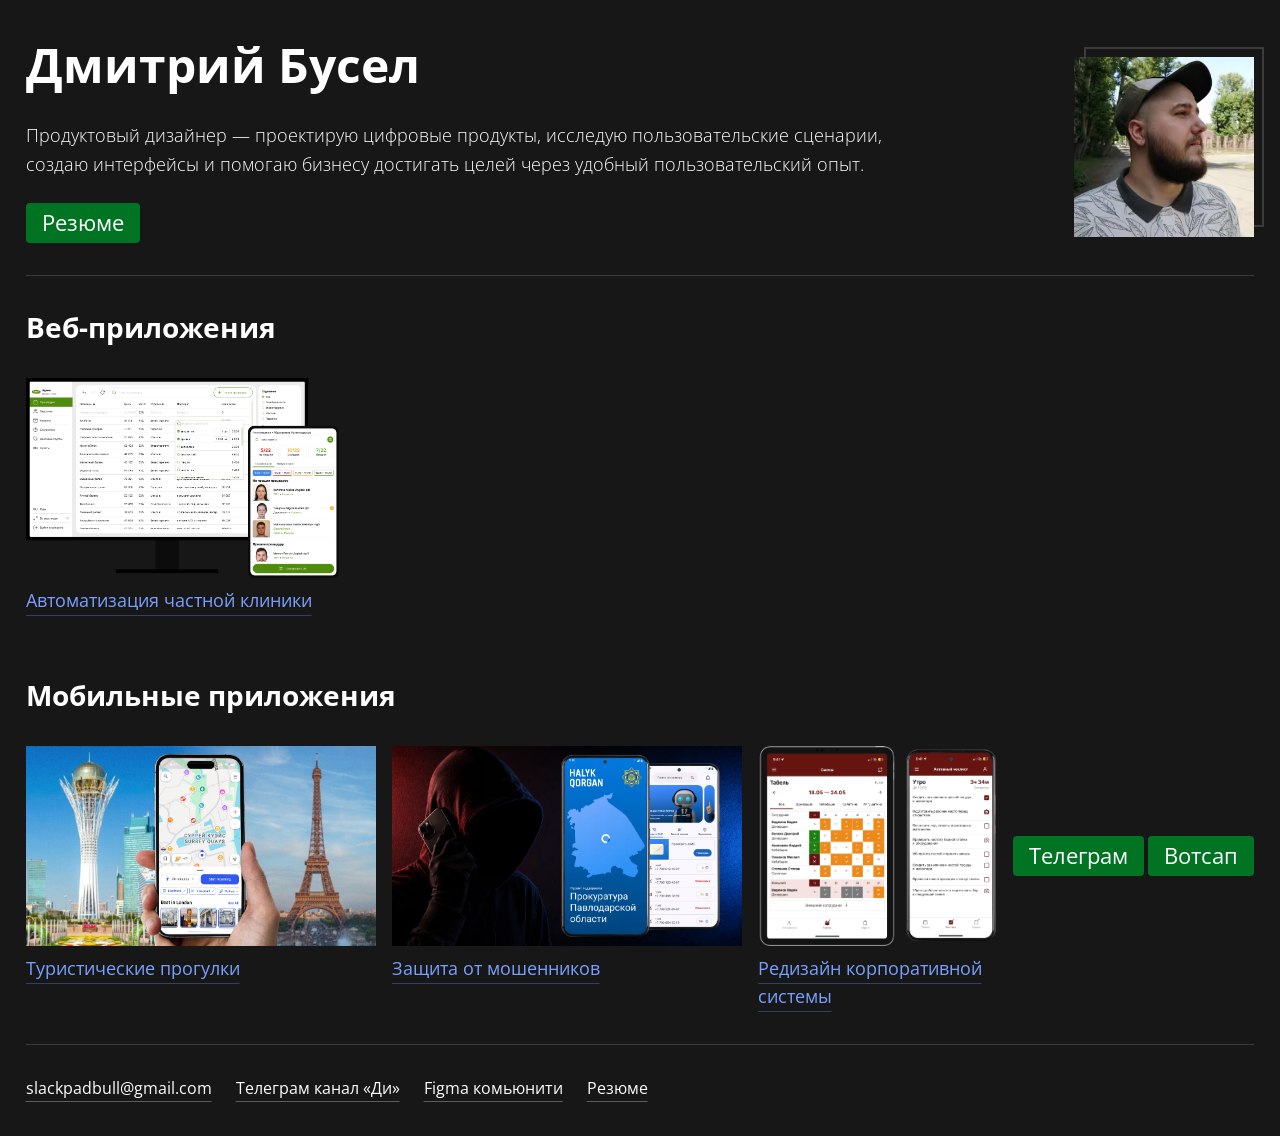
<file: index.html>
<!DOCTYPE html>
<html lang="ru">

<head>
  <meta charset="UTF-8">
  <meta name="viewport" content="width=device-width, initial-scale=1.0">

  <title>Дмитрий Бусел, продуктовый дизайнер</title>
  <link rel="icon" href="./assets/images/favicon.ico" type="image/x-icon" />
  <meta name="description"
    content="Портфолио продуктового дизайнера Дмитрия Бусела. Дизайн цифровых продуктов, исследование пользовательских сценариев, создание интерфейсов и&nbsp;помощь бизнесу в&nbsp;достижении целей через удобный пользовательский опыт." />

  <meta name="geo.region" content="KZ-PAV" />
  <meta name="geo.placename" content="Pavlodar" />
  <meta name="geo.position" content="52.2875;76.9674" />
  <meta name="ICBM" content="52.2875, 76.9674" />

  <meta name="robots" content="index, follow">

  <meta property="og:title" content="Продуктовый дизайнер" />
  <meta property="og:description"
    content="Дизайн цифровых продуктов, исследование пользовательских сценариев, создание интерфейсов и&nbsp;помощь бизнесу в&nbsp;достижении целей через удобный пользовательский опыт." />
  <meta property="og:image" content="https://dima.busel.kz/assets/img/preview.jpg" />

  <meta property="og:type" content="website">
  <meta property="og:url" content="https://dima.busel.kz/">
  <link rel="canonical" href="https://dima.busel.kz/">
  <meta property="og:site_name" content="Дмитрий Бусел — портфолио">

  <link rel="preconnect" href="https://fonts.googleapis.com">
  <link rel="preconnect" href="https://fonts.gstatic.com" crossorigin>
  <link href="https://fonts.googleapis.com/css2?family=Open+Sans:ital,wght@0,300..800;1,300..800&display=swap"
    rel="stylesheet">

  <link rel="stylesheet" href="./assets/css/style.css">
</head>

<body>


  <main>

    <div class="hero">

      <div class="about">

        <div class="avatar avatar-mobile">
          <div class="decor"></div>
          <img src="./assets/images/avatar.avif" alt="Фото: Дмитрий Бусел" />
        </div>

        <h1>Дмитрий Бусел</h1>

        <p>Продуктовый дизайнер&nbsp;&mdash; проектирую цифровые продукты, исследую пользовательские сценарии, создаю интерфейсы и&nbsp;помогаю бизнесу достигать целей через удобный пользовательский опыт.</p>

        <a href="https://docs.google.com/document/d/1TFCqY5TrbKjgYmMGzJi4ApslbBW3cc6D/edit?usp=sharing&ouid=107057437017257442245&rtpof=true&sd=true"
          target="_blank" class="btn">Резюме</a>
      </div>

      <div class="avatar avatar-desctop">
        <div class="decor"></div>
        <img src="./assets/images/avatar.avif" alt="Фото: Дмитрий Бусел" />
      </div>

    </div>


    <div class="portfolio">
      <section class="portfolio-container">
        <h2>Веб-приложения</h2>

        <div class="portfolio-cards">

          <a class="card" href="./OrzuMedical/">
            <div class="card-image">
              <img src="./OrzuMedical/images/main.png" alt="">
            </div>
  
            <p class="card-title">
              Автоматизация частной клиники
            </p>
          </a>

        </div>
      <section class="portfolio-container">
        <h2>Мобильные приложения</h2>

        <div class="portfolio-cards">

          <a class="card" href="./NoThinkTravel/">
            <div class="card-image">
              <img src="./NoThinkTravel/images/main.avif" alt="">
            </div>

            <p class="card-title">
              Туристические прогулки
            </p>
          </a>

          <a class="card" href="./HalykQorgan/">
            <div class="card-image">
              <img src="./HalykQorgan/images/main.avif" alt="">
            </div>
  
            <p class="card-title">
              Защита от&nbsp;мошенников
            </p>
          </a>

          <a class="card" href="./Izmir/">
            <div class="card-image">
              <img src="./Izmir/images/main.png" alt="">
            </div>
  
            <p class="card-title">
              Редизайн корпоративной системы
            </p>
          </a>

        </div>


      </section>
    </div>
  </main>

  <footer>
    <a href="mailto:slackpadbull@gmail.com">slackpadbull@gmail.com</a>
    <a href="tg://resolve?domain=didi_designer" target="_blank">Телеграм канал «Ди»</a>
    <a href="https://www.figma.com/@didi_designer" target="_blank">Figma комьюнити</a>
    <a href="https://docs.google.com/document/d/1TFCqY5TrbKjgYmMGzJi4ApslbBW3cc6D/edit?usp=sharing&ouid=107057437017257442245&rtpof=true&sd=true"
      target="_blank">Резюме</a>
    <div class="empty"></div>
  </footer>

  <div class="contact">
    <a href="tg://resolve?domain=Busel_Dmitry" class="btn">Телеграм</a>
    <a href="https://wa.me/77007794467" target="_blank" class="btn">Вотсап</a>
  </div>
</body>

</html>
</file>
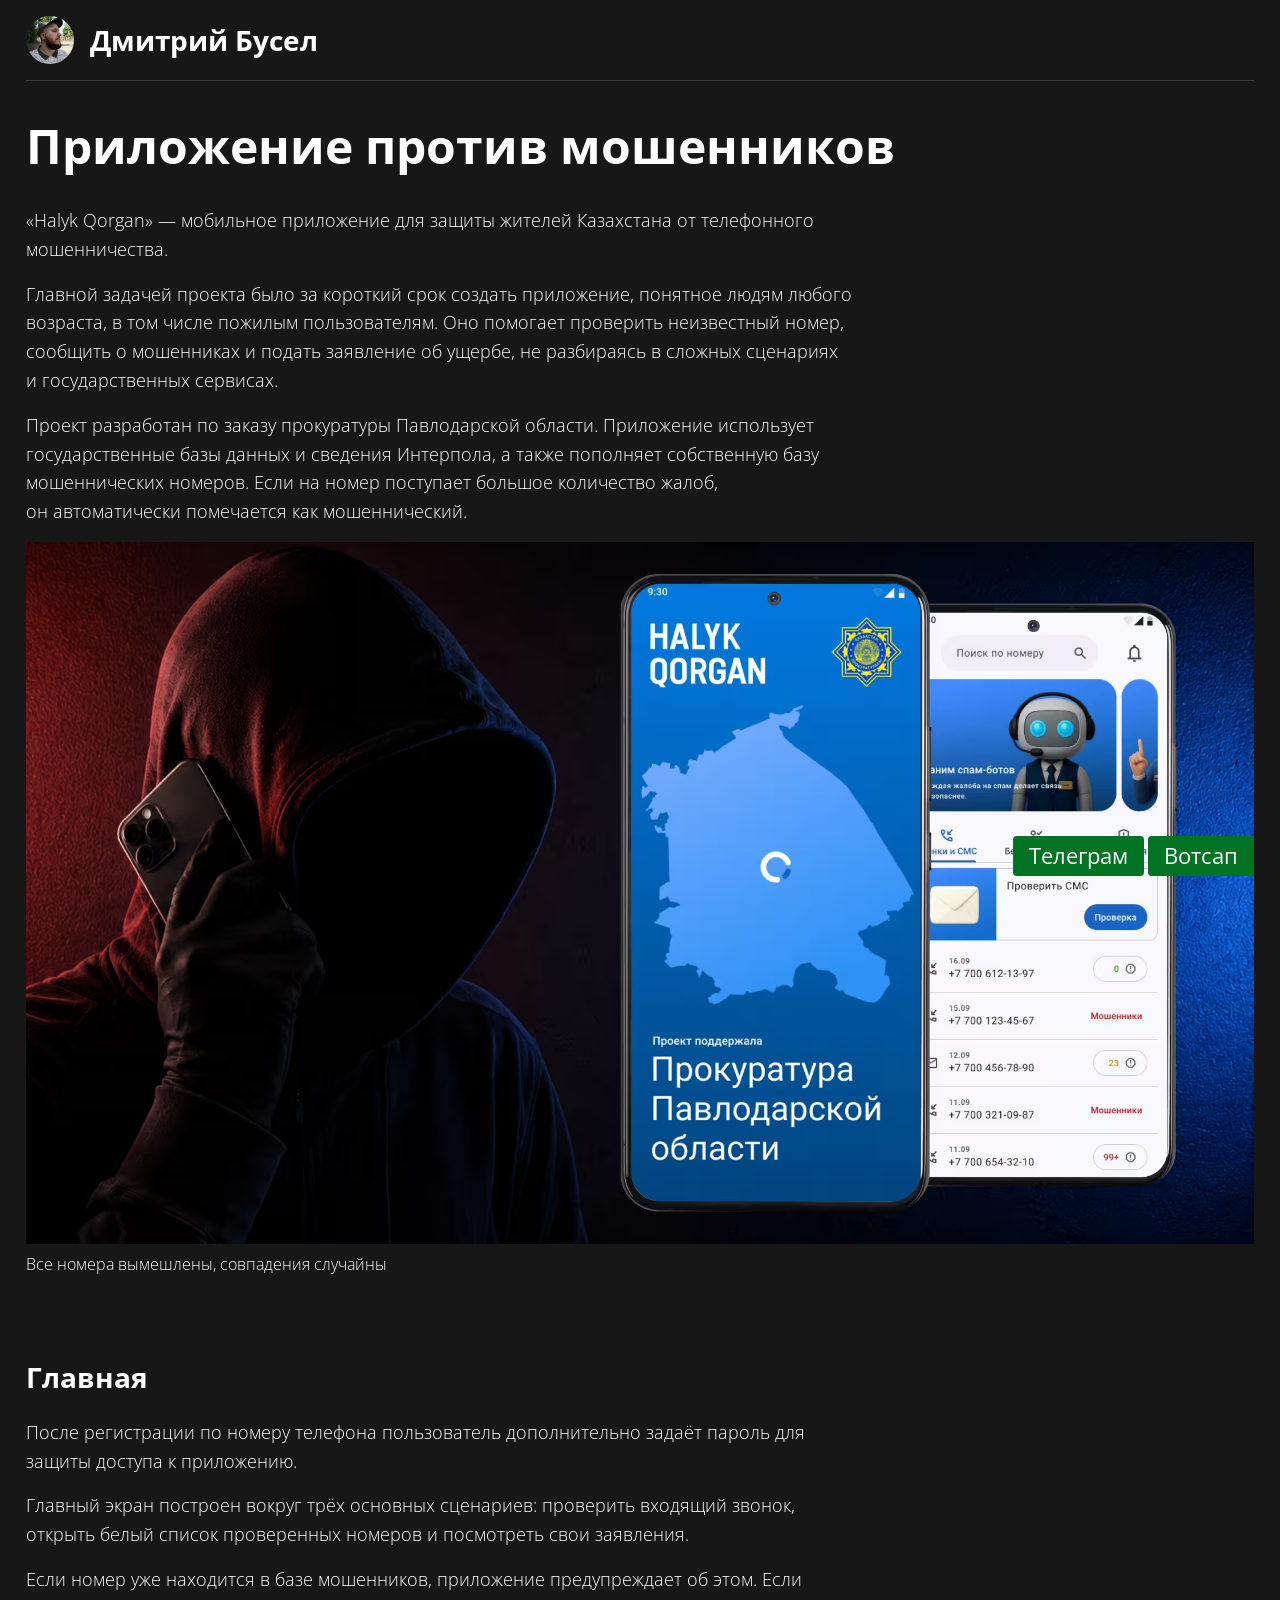
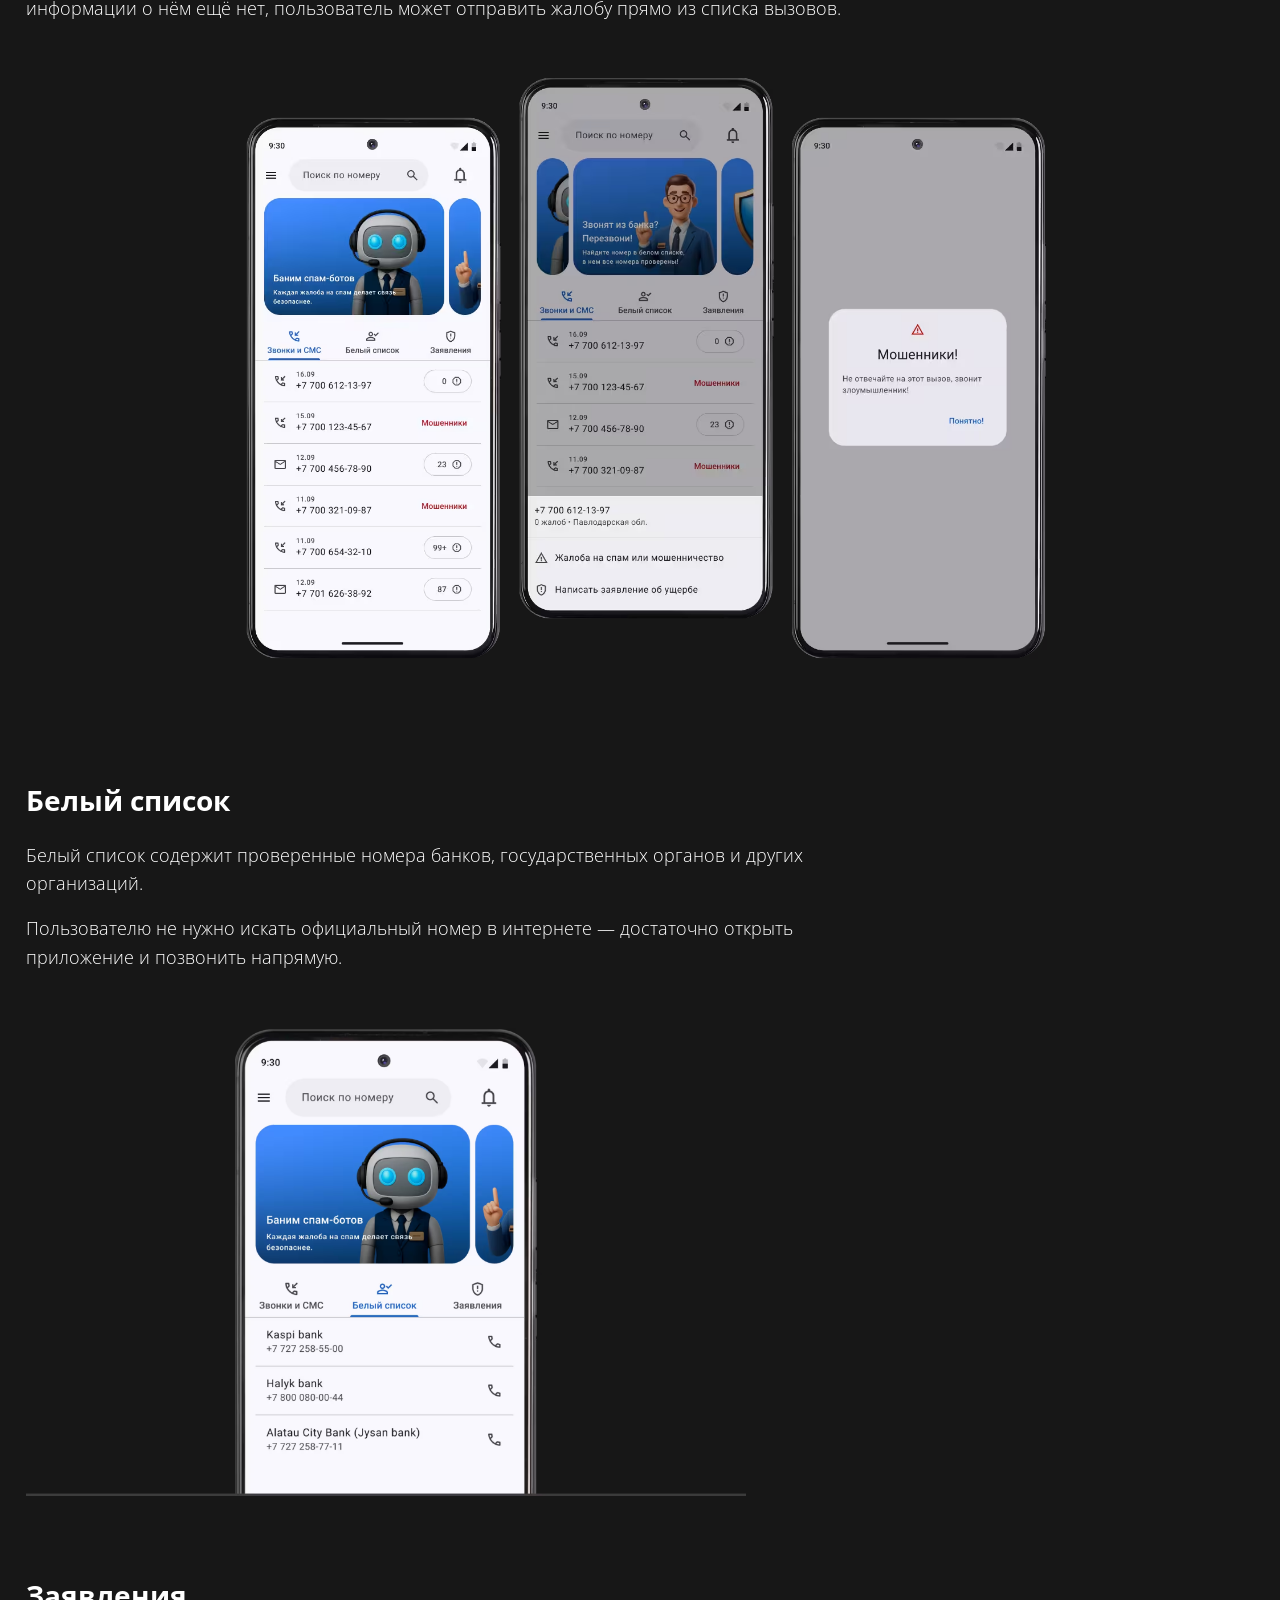
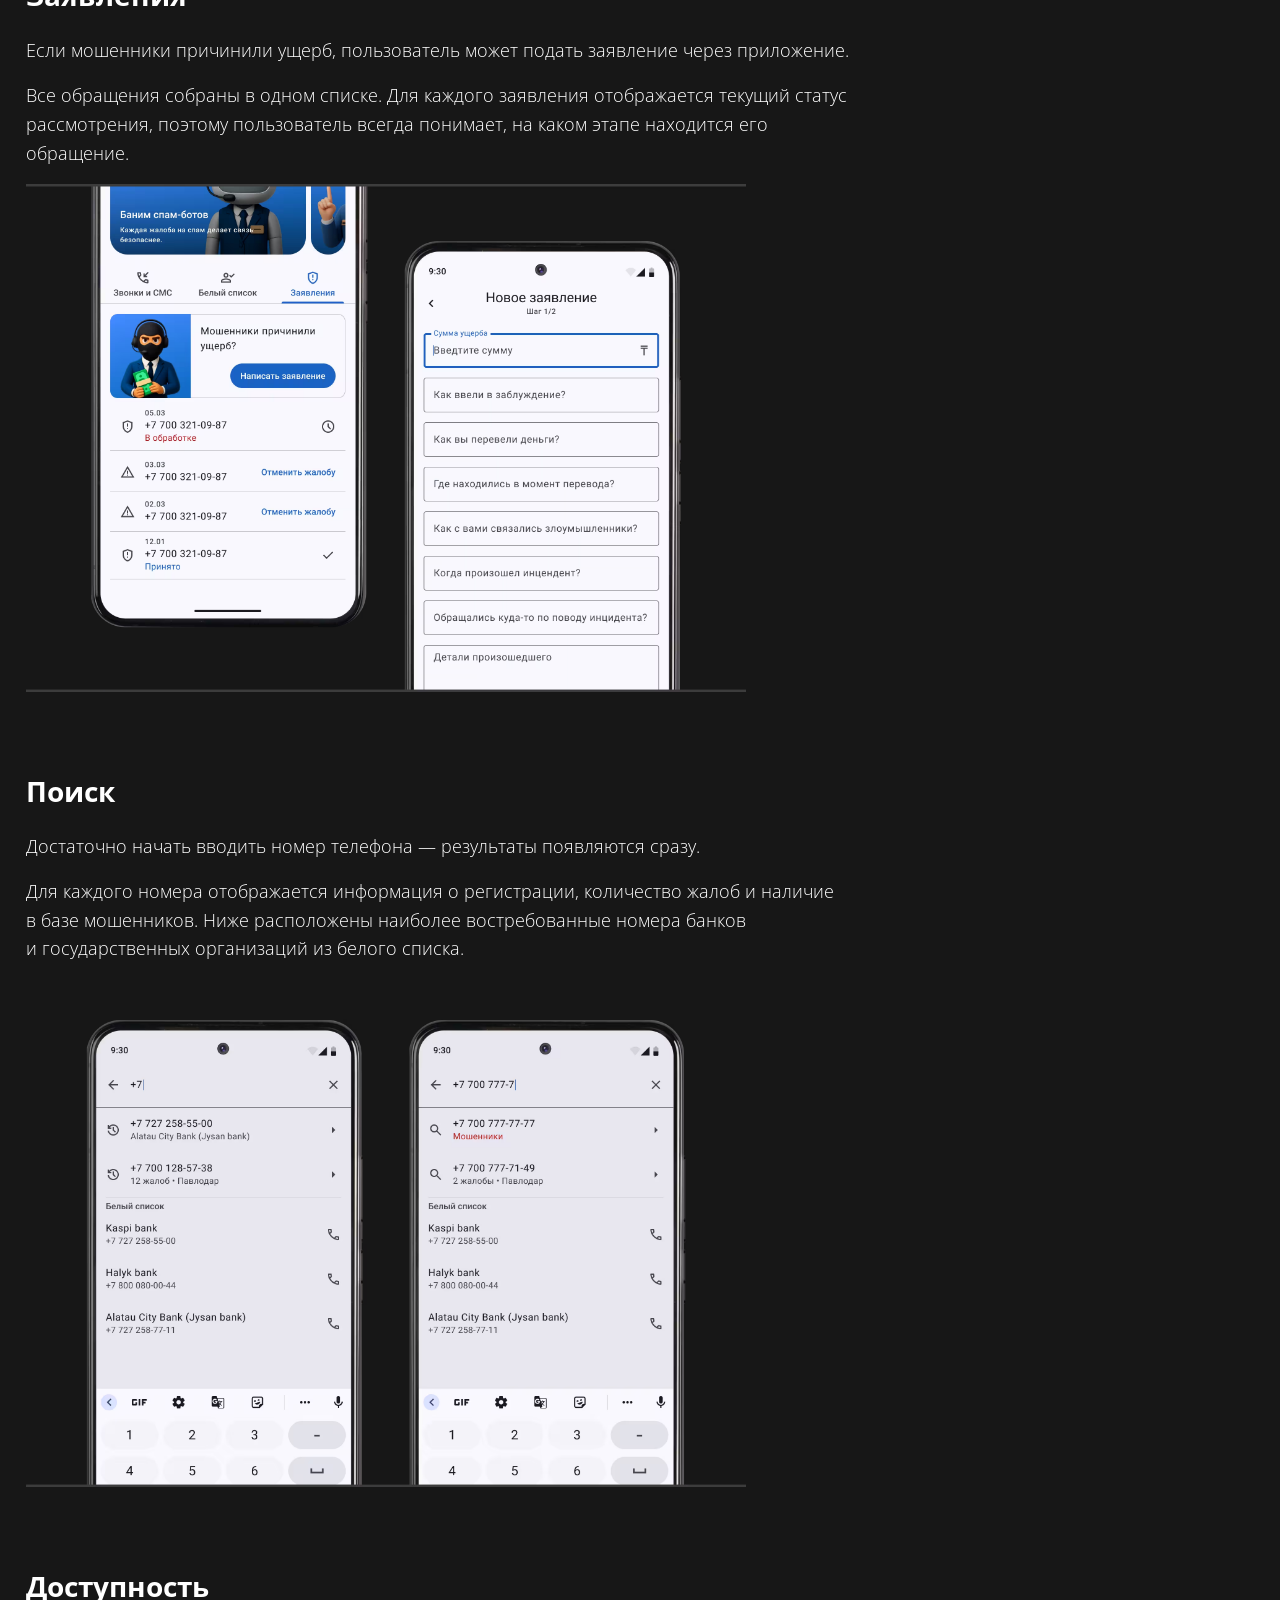
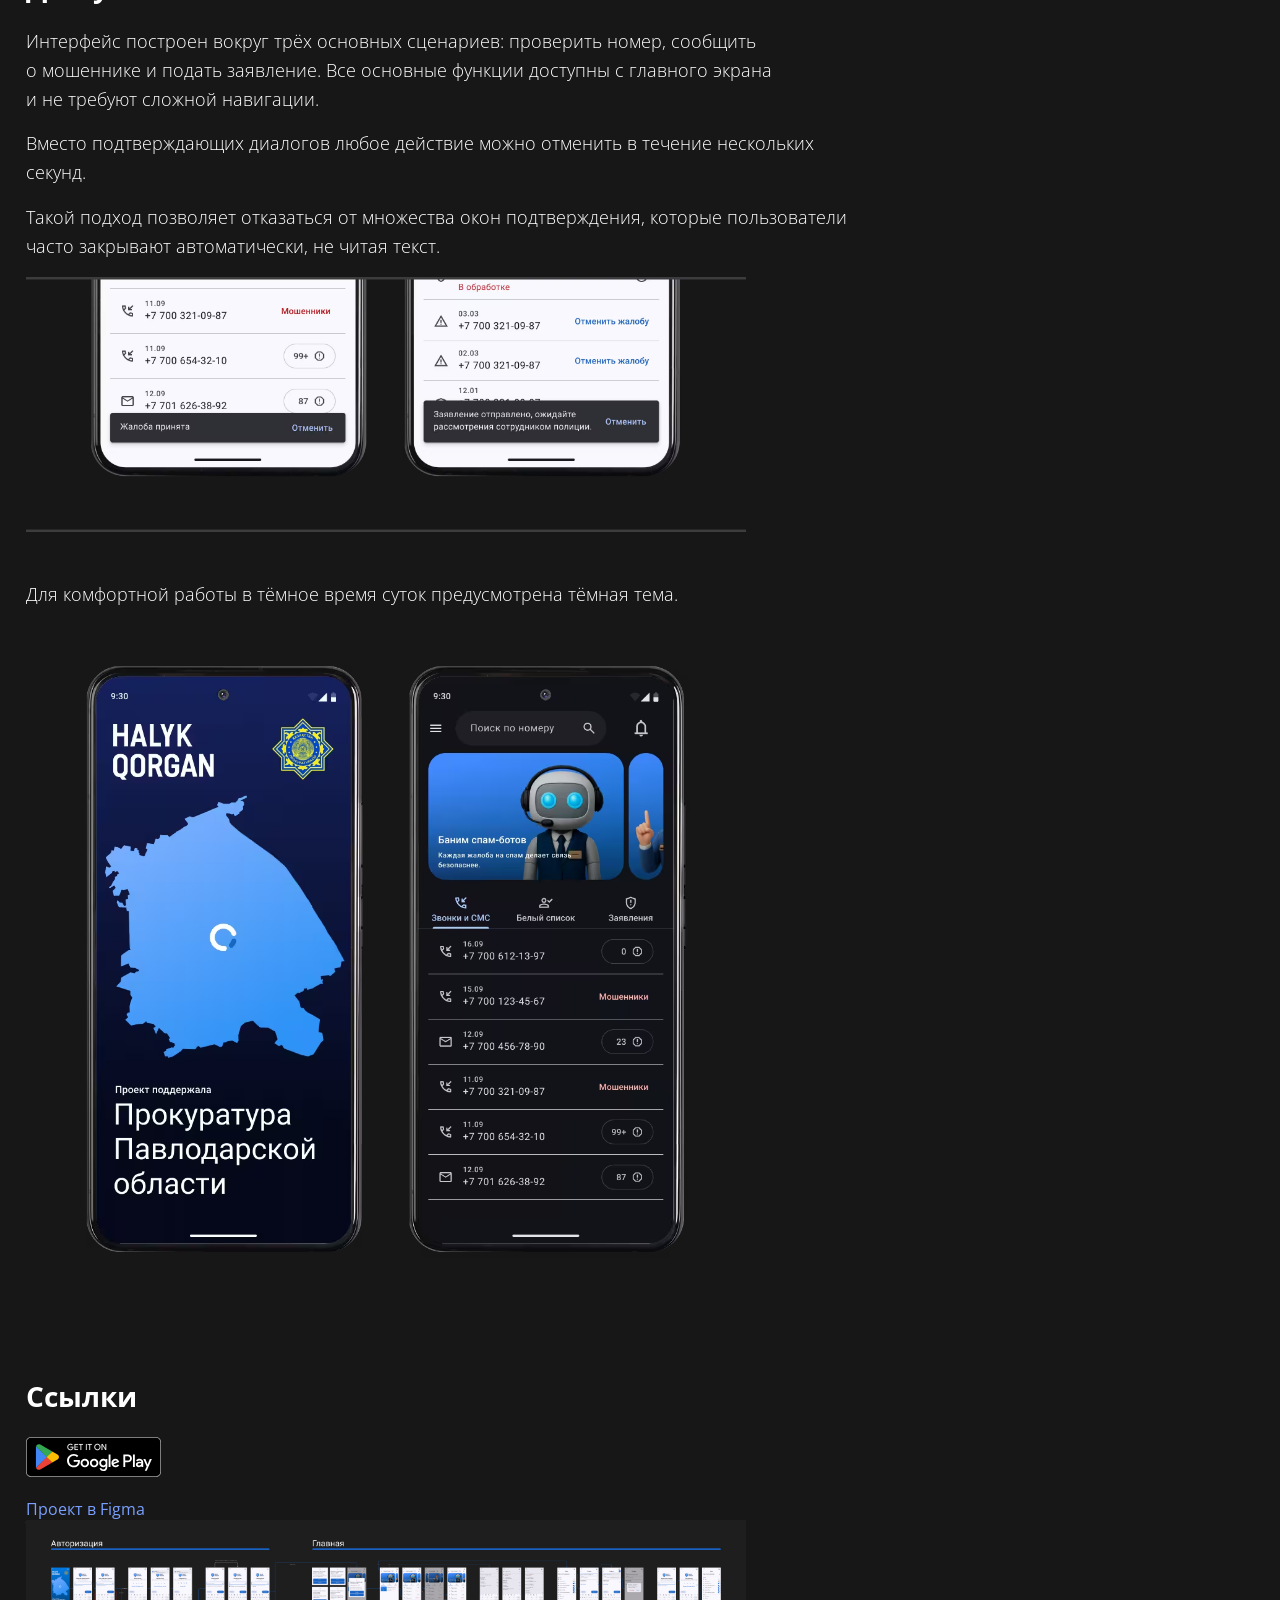
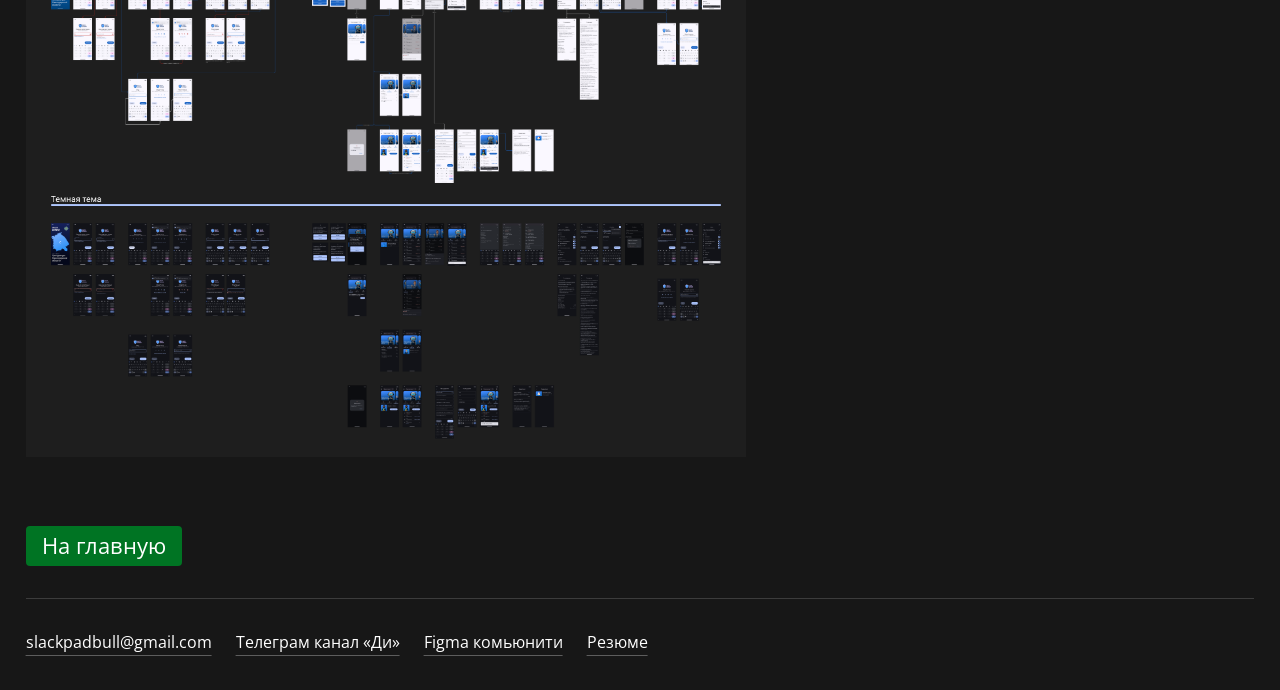
<file: HalykQorgan/index.html>
<!DOCTYPE html>
<html lang="ru">

<head>
  <meta charset="UTF-8">
  <meta name="viewport" content="width=device-width, initial-scale=1.0">

  <title>Приложение против мошенников</title>
  <link rel="icon" href="../assets/images/favicon.ico" type="image/x-icon" />

  <meta property="og:title" content="Приложение против мошенников" />
  <meta property="og:description"
    content="Помогает выявить мошенников, проверить номера банков и&nbsp;подать заявление о&nbsp;финансовом ущербе." />
  <meta property="og:image" content="./images/preview.jpg" />

  <link rel="preconnect" href="https://fonts.googleapis.com">
  <link rel="preconnect" href="https://fonts.gstatic.com" crossorigin>
  <link href="https://fonts.googleapis.com/css2?family=Open+Sans:ital,wght@0,300..800;1,300..800&display=swap"
    rel="stylesheet">

  <link rel="stylesheet" href="../assets/css/style.css">
</head>

<body>
  <header>
    <a class="me" href="/">
      <img src="../assets/images/avatar.avif" alt="" width="48" height="48">
      <h2>Дмитрий Бусел</h2>
    </a>
  </header>
  <main>
    <div class="project-loyaut">

      <h1>Приложение против мошенников</h1>
      <p>&laquo;Halyk Qorgan&raquo;&nbsp;&mdash; мобильное приложение для защиты жителей Казахстана от&nbsp;телефонного мошенничества.
      </p>
      <p>Главной задачей проекта было за&nbsp;короткий срок создать приложение, понятное людям любого возраста, в&nbsp;том числе пожилым пользователям. Оно помогает проверить неизвестный номер, сообщить о&nbsp;мошенниках и&nbsp;подать заявление об&nbsp;ущербе, не&nbsp;разбираясь в&nbsp;сложных сценариях и&nbsp;государственных сервисах.
      </p>
      <p>Проект разработан по&nbsp;заказу прокуратуры Павлодарской области. Приложение использует государственные базы данных и&nbsp;сведения Интерпола, а&nbsp;также пополняет собственную базу мошеннических номеров. Если на&nbsp;номер поступает большое количество жалоб, он&nbsp;автоматически помечается как мошеннический.
      </p>
      <div class="project-photo fill">
        <img src="./images/main.avif" alt="Приложение против мошенников">
        <p>Все номера вымешлены, совпадения случайны</p>
      </div>

      <h2>Главная</h2>
      <p>После регистрации по&nbsp;номеру телефона пользователь дополнительно задаёт пароль для защиты доступа к&nbsp;приложению.
      </p>
      <p>Главный экран построен вокруг трёх основных сценариев: проверить входящий звонок, открыть белый список проверенных номеров и&nbsp;посмотреть свои заявления.</p>
      <p>Если номер уже находится в&nbsp;базе мошенников, приложение предупреждает об&nbsp;этом. Если информации о&nbsp;нём ещё нет, пользователь может отправить жалобу прямо из&nbsp;списка вызовов.</p>
      <div class="project-photo fill">
        <img src="./images/interface.avif" alt="Главная">
        <!-- <p>Текст под фото</p> -->
      </div>

      <H2>Белый список</H2>
      <P>Белый список содержит проверенные номера банков, государственных органов и&nbsp;других организаций.</P>
      <P>Пользователю не&nbsp;нужно искать официальный номер в&nbsp;интернете&nbsp;&mdash; достаточно открыть приложение и&nbsp;позвонить напрямую.</P>
      <div class="project-photo">
        <img src="./images/white.avif" alt="Белый список">
        <!-- <p>Текст под фото</p> -->
      </div>
      
      <h2>Заявления</h2>
      <p>Если мошенники причинили ущерб, пользователь может подать заявление через приложение.</p>
      <p>Все обращения собраны в&nbsp;одном списке. Для каждого заявления отображается текущий статус рассмотрения, поэтому пользователь всегда понимает, на&nbsp;каком этапе находится его обращение.</p>
      <div class="project-photo">
        <img src="./images/statement.avif" alt="Заявления">
        <!-- <p>Текст под фото</p> -->
      </div>

      <h2>Поиск</h2>
      <p>Достаточно начать вводить номер телефона&nbsp;&mdash; результаты появляются сразу.</p>
      <p>Для каждого номера отображается информация о&nbsp;регистрации, количество жалоб и&nbsp;наличие в&nbsp;базе мошенников. Ниже расположены наиболее востребованные номера банков и&nbsp;государственных организаций из&nbsp;белого списка.</p>
      <div class="project-photo">
        <img src="./images/search.avif" alt="Поиск">
        <!-- <p>Текст под фото</p> -->
      </div>

      <h2>Доступность</h2>
      <p>Интерфейс построен вокруг трёх основных сценариев: проверить номер, сообщить о&nbsp;мошеннике и&nbsp;подать заявление. Все основные функции доступны с&nbsp;главного экрана и&nbsp;не&nbsp;требуют сложной навигации.</p>
      <p>Вместо подтверждающих диалогов любое действие можно отменить в&nbsp;течение нескольких секунд.</p>
      <p>Такой подход позволяет отказаться от&nbsp;множества окон подтверждения, которые пользователи часто закрывают автоматически, не&nbsp;читая текст.</p>
      <div class="project-photo">
        <img src="./images/cancellation.avif" alt="Возможность ошибиться">
        <!-- <p>Текст под фото</p> -->
      </div>
      <p>Для комфортной работы в&nbsp;тёмное время суток предусмотрена тёмная тема.</p>
      <div class="project-photo">
        <img src="./images/dark.avif" alt="Темная тема">
        <!-- <p>Текст под фото</p> -->
      </div>
      
      <h2>Ссылки</h2>
      
      <div class="store">
        <!-- <a class="store-button" data-store="ios" aria-label="Скачать в App Store"
        href="https://apps.apple.com/app/id6761536471">
          <img src="../assets/images/apple-badge.svg" alt="Скачать в App Store">
        </a> -->
        <a class="store-button" data-store="android" aria-label="Скачайте в Google Play"
        href="https://play.google.com/store/apps/details?id=org.nothink.travel">
          <img src="../assets/images/google-play-badge.svg" alt="Скачайте в Google Play">
        </a>
      </div>
      
      <div class="project-photo">
        <a
        href="https://www.figma.com/community/file/1569071755578849208/material-kit-android-app-material-kit-color-tokens">Проект
        в Figma
        <img src="./images/project.png" alt="Весь проект">
      </a>
        <!-- <p>Текст под фото</p> -->
        </div>
      </div>
      
      <a class="btn" href="/">На главную</a>

    </div>

  </main>

  <footer>
    <a href="mailto:slackpadbull@gmail.com" >slackpadbull@gmail.com</a>
    <a href="tg://resolve?domain=didi_designer" target="_blank">Телеграм канал «Ди»</a>
    <a href="https://www.figma.com/@didi_designer" target="_blank">Figma комьюнити</a>
    <a href="https://docs.google.com/document/d/1TFCqY5TrbKjgYmMGzJi4ApslbBW3cc6D/edit?usp=sharing&ouid=107057437017257442245&rtpof=true&sd=true"
      target="_blank">Резюме</a>
    <div class="empty"></div>
  </footer>

  <div class="contact">
    <a href="tg://resolve?domain=Busel_Dmitry" class="btn">Телеграм</a>
    <a href="https://wa.me/77007794467" target="_blank" class="btn">Вотсап</a>
  </div>
</body>

</html>
</file>
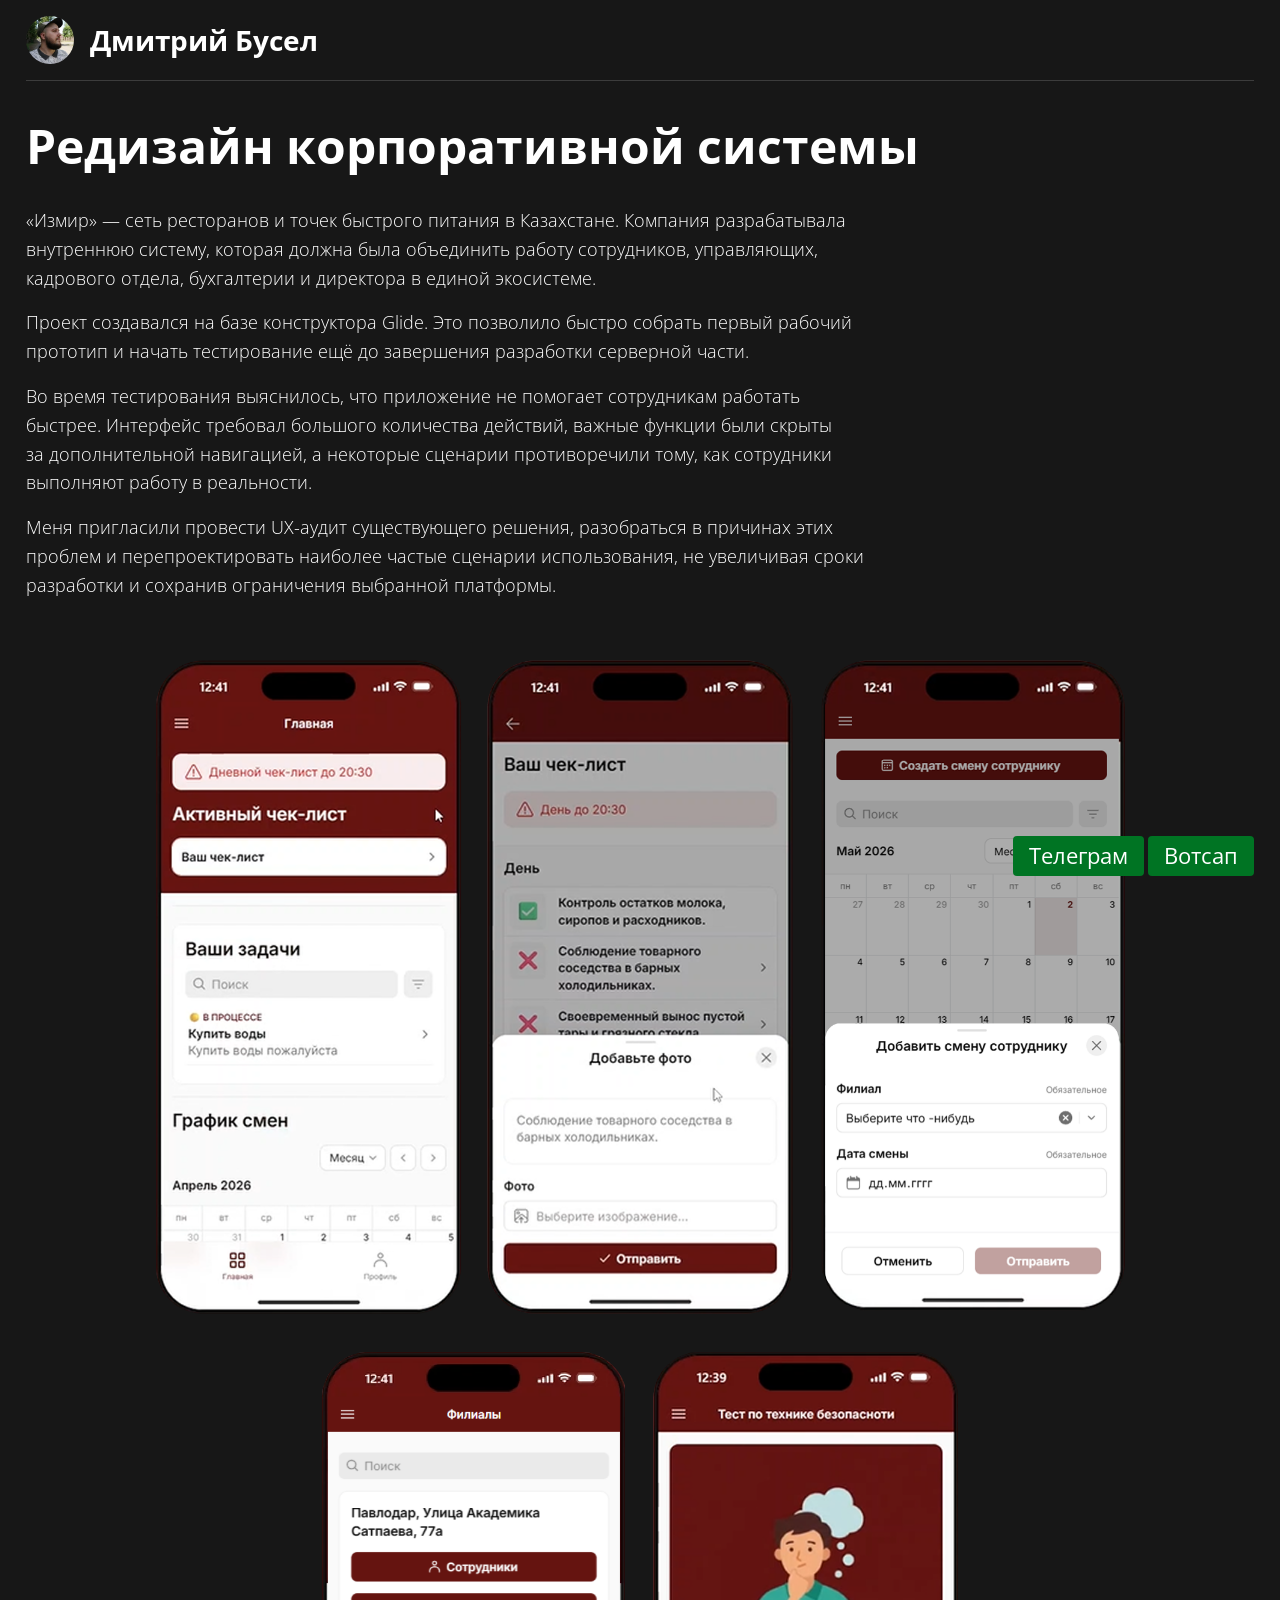
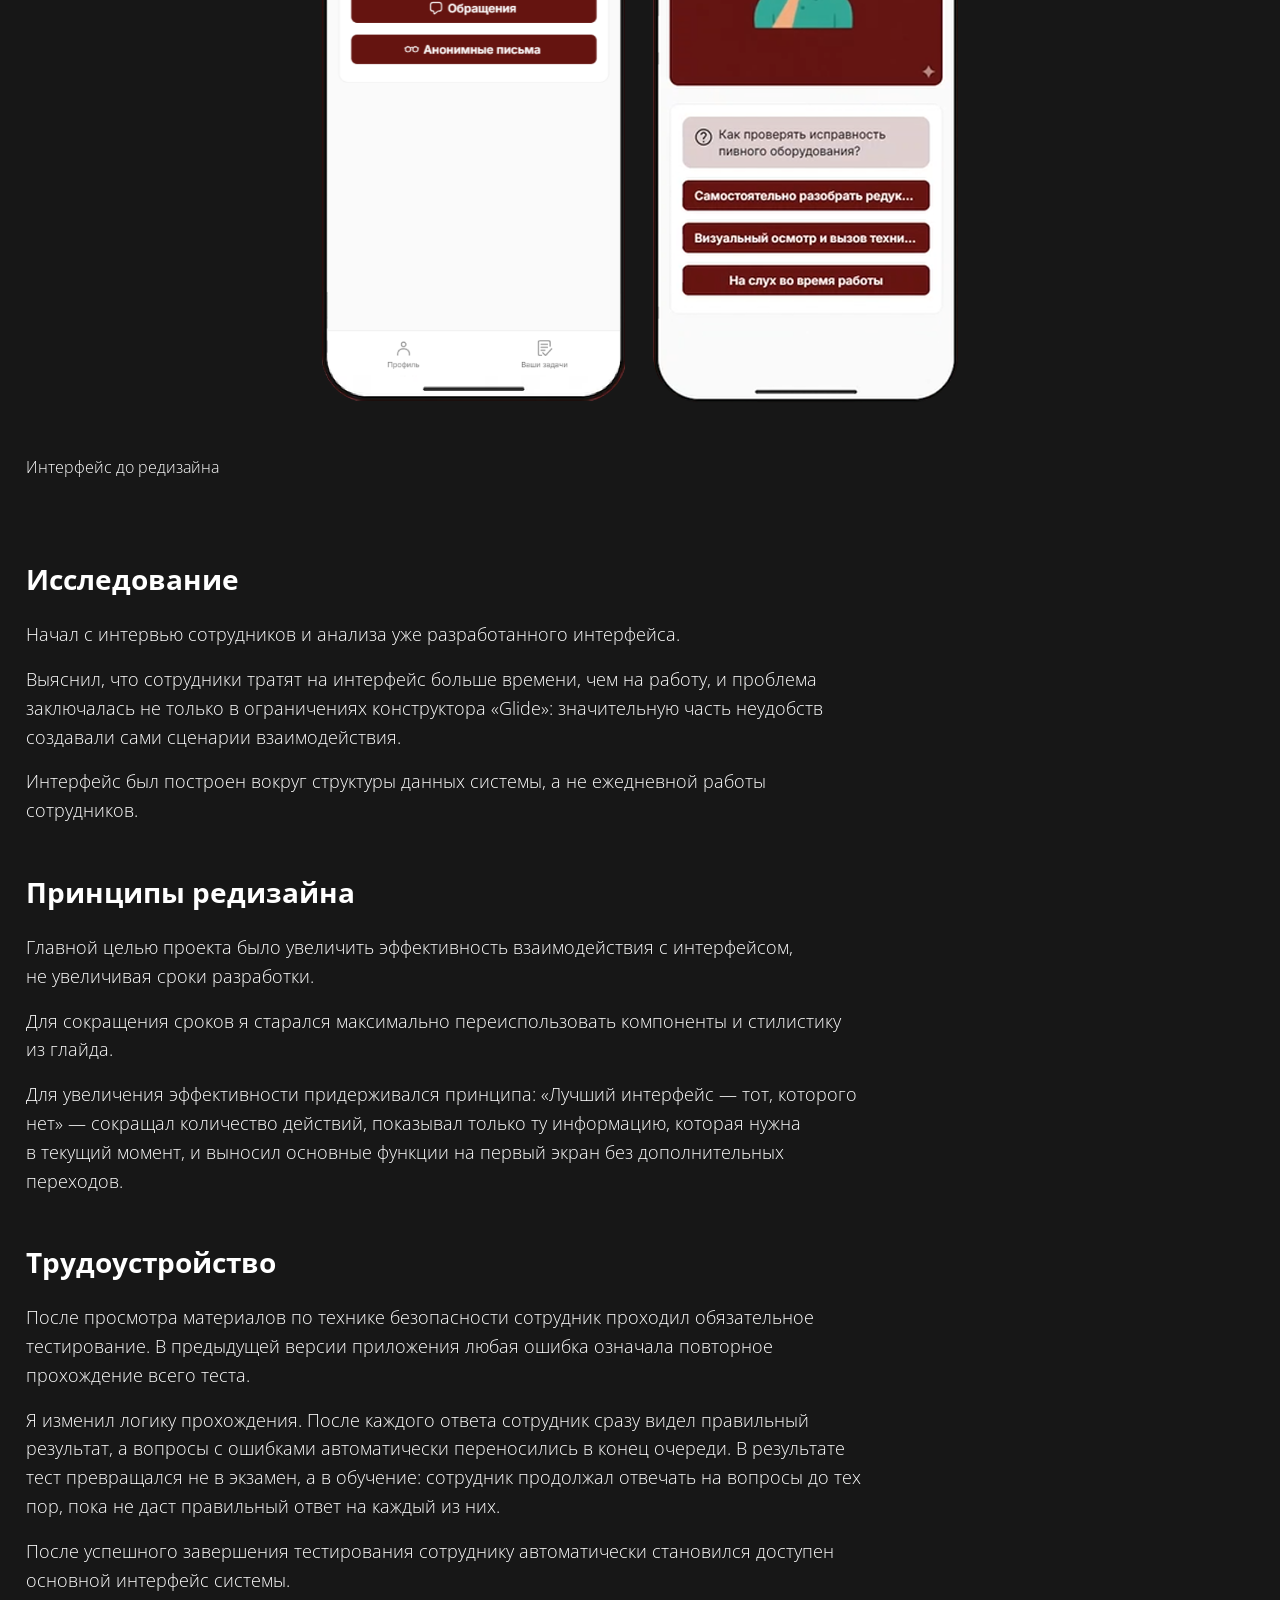
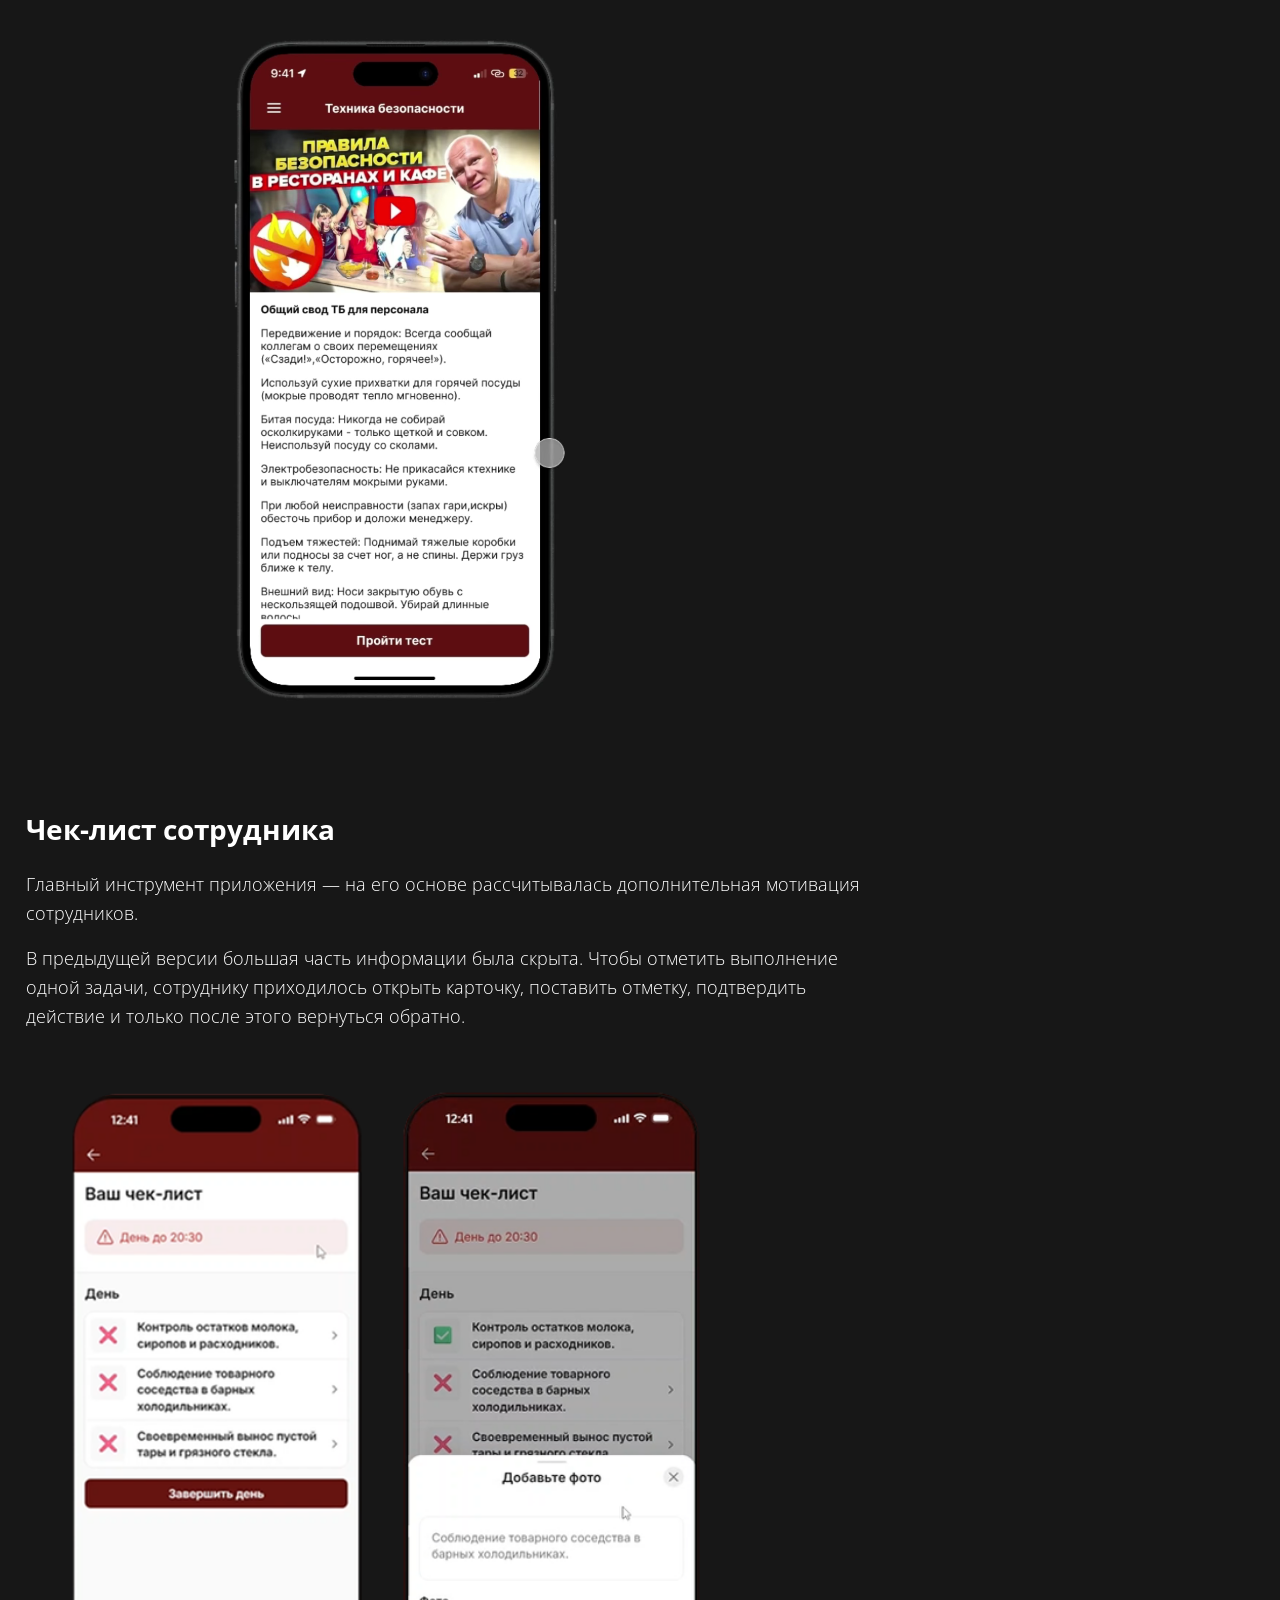
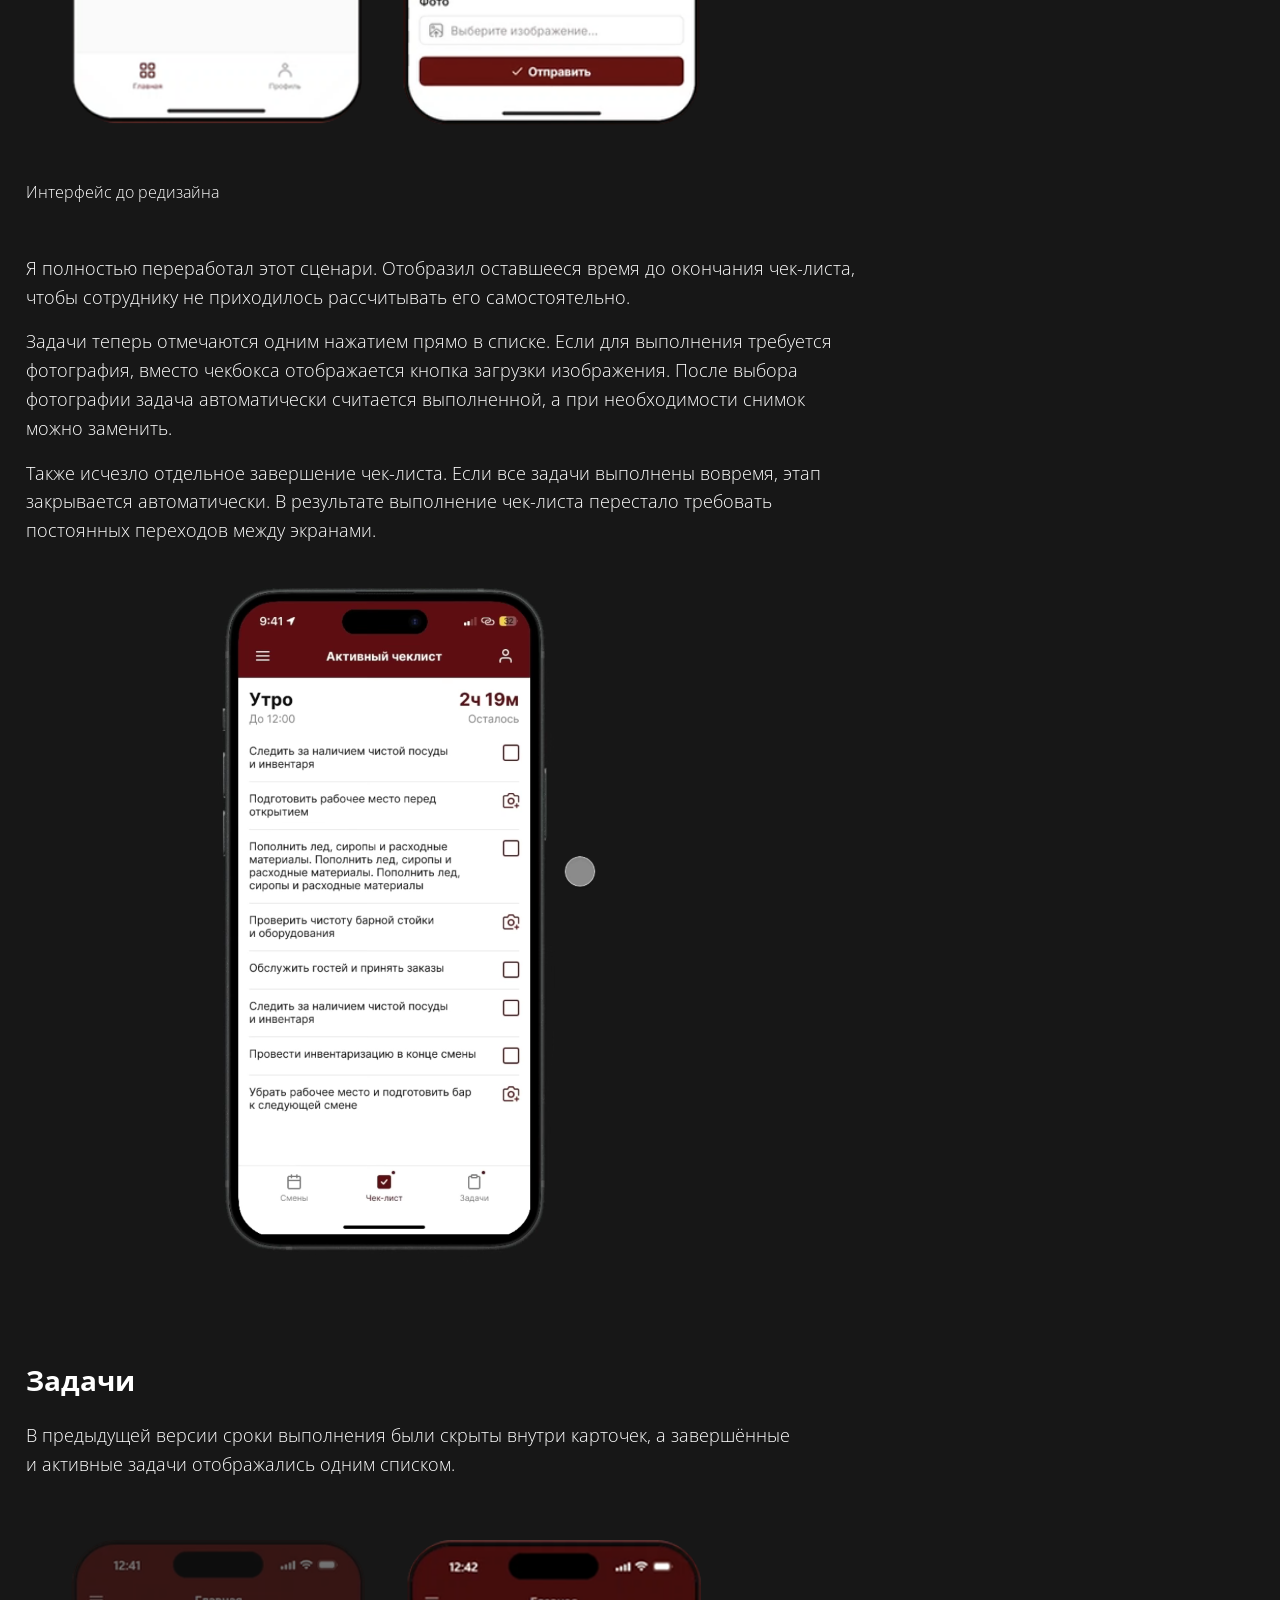
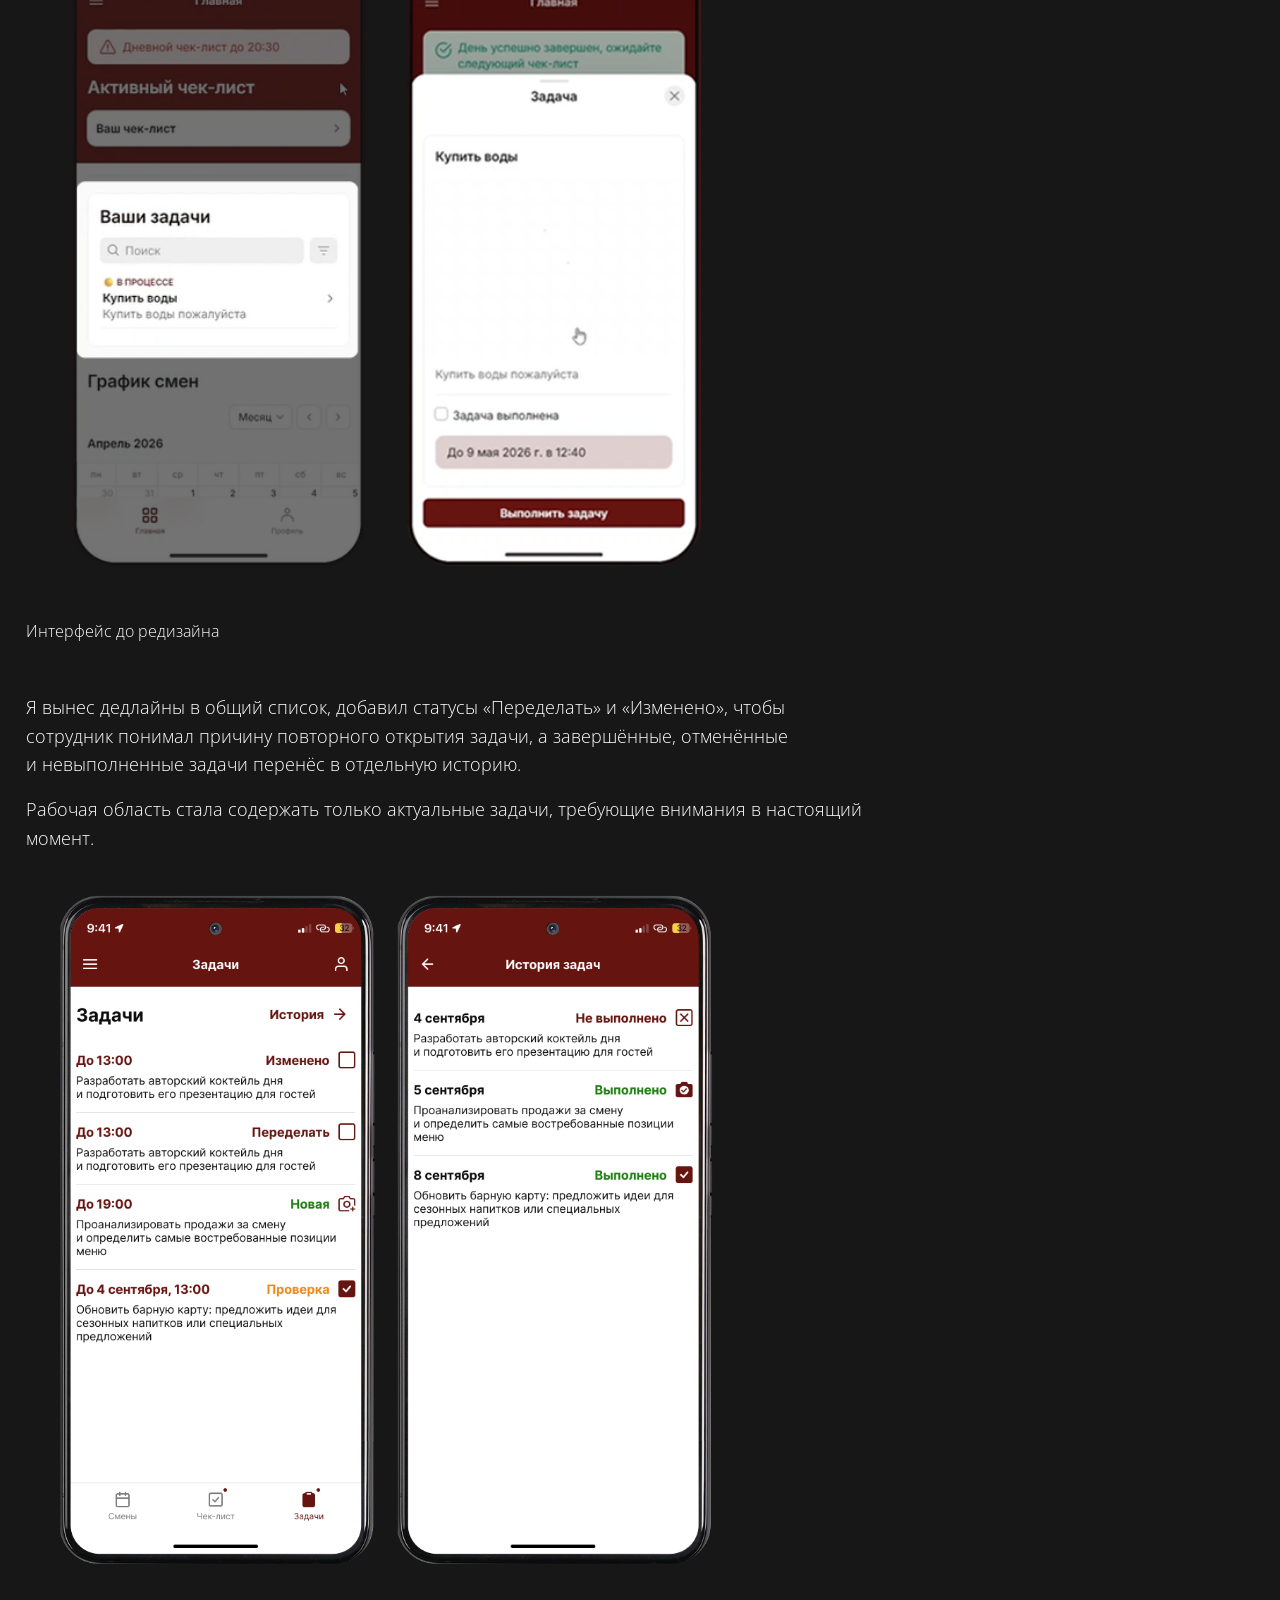
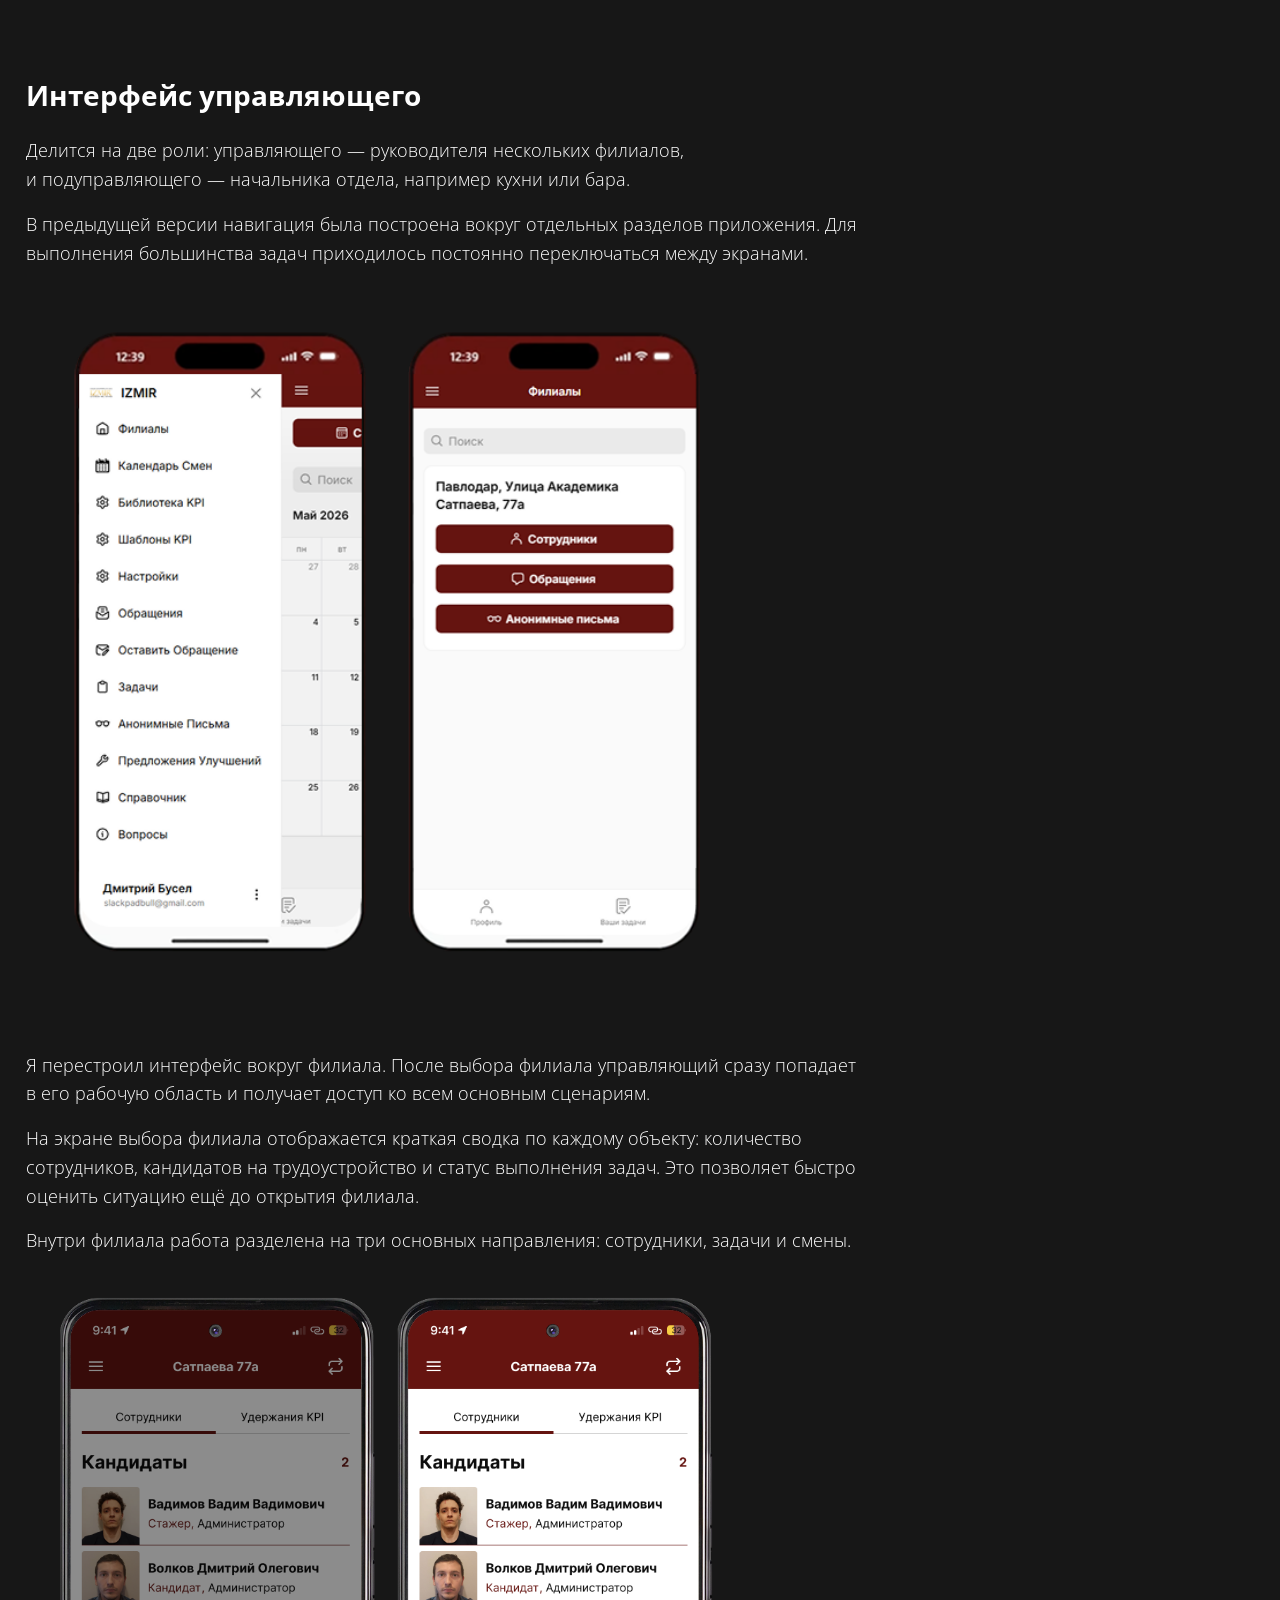
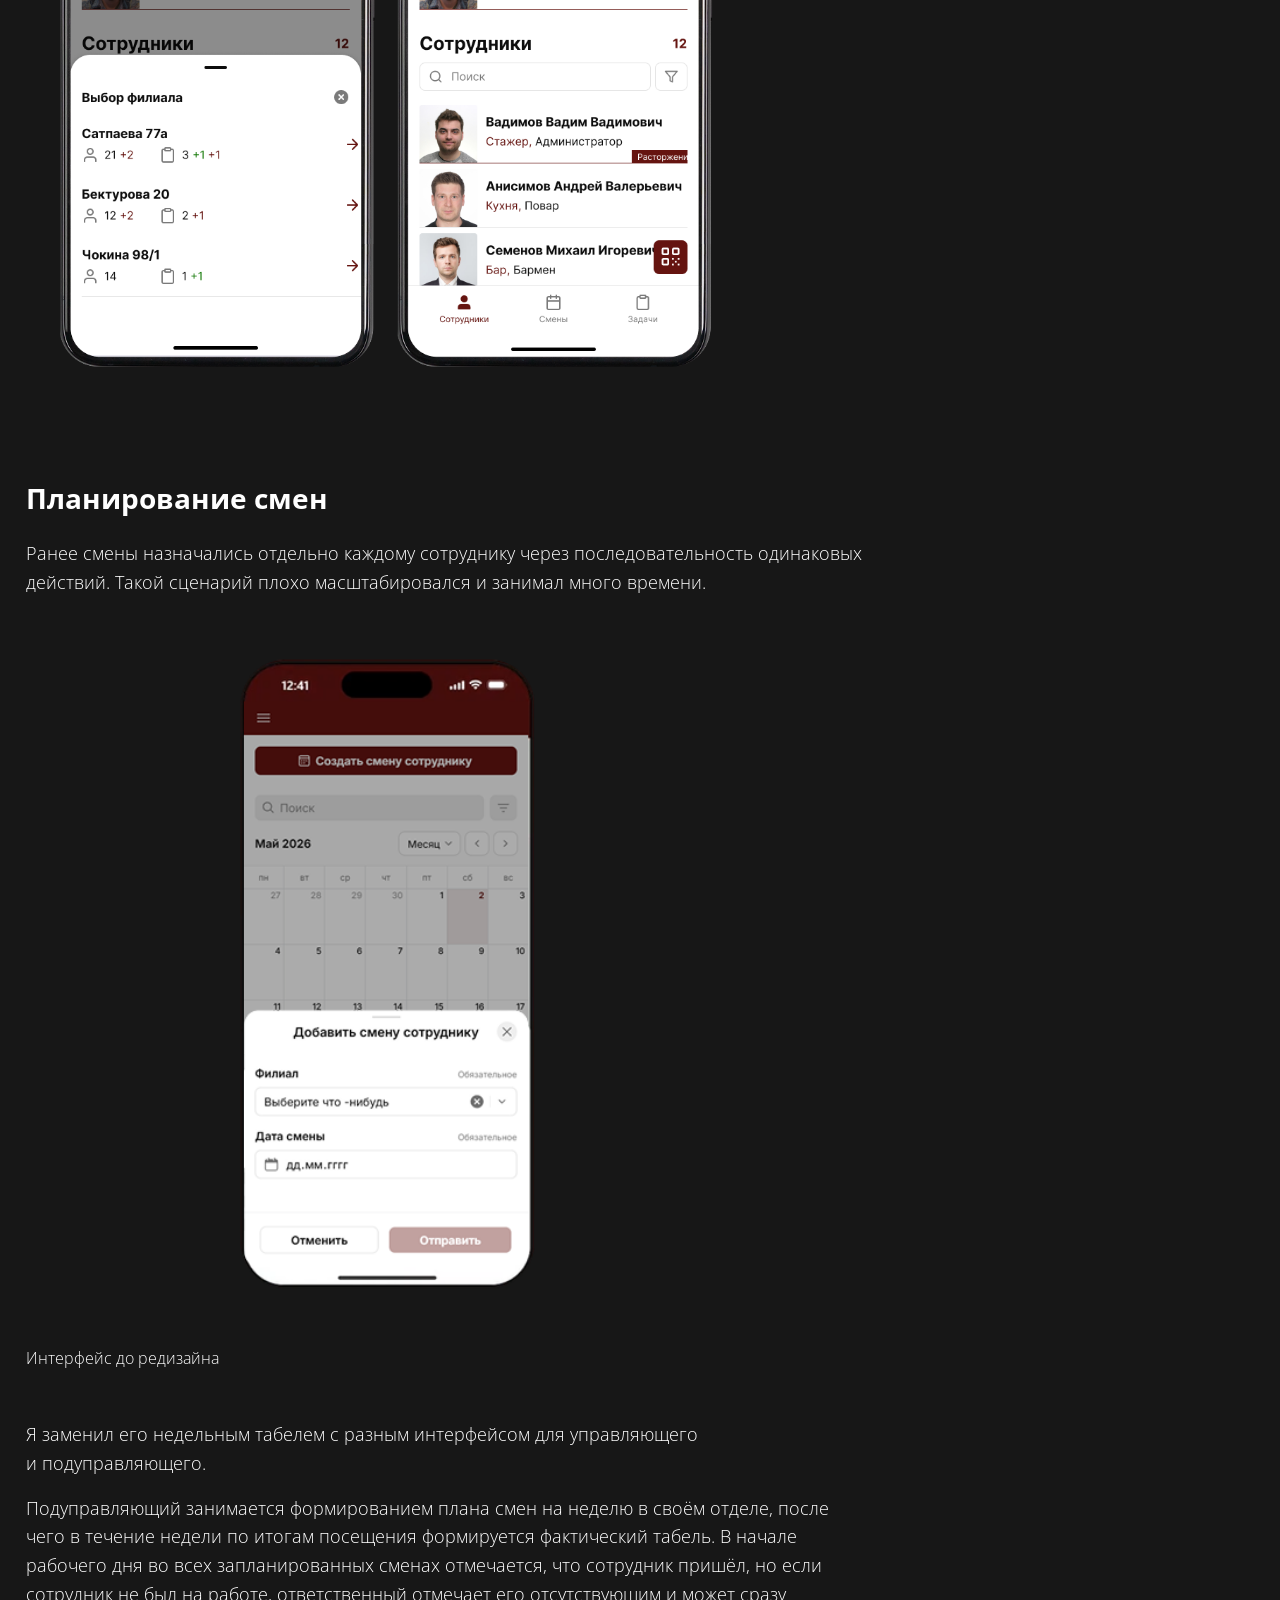
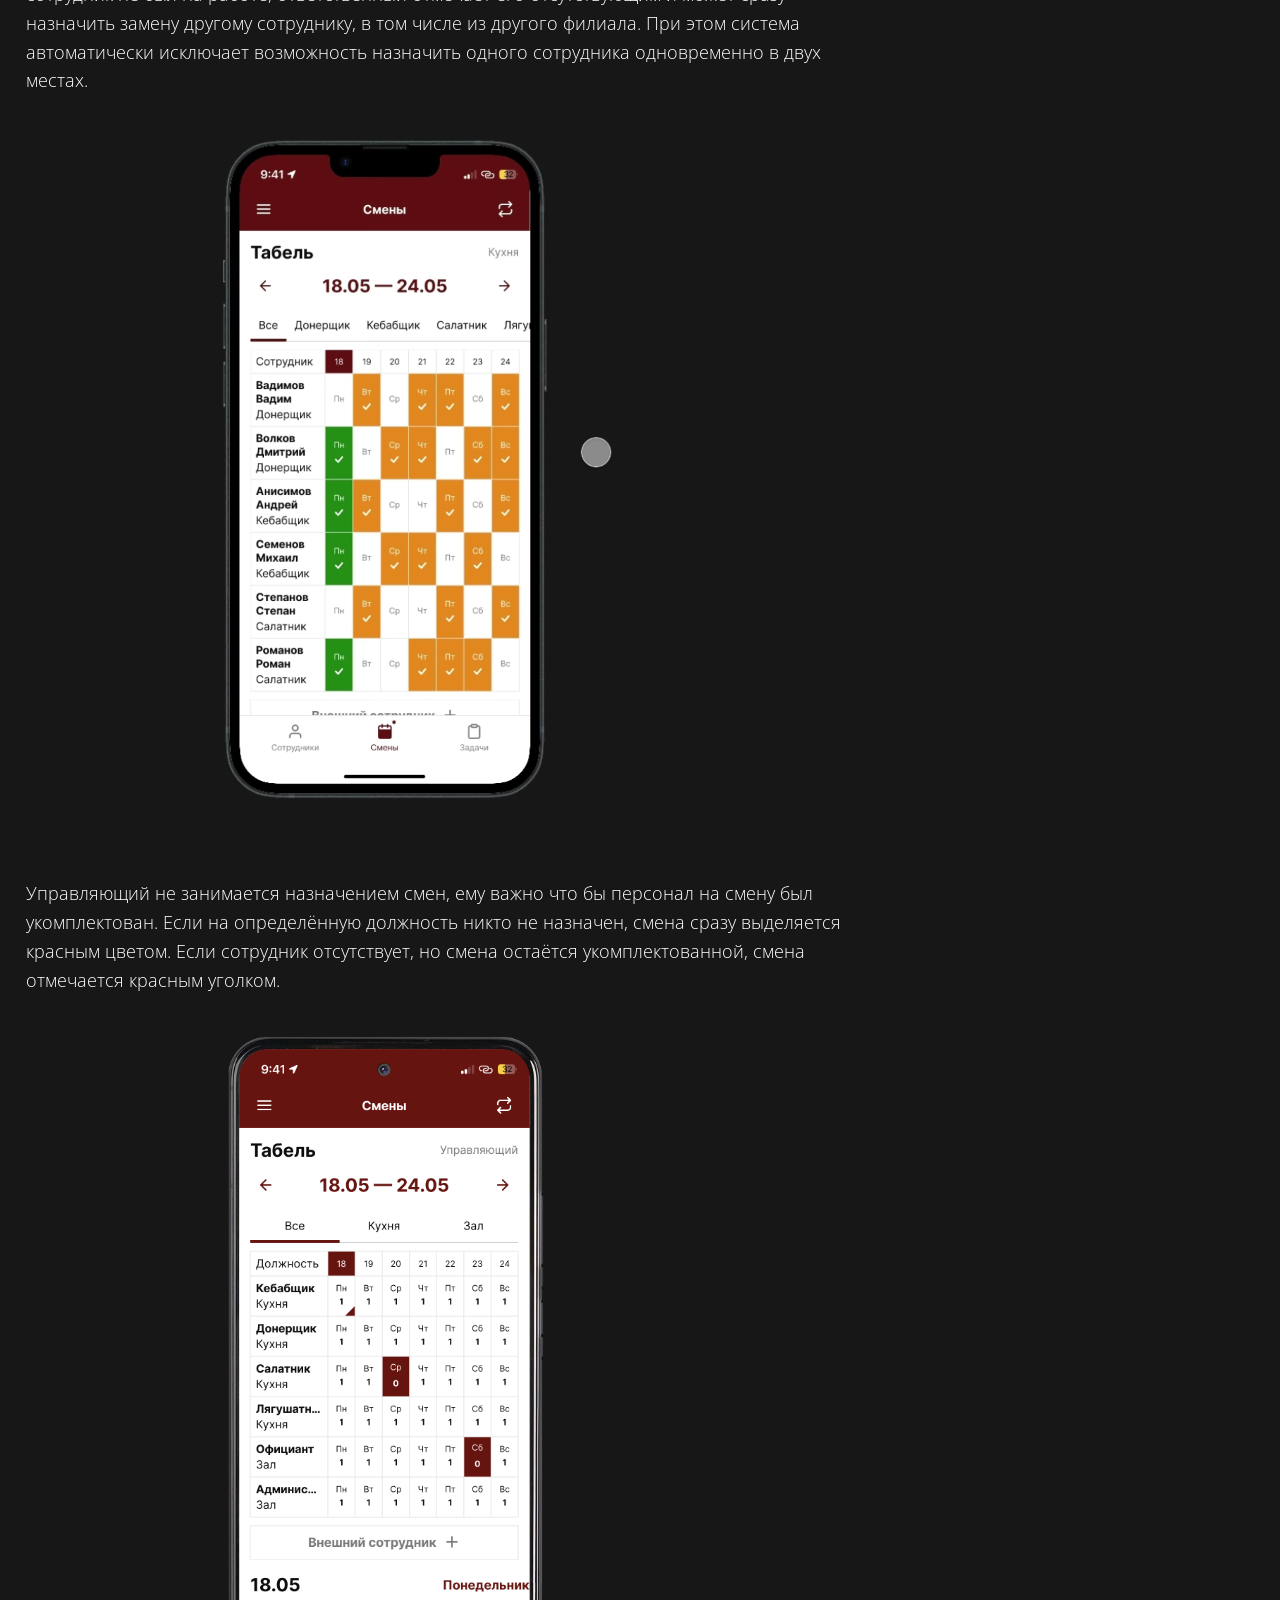
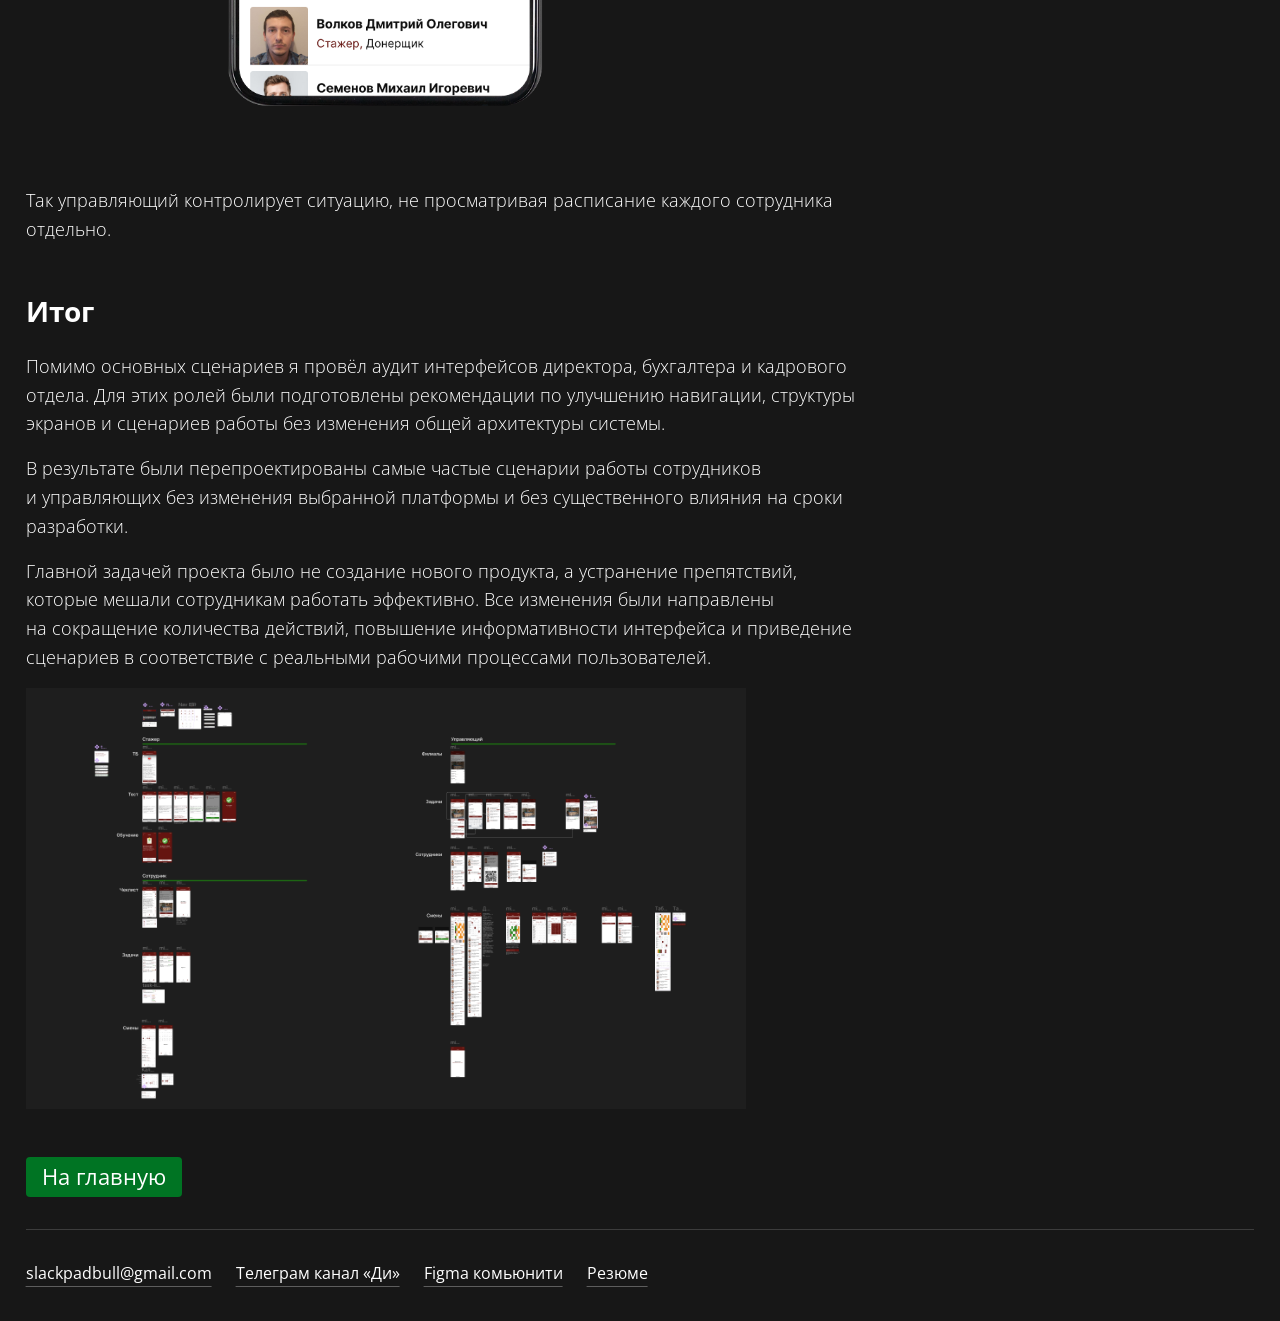
<file: Izmir/index.html>
<!DOCTYPE html>
<html lang="ru">

<head>
  <meta charset="UTF-8">
  <meta name="viewport" content="width=device-width, initial-scale=1.0">

  <title>Приложение против мошенников</title>
  <link rel="icon" href="../assets/images/favicon.ico" type="image/x-icon" />

  <meta property="og:title" content="Редизайн корпоративной системы" />
  <meta property="og:description"
    content="Редизайн корпоративной системы для сети ресторанов и точек быстрого питания в Казахстане." />
  <meta property="og:image" content="./images/preview.jpg" />

  <link rel="preconnect" href="https://fonts.googleapis.com">
  <link rel="preconnect" href="https://fonts.gstatic.com" crossorigin>
  <link href="https://fonts.googleapis.com/css2?family=Open+Sans:ital,wght@0,300..800;1,300..800&display=swap"
    rel="stylesheet">

  <link rel="stylesheet" href="../assets/css/style.css">

  <!-- Yandex.Metrika counter -->
<script type="text/javascript">
    (function(m,e,t,r,i,k,a){
        m[i]=m[i]||function(){(m[i].a=m[i].a||[]).push(arguments)};
        m[i].l=1*new Date();
        for (var j = 0; j < document.scripts.length; j++) {if (document.scripts[j].src === r) { return; }}
        k=e.createElement(t),a=e.getElementsByTagName(t)[0],k.async=1,k.src=r,a.parentNode.insertBefore(k,a)
    })(window, document,'script','https://mc.yandex.ru/metrika/tag.js?id=110143503', 'ym');

    ym(110143503, 'init', {ssr:true, webvisor:true, clickmap:true, ecommerce:"dataLayer", referrer: document.referrer, url: location.href, accurateTrackBounce:true, trackLinks:true});
</script>
<noscript><div><img src="https://mc.yandex.ru/watch/110143503" style="position:absolute; left:-9999px;" alt="" /></div></noscript>
<!-- /Yandex.Metrika counter -->
</head>

<body>
  <header>
    <a class="me" href="/">
      <img src="../assets/images/avatar.avif" alt="" width="48" height="48">
      <h2>Дмитрий Бусел</h2>
    </a>
  </header>
  <main>
    <div class="project-loyaut">

      <h1>Редизайн корпоративной системы</h1>
      <p>&laquo;Измир&raquo;&nbsp;&mdash; сеть ресторанов и&nbsp;точек быстрого питания в&nbsp;Казахстане. Компания разрабатывала внутреннюю систему, которая должна была объединить работу сотрудников, управляющих, кадрового отдела, бухгалтерии и&nbsp;директора в&nbsp;единой экосистеме.</p>
      <p>Проект создавался на&nbsp;базе конструктора Glide. Это позволило быстро собрать первый рабочий прототип и&nbsp;начать тестирование ещё до&nbsp;завершения разработки серверной части.</p>
      <p>Во&nbsp;время тестирования выяснилось, что приложение не&nbsp;помогает сотрудникам работать быстрее. Интерфейс требовал большого количества действий, важные функции были скрыты за&nbsp;дополнительной навигацией, а&nbsp;некоторые сценарии противоречили тому, как сотрудники выполняют работу в&nbsp;реальности.</p>
      <p>Меня пригласили провести UX-аудит существующего решения, разобраться в&nbsp;причинах этих проблем и&nbsp;перепроектировать наиболее частые сценарии использования, не&nbsp;увеличивая сроки разработки и&nbsp;сохранив ограничения выбранной платформы.</p>
      <div class="project-photo fill">
        <img src="./images/original.png" alt="Изображение корпаротивной системы">
        <p>Интерфейс до редизайна</p>
      </div>
      
      <h2>Исследование</h2>
      <p>Начал с&nbsp;интервью сотрудников и&nbsp;анализа уже разработанного интерфейса.</p>
      <p>Выяснил, что сотрудники тратят на&nbsp;интерфейс больше времени, чем на&nbsp;работу, и&nbsp;проблема заключалась не&nbsp;только в&nbsp;ограничениях конструктора &laquo;Glide&raquo;: значительную часть неудобств создавали сами сценарии взаимодействия.</p>
      <p>Интерфейс был построен вокруг структуры данных системы, а&nbsp;не&nbsp;ежедневной работы сотрудников.</p>

      <h2>Принципы редизайна</h2>
      <p>Главной целью проекта было увеличить эффективность взаимодействия с&nbsp;интерфейсом, не&nbsp;увеличивая сроки разработки.</p>
      <p>Для сокращения сроков я&nbsp;старался максимально переиспользовать компоненты и&nbsp;стилистику из&nbsp;глайда.</p>
      <p>Для увеличения эффективности придерживался принципа: &laquo;Лучший интерфейс&nbsp;&mdash; тот, которого нет&raquo;&nbsp;&mdash; сокращал количество действий, показывал только ту&nbsp;информацию, которая нужна в&nbsp;текущий момент, и&nbsp;выносил основные функции на&nbsp;первый экран без дополнительных переходов.</p>

      <h2>Трудоустройство</h2>
      <p>После просмотра материалов по&nbsp;технике безопасности сотрудник проходил обязательное тестирование. В&nbsp;предыдущей версии приложения любая ошибка означала повторное прохождение всего теста.</p>
      <p>Я&nbsp;изменил логику прохождения. После каждого ответа сотрудник сразу видел правильный результат, а&nbsp;вопросы с&nbsp;ошибками автоматически переносились в&nbsp;конец очереди. В&nbsp;результате тест превращался не&nbsp;в&nbsp;экзамен, а&nbsp;в&nbsp;обучение: сотрудник продолжал отвечать на&nbsp;вопросы до&nbsp;тех пор, пока не&nbsp;даст правильный ответ на&nbsp;каждый из&nbsp;них.</p>
      <p>После успешного завершения тестирования сотруднику автоматически становился доступен основной интерфейс системы.</p>
      <video class="case-video" autoplay muted loop playsinline>
        <source src="./images/test.webm" type="video/webm">
      </video>

      <h2>Чек-лист сотрудника</h2>
      <p>Главный инструмент приложения&nbsp;&mdash; на&nbsp;его основе рассчитывалась дополнительная мотивация сотрудников.</p>
      <p>В&nbsp;предыдущей версии большая часть информации была скрыта. Чтобы отметить выполнение одной задачи, сотруднику приходилось открыть карточку, поставить отметку, подтвердить действие и&nbsp;только после этого вернуться обратно.</p>
      <div class="project-photo">
        <img src="./images/check-original.png" alt="Изображение корпаротивной системы">
        <p>Интерфейс до редизайна</p>
      </div>
      <p>Я&nbsp;полностью переработал этот сценари. Отобразил оставшееся время до&nbsp;окончания чек-листа, чтобы сотруднику не&nbsp;приходилось рассчитывать его самостоятельно.</p>
      <p>Задачи теперь отмечаются одним нажатием прямо в&nbsp;списке. Если для выполнения требуется фотография, вместо чекбокса отображается кнопка загрузки изображения. После выбора фотографии задача автоматически считается выполненной, а&nbsp;при необходимости снимок можно заменить.</p>
      <p>Также исчезло отдельное завершение чек-листа. Если все задачи выполнены вовремя, этап закрывается автоматически. В&nbsp;результате выполнение чек-листа перестало требовать постоянных переходов между экранами.</p>
      <video class="case-video" autoplay muted loop playsinline>
        <source src="./images/check.webm" type="video/webm">
      </video>
      
      <h2>Задачи</h2>
      <p>В&nbsp;предыдущей версии сроки выполнения были скрыты внутри карточек, а&nbsp;завершённые и&nbsp;активные задачи отображались одним списком.</p>
      <div class="project-photo">
        <img src="./images/task-original.png" alt="Изображение корпаротивной системы">
        <p>Интерфейс до редизайна</p>
      </div>
      <p>Я&nbsp;вынес дедлайны в&nbsp;общий список, добавил статусы &laquo;Переделать&raquo; и&nbsp;&laquo;Изменено&raquo;, чтобы сотрудник понимал причину повторного открытия задачи, а&nbsp;завершённые, отменённые и&nbsp;невыполненные задачи перенёс в&nbsp;отдельную историю.</p>
      <p>Рабочая область стала содержать только актуальные задачи, требующие внимания в&nbsp;настоящий момент.</p>
      <div class="project-photo">
        <img src="./images/task.png" alt="Изображение корпаротивной системы">
        <!-- <p>Подпись</p> -->
      </div>

      <h2>Интерфейс управляющего</h2>
      <p>Делится на&nbsp;две роли: управляющего&nbsp;&mdash; руководителя нескольких филиалов, и&nbsp;подуправляющего&nbsp;&mdash; начальника отдела, например кухни или бара.</p>
      <p>В&nbsp;предыдущей версии навигация была построена вокруг отдельных разделов приложения. Для выполнения большинства задач приходилось постоянно переключаться между экранами.</p>
      <div class="project-photo">
        <img src="./images/manager-original.png" alt="Изображение корпаротивной системы">
        <!-- <p>Подпись</p> -->
      </div>
      <p>Я&nbsp;перестроил интерфейс вокруг филиала. После выбора филиала управляющий сразу попадает в&nbsp;его рабочую область и&nbsp;получает доступ ко&nbsp;всем основным сценариям.</p>
      <p>На&nbsp;экране выбора филиала отображается краткая сводка по&nbsp;каждому объекту: количество сотрудников, кандидатов на&nbsp;трудоустройство и&nbsp;статус выполнения задач. Это позволяет быстро оценить ситуацию ещё до&nbsp;открытия филиала.</p>
      <p>Внутри филиала работа разделена на&nbsp;три основных направления: сотрудники, задачи и&nbsp;смены.</p>
      <div class="project-photo">
        <img src="./images/manager.png" alt="Изображение корпаротивной системы">
        <!-- <p>Подпись</p> -->
      </div>

      <h2>Планирование смен</h2>
      <p>Ранее смены назначались отдельно каждому сотруднику через последовательность одинаковых действий. Такой сценарий плохо масштабировался и&nbsp;занимал много времени.</p>
      <div class="project-photo">
        <img src="./images/schedule-original.png" alt="Изображение корпаротивной системы">
        <p>Интерфейс до редизайна</p>
      </div>
      <p>Я&nbsp;заменил его недельным табелем с&nbsp;разным интерфейсом для управляющего и&nbsp;подуправляющего.</p>
      <p>Подуправляющий занимается формированием плана смен на&nbsp;неделю в&nbsp;своём отделе, после чего в&nbsp;течение недели по&nbsp;итогам посещения формируется фактический табель. В&nbsp;начале рабочего дня во&nbsp;всех запланированных сменах отмечается, что сотрудник пришёл, но&nbsp;если сотрудник не&nbsp;был на&nbsp;работе, ответственный отмечает его отсутствующим и&nbsp;может сразу назначить замену другому сотруднику, в&nbsp;том числе из&nbsp;другого филиала. При этом система автоматически исключает возможность назначить одного сотрудника одновременно в&nbsp;двух местах.</p>
      <video class="case-video" autoplay muted loop playsinline>
        <source src="./images/schedule-secondary.webm" type="video/webm">
      </video>
      <p>Управляющий не&nbsp;занимается назначением смен, ему важно что&nbsp;бы персонал на&nbsp;смену был укомплектован. Если на&nbsp;определённую должность никто не&nbsp;назначен, смена сразу выделяется красным цветом. Если сотрудник отсутствует, но&nbsp;смена остаётся укомплектованной, смена отмечается красным уголком.</p>
      <div class="project-photo">
        <img src="./images/schedule-main.png" alt="Изображение корпаротивной системы">
        <!-- <p>Интерфейс до редизайна</p> -->
      </div>
      <p>Так управляющий контролирует ситуацию, не&nbsp;просматривая расписание каждого сотрудника отдельно.</p>
      
      <h2>Итог</h2>
      <p>Помимо основных сценариев я&nbsp;провёл аудит интерфейсов директора, бухгалтера и&nbsp;кадрового отдела. Для этих ролей были подготовлены рекомендации по&nbsp;улучшению навигации, структуры экранов и&nbsp;сценариев работы без изменения общей архитектуры системы.</p>
      <p>В&nbsp;результате были перепроектированы самые частые сценарии работы сотрудников и&nbsp;управляющих без изменения выбранной платформы и&nbsp;без существенного влияния на&nbsp;сроки разработки.</p>
      <p>Главной задачей проекта было не&nbsp;создание нового продукта, а&nbsp;устранение препятствий, которые мешали сотрудникам работать эффективно. Все изменения были направлены на&nbsp;сокращение количества действий, повышение информативности интерфейса и&nbsp;приведение сценариев в&nbsp;соответствие с&nbsp;реальными рабочими процессами пользователей.</p>

      <div class="project-photo ">
        <img src="./images/screen.png" alt="структура файла">
        <!-- <p>Подпись</p> -->
      </div>
      <a class="btn" href="/">На главную</a>
    </div>

  </main>

  <footer>
    <a href="mailto:slackpadbull@gmail.com" >slackpadbull@gmail.com</a>
    <a href="tg://resolve?domain=didi_designer" target="_blank">Телеграм канал «Ди»</a>
    <a href="https://www.figma.com/@didi_designer" target="_blank">Figma комьюнити</a>
    <a href="https://docs.google.com/document/d/1TFCqY5TrbKjgYmMGzJi4ApslbBW3cc6D/edit?usp=sharing&ouid=107057437017257442245&rtpof=true&sd=true"
      target="_blank">Резюме</a>
    <div class="empty"></div>
  </footer>

  <div class="contact">
    <a href="tg://resolve?domain=Busel_Dmitry" class="btn">Телеграм</a>
    <a href="https://wa.me/77007794467" target="_blank" class="btn">Вотсап</a>
  </div>
</body>

</html>
</file>
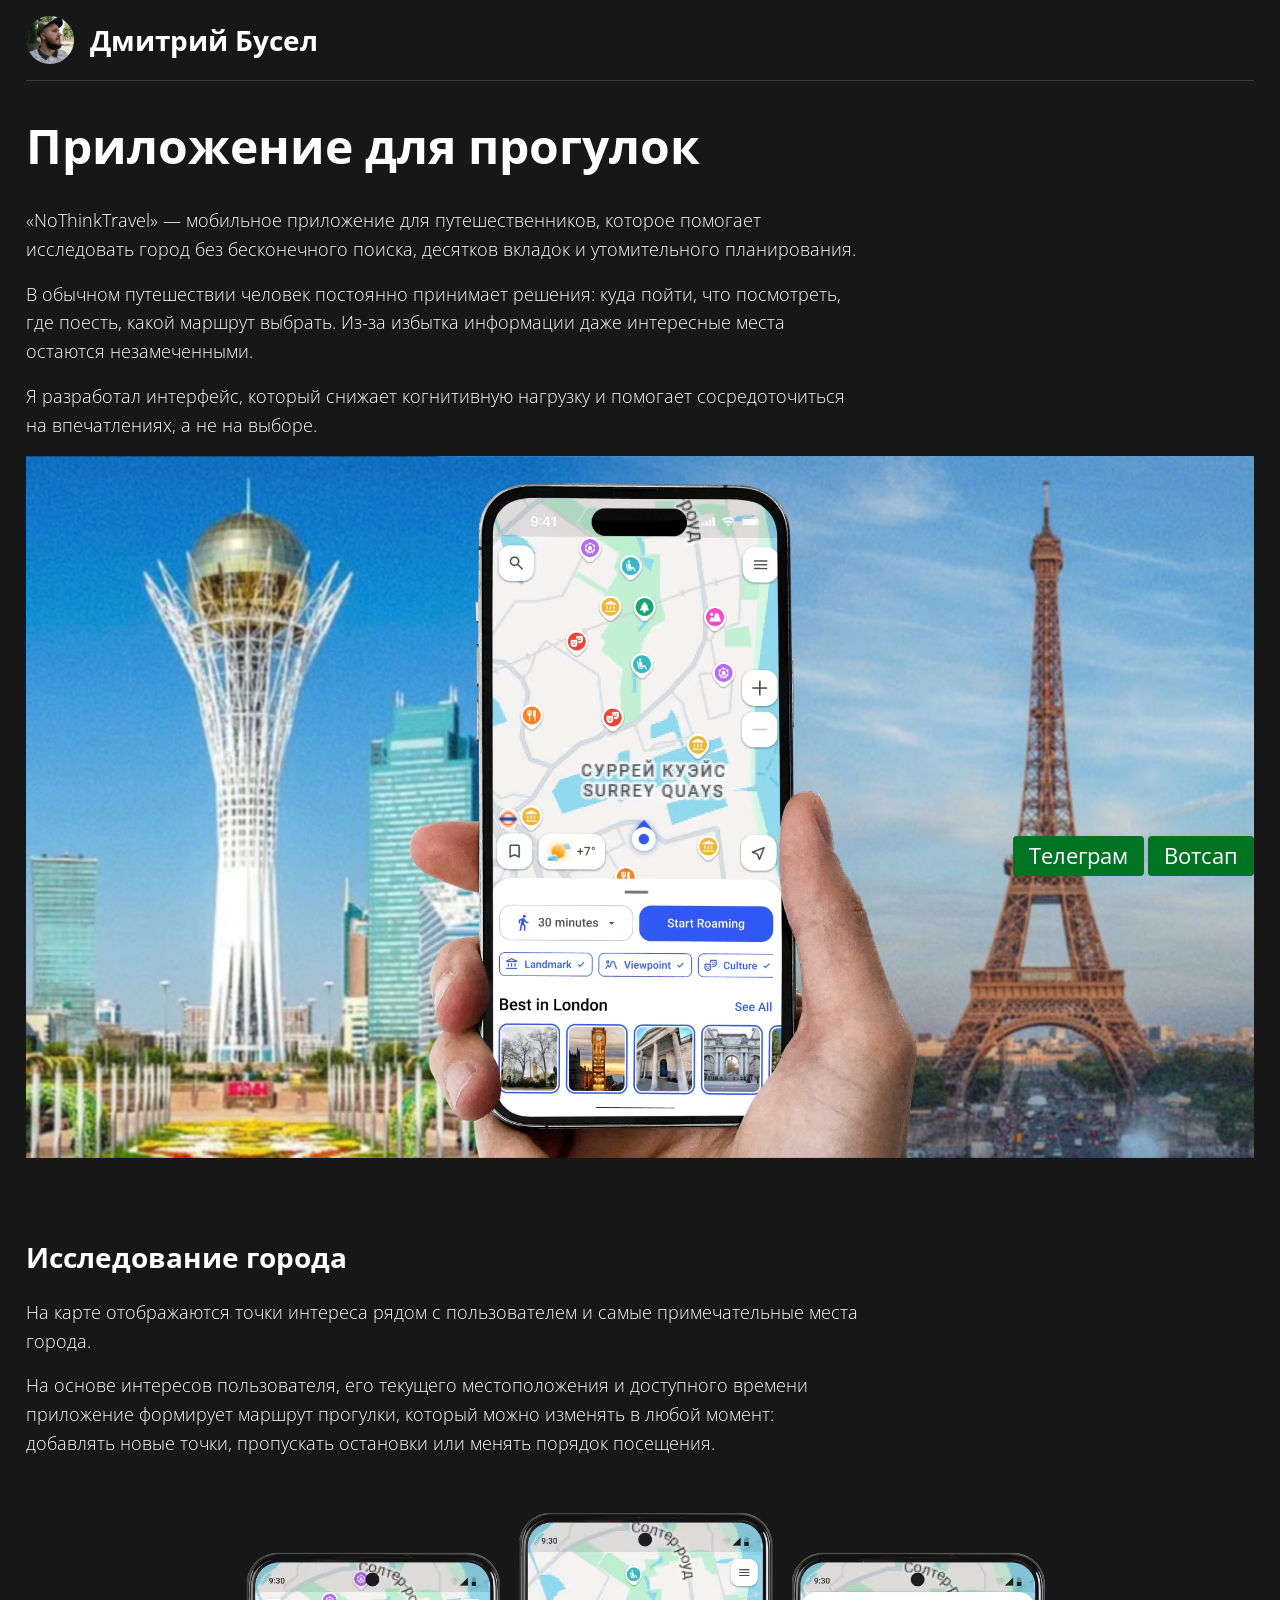
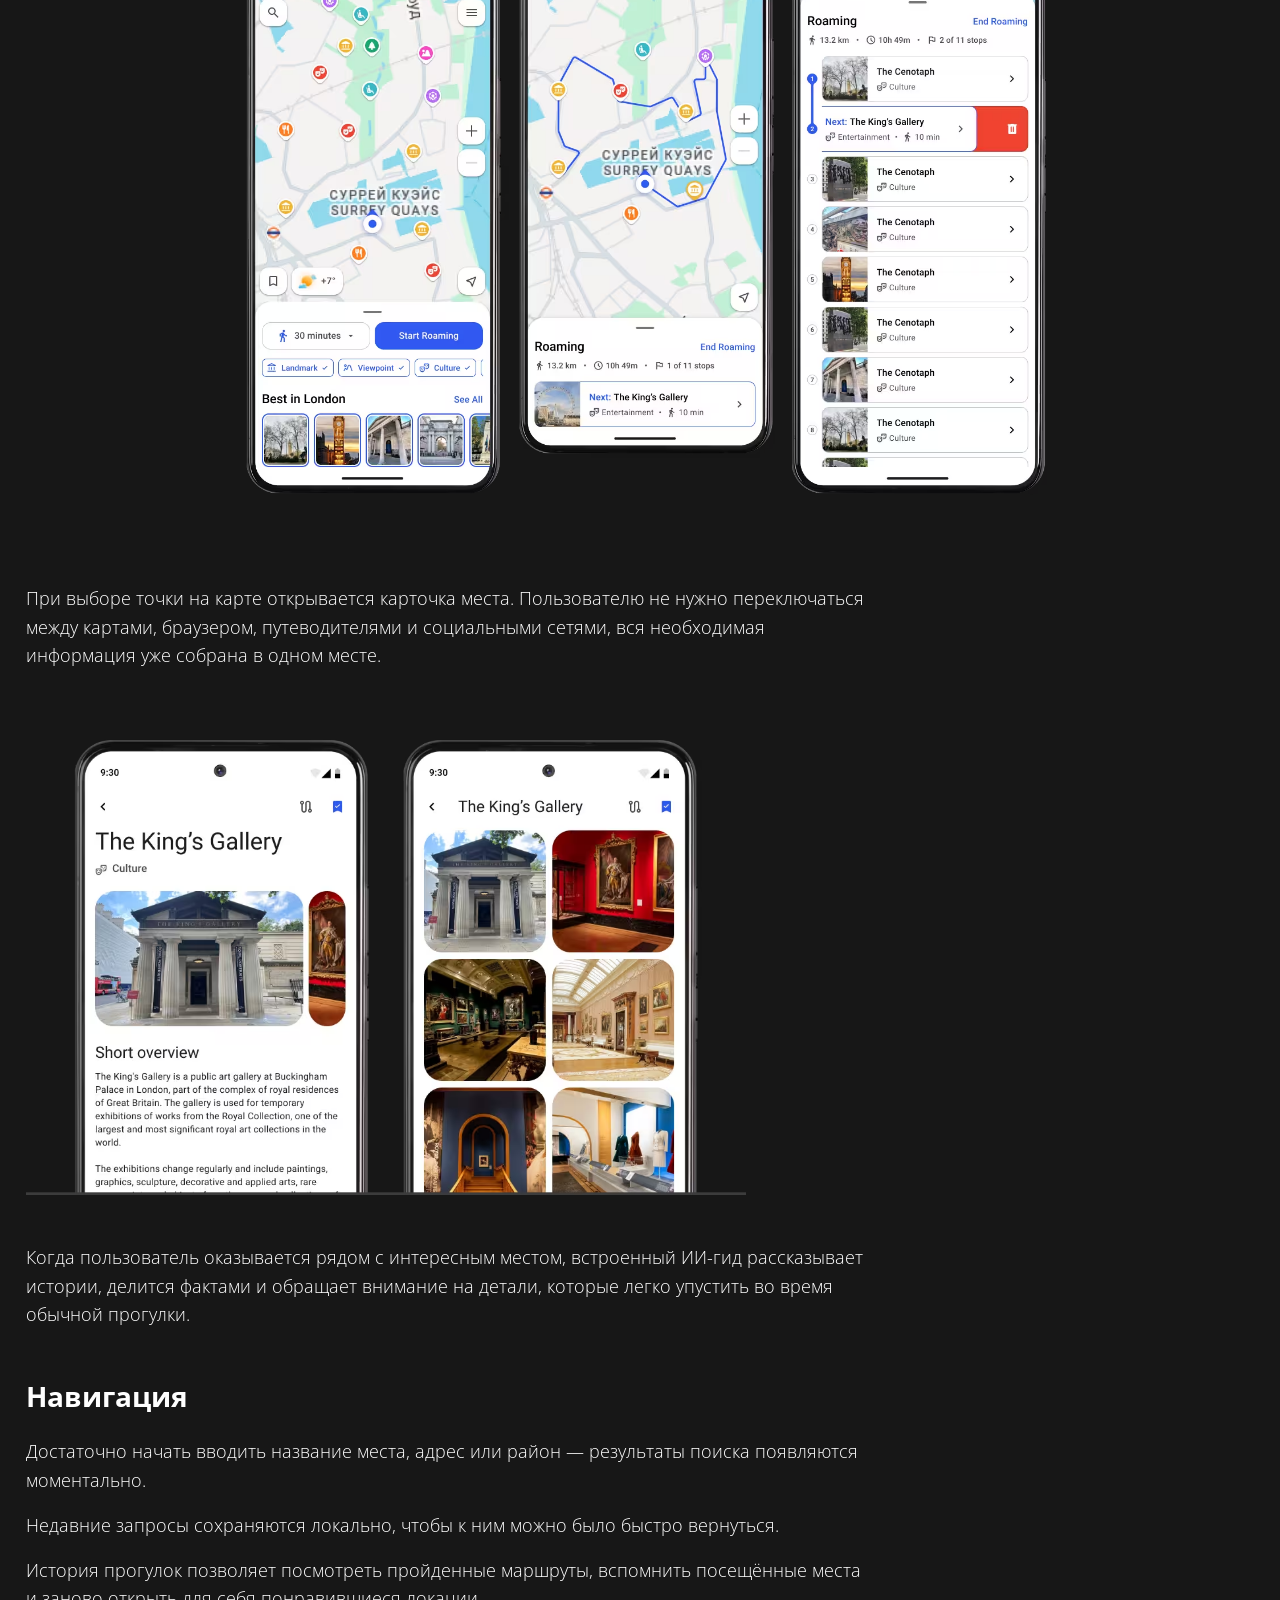
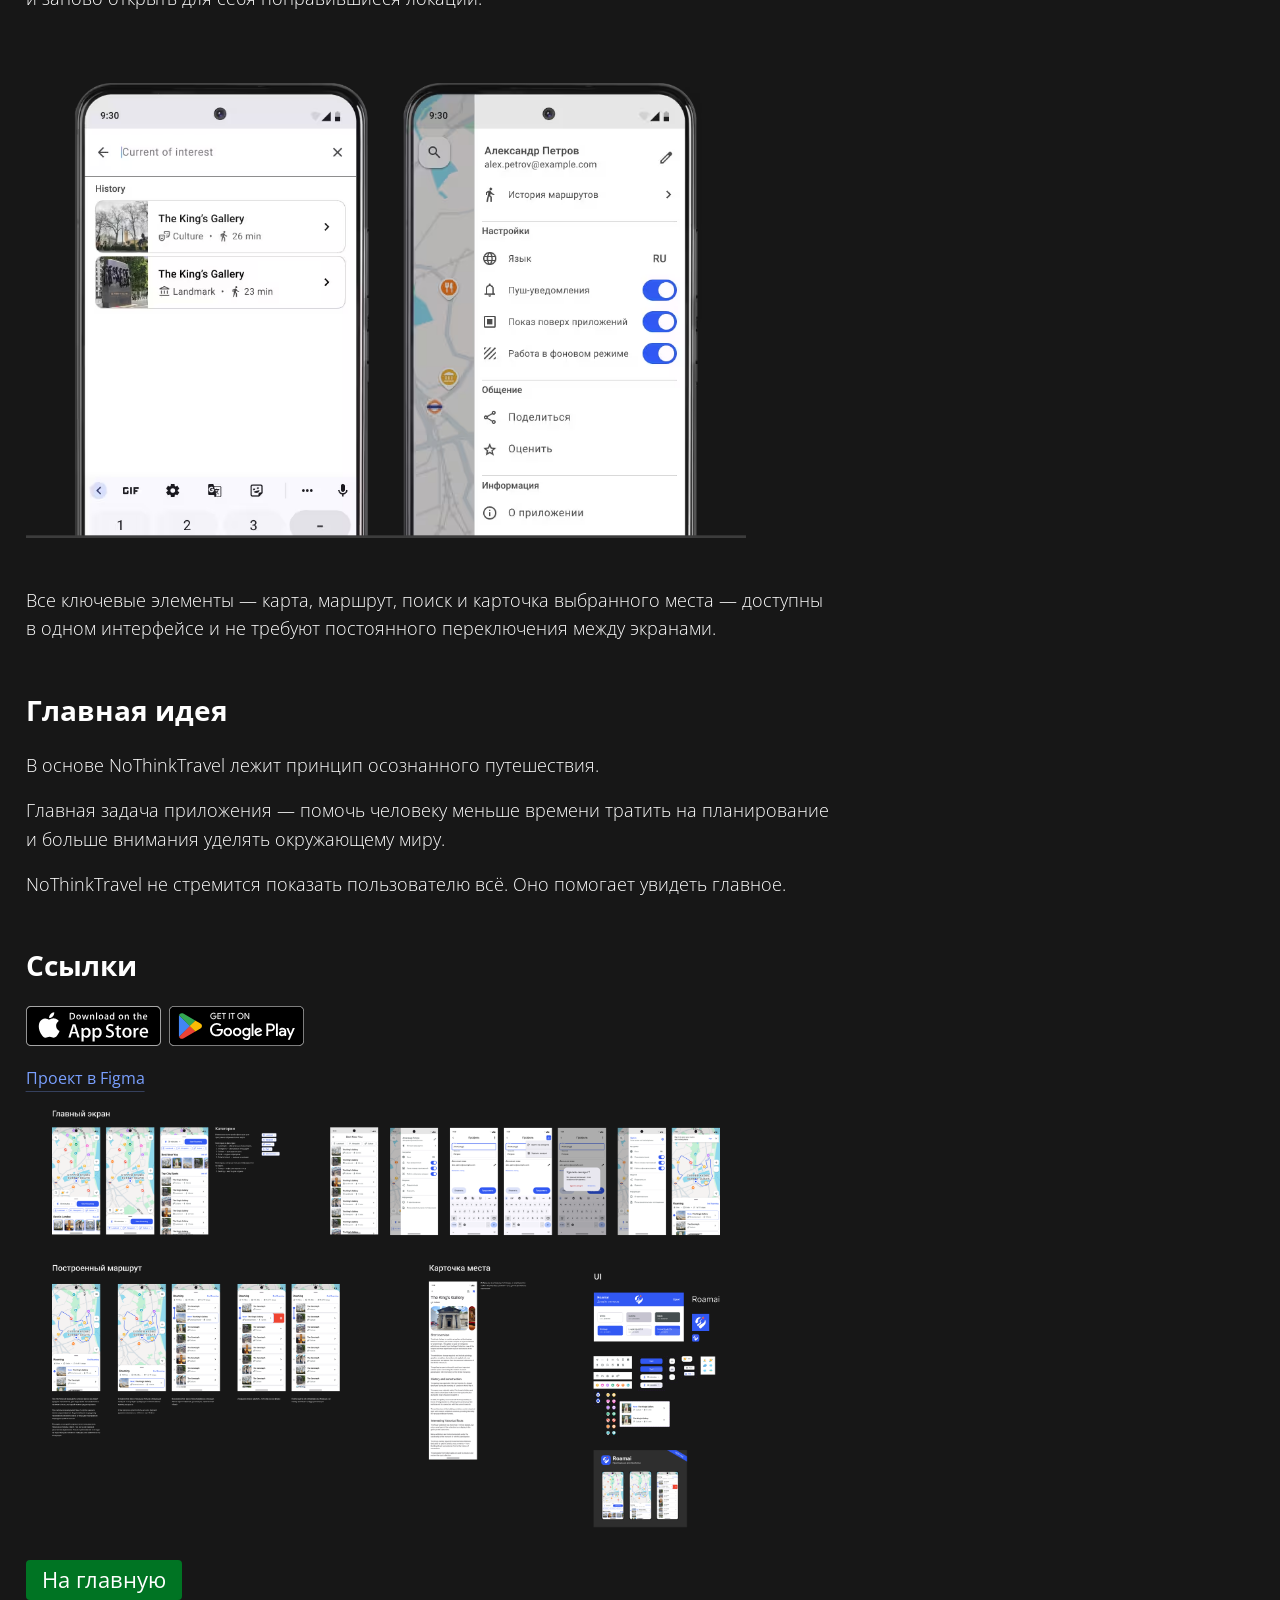
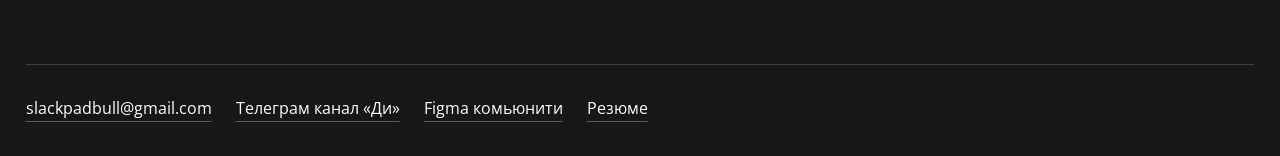
<file: NoThinkTravel/index.html>
<!DOCTYPE html>
<html lang="ru">

<head>
  <meta charset="UTF-8">
  <meta name="viewport" content="width=device-width, initial-scale=1.0">

  <title>Приложение для прогулок</title>
  <link rel="icon" href="../assets/images/favicon.ico" type="image/x-icon" />

  <meta property="og:title" content="Приложение для прогулок" />
  <meta property="og:description"
    content="Построение маршрута по выбранным интерсам и времени прогулки. ИИ-гид с описанием к каждой локации" />
  <meta property="og:image" content="./images/preview.jpg" />

  <link rel="preconnect" href="https://fonts.googleapis.com">
  <link rel="preconnect" href="https://fonts.gstatic.com" crossorigin>
  <link href="https://fonts.googleapis.com/css2?family=Open+Sans:ital,wght@0,300..800;1,300..800&display=swap"
    rel="stylesheet">

  <link rel="stylesheet" href="../assets/css/style.css">
</head>

<body>
  <header>
    <a class="me" href="/">
      <img src="../assets/images/avatar.avif" alt="" width="48" height="48">
      <h2>Дмитрий Бусел</h2>
    </a>
  </header>
  <main>
    <div class="project-loyaut">
      <h1>Приложение для&nbsp;прогулок</h1>
      <p>&laquo;NoThinkTravel&raquo;&nbsp;&mdash; мобильное приложение для путешественников, которое помогает
        исследовать город без бесконечного поиска, десятков вкладок и&nbsp;утомительного планирования.
      </p>
      <p>В&nbsp;обычном путешествии человек постоянно принимает решения: куда пойти, что посмотреть, где поесть, какой
        маршрут выбрать. Из-за избытка информации даже интересные места остаются незамеченными.
      </p>
      <p>Я&nbsp;разработал интерфейс, который снижает когнитивную нагрузку и&nbsp;помогает сосредоточиться
        на&nbsp;впечатлениях, а&nbsp;не&nbsp;на&nbsp;выборе.
      </p>

      <div class="project-photo fill">
        <img src="./images/main.avif" alt="Приложение для прогулок">
        <!-- <p>Текст под фото</p> -->
      </div>

      <h2>Исследование города</h2>
      <p>На&nbsp;карте отображаются точки интереса рядом с&nbsp;пользователем и&nbsp;самые примечательные места города.
      </p>
      <p>На&nbsp;основе интересов пользователя, его текущего местоположения и&nbsp;доступного времени приложение
        формирует маршрут прогулки, который можно изменять в&nbsp;любой момент: добавлять новые точки, пропускать
        остановки или менять порядок посещения.</p>
      <div class="project-photo fill">
        <img src="./images/interface.avif" alt="Интерфейс">
        <!-- <p>Текст под фото</p> -->
      </div>
      <p>При выборе точки на&nbsp;карте открывается карточка места. Пользователю не&nbsp;нужно переключаться между
        картами, браузером, путеводителями и&nbsp;социальными сетями, вся необходимая информация уже собрана
        в&nbsp;одном месте.</p>
      <div class="project-photo">
        <img src="./images/description.avif" alt="Описание локации">
        <!-- <p>Текст под фото</p> -->
      </div>
      <p>Когда пользователь оказывается рядом с&nbsp;интересным местом, встроенный ИИ-гид рассказывает истории, делится
        фактами и&nbsp;обращает внимание на&nbsp;детали, которые легко упустить во&nbsp;время обычной прогулки.</p>

      <H2>Навигация</H2>
      <P>Достаточно начать вводить название места, адрес или район&nbsp;&mdash; результаты поиска появляются
        моментально.</P>
      <P>Недавние запросы сохраняются локально, чтобы к&nbsp;ним можно было быстро вернуться.</P>
      <P>История прогулок позволяет посмотреть пройденные маршруты, вспомнить посещённые места и&nbsp;заново открыть для
        себя понравившиеся локации.</P>
      <div class="project-photo">
        <img src="./images/navigation.avif" alt="Навигация">
        <!-- <p>Текст под фото</p> -->
      </div>

      <P>Все ключевые элементы&nbsp;&mdash; карта, маршрут, поиск и&nbsp;карточка выбранного места&nbsp;&mdash; доступны
        в&nbsp;одном интерфейсе и&nbsp;не&nbsp;требуют постоянного переключения между экранами.</P>

      <h2>Главная идея</h2>
      <p>В&nbsp;основе NoThinkTravel лежит принцип осознанного путешествия.</p>
      <p>Главная задача приложения&nbsp;&mdash; помочь человеку меньше времени тратить на&nbsp;планирование
        и&nbsp;больше внимания уделять окружающему миру.</p>
      <p>NoThinkTravel не&nbsp;стремится показать пользователю всё. Оно помогает увидеть главное.</p>

      <h2>Ссылки</h2>

      <div class="store">
        <a class="store-button" data-store="ios" aria-label="Скачать в App Store"
          href="https://apps.apple.com/app/id6761536471">
          <img src="../assets/images/apple-badge.svg" alt="Скачать в App Store">
        </a>
        <a class="store-button" data-store="android" aria-label="Скачайте в Google Play"
          href="https://play.google.com/store/apps/details?id=org.nothink.travel">
          <img src="../assets/images/google-play-badge.svg" alt="Скачайте в Google Play">
        </a>
      </div>

      <div class="project-photo">
        <a
        href="https://www.figma.com/design/fKCgX1gH9lxSCgrVWCpdST/%D0%9F%D1%80%D0%B8%D0%BB%D0%BE%D0%B6%D0%B5%D0%BD%D0%B8%D0%B5-%D0%B4%D0%BB%D1%8F-%D0%BF%D1%80%D0%BE%D0%B3%D1%83%D0%BB%D0%BE%D0%BA?node-id=0-1&t=gXDpwnlabwWpsaX4-1">Проект
        в Figma
        <img src="./images/project.png" alt="Весь проект">
      </a>

      <a class="btn" href="/">На главную</a>

    </div>

  </main>

  <footer>
    <a href="mailto:slackpadbull@gmail.com" >slackpadbull@gmail.com</a>
    <a href="tg://resolve?domain=didi_designer" target="_blank">Телеграм канал «Ди»</a>
    <a href="https://www.figma.com/@didi_designer" target="_blank">Figma комьюнити</a>
    <a href="https://docs.google.com/document/d/1TFCqY5TrbKjgYmMGzJi4ApslbBW3cc6D/edit?usp=sharing&ouid=107057437017257442245&rtpof=true&sd=true"
      target="_blank">Резюме</a>
    <div class="empty"></div>
  </footer>

  <div class="contact">
    <a href="tg://resolve?domain=Busel_Dmitry" class="btn">Телеграм</a>
    <a href="https://wa.me/77007794467" target="_blank" class="btn">Вотсап</a>
  </div>
</body>

</html>
</file>
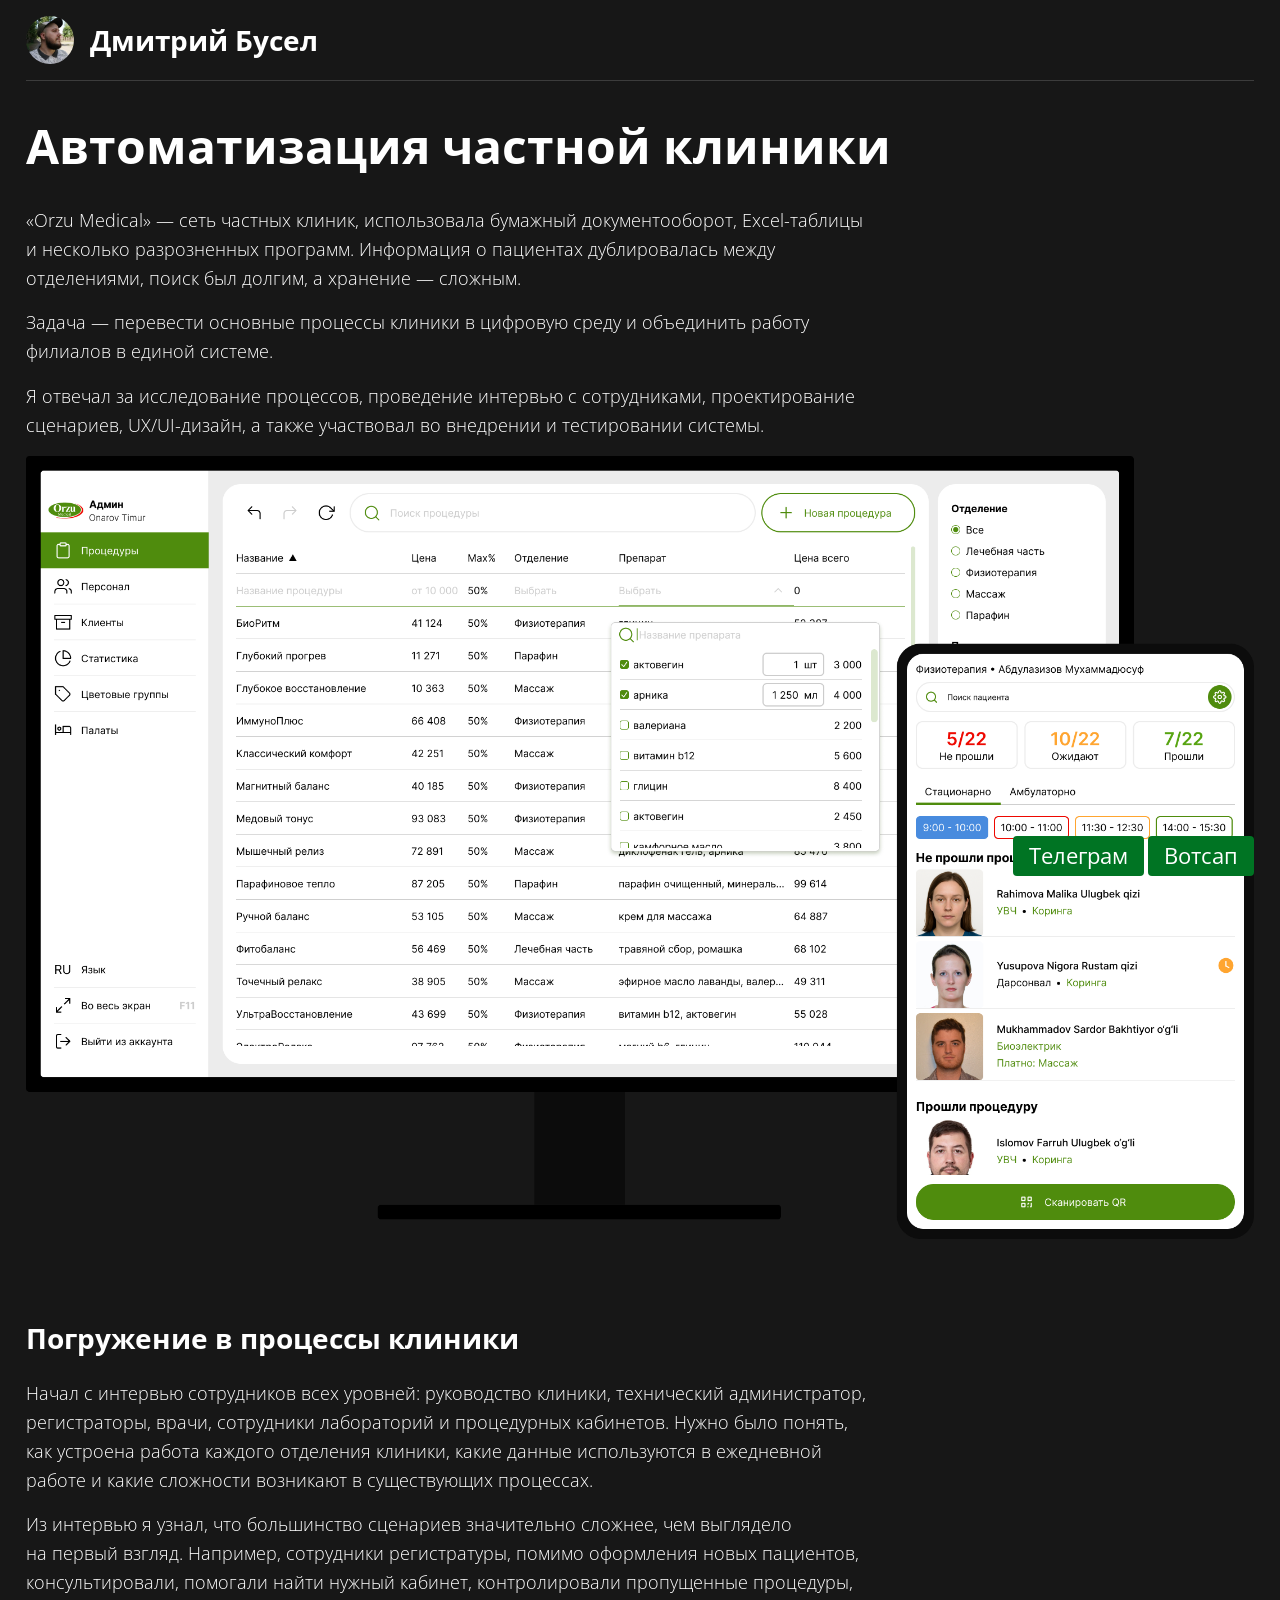
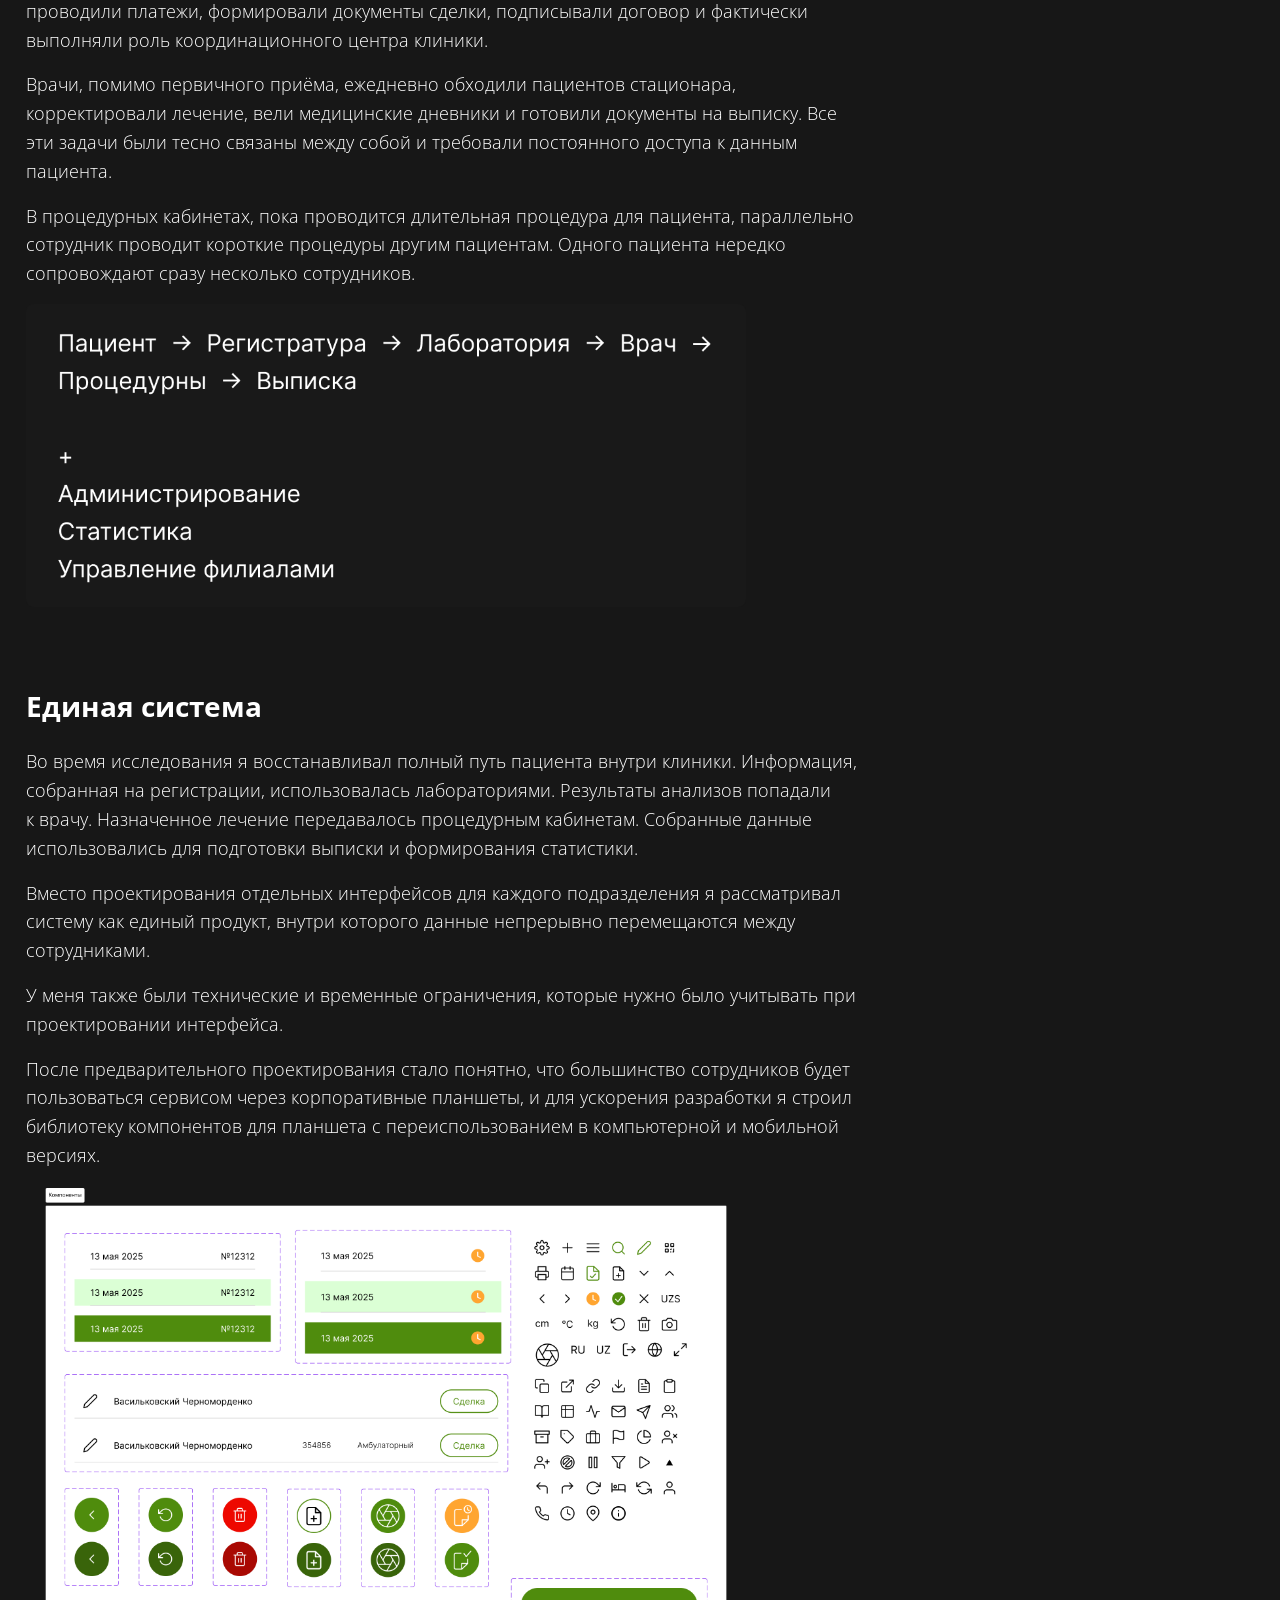
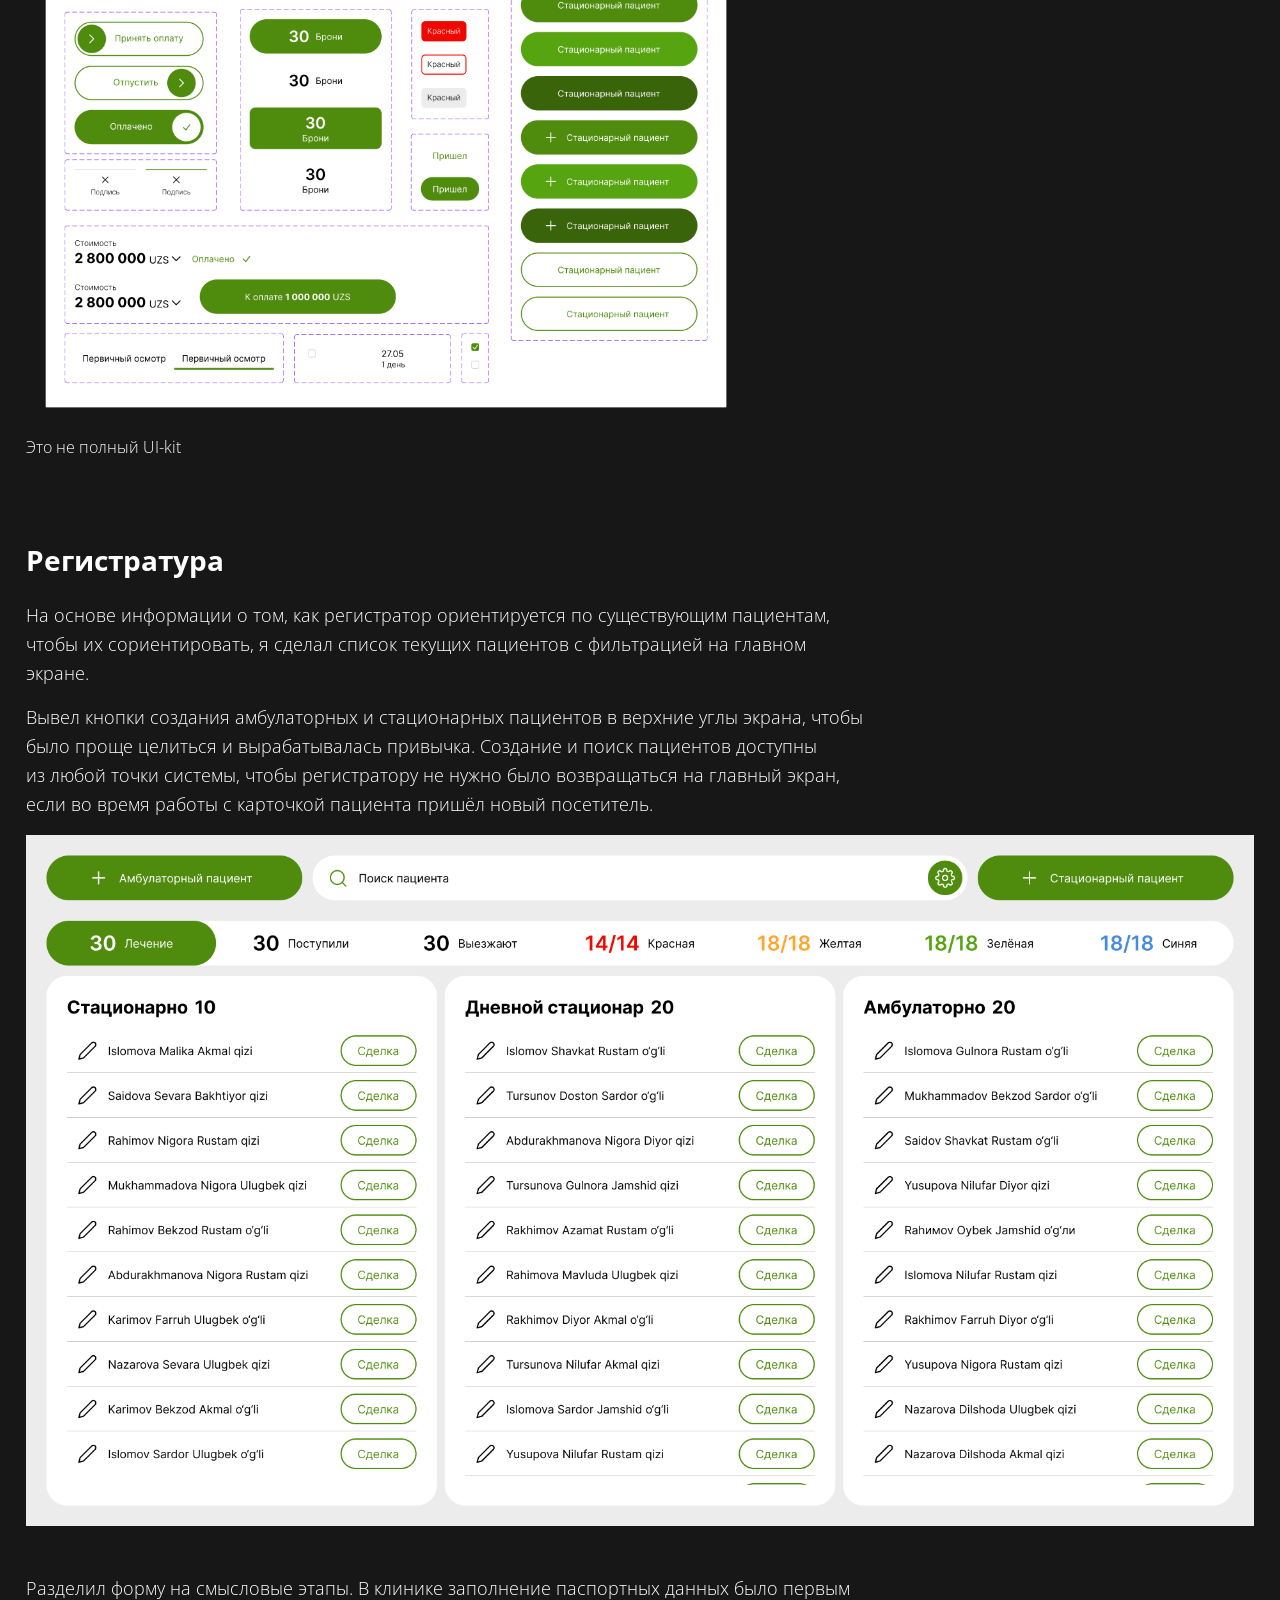
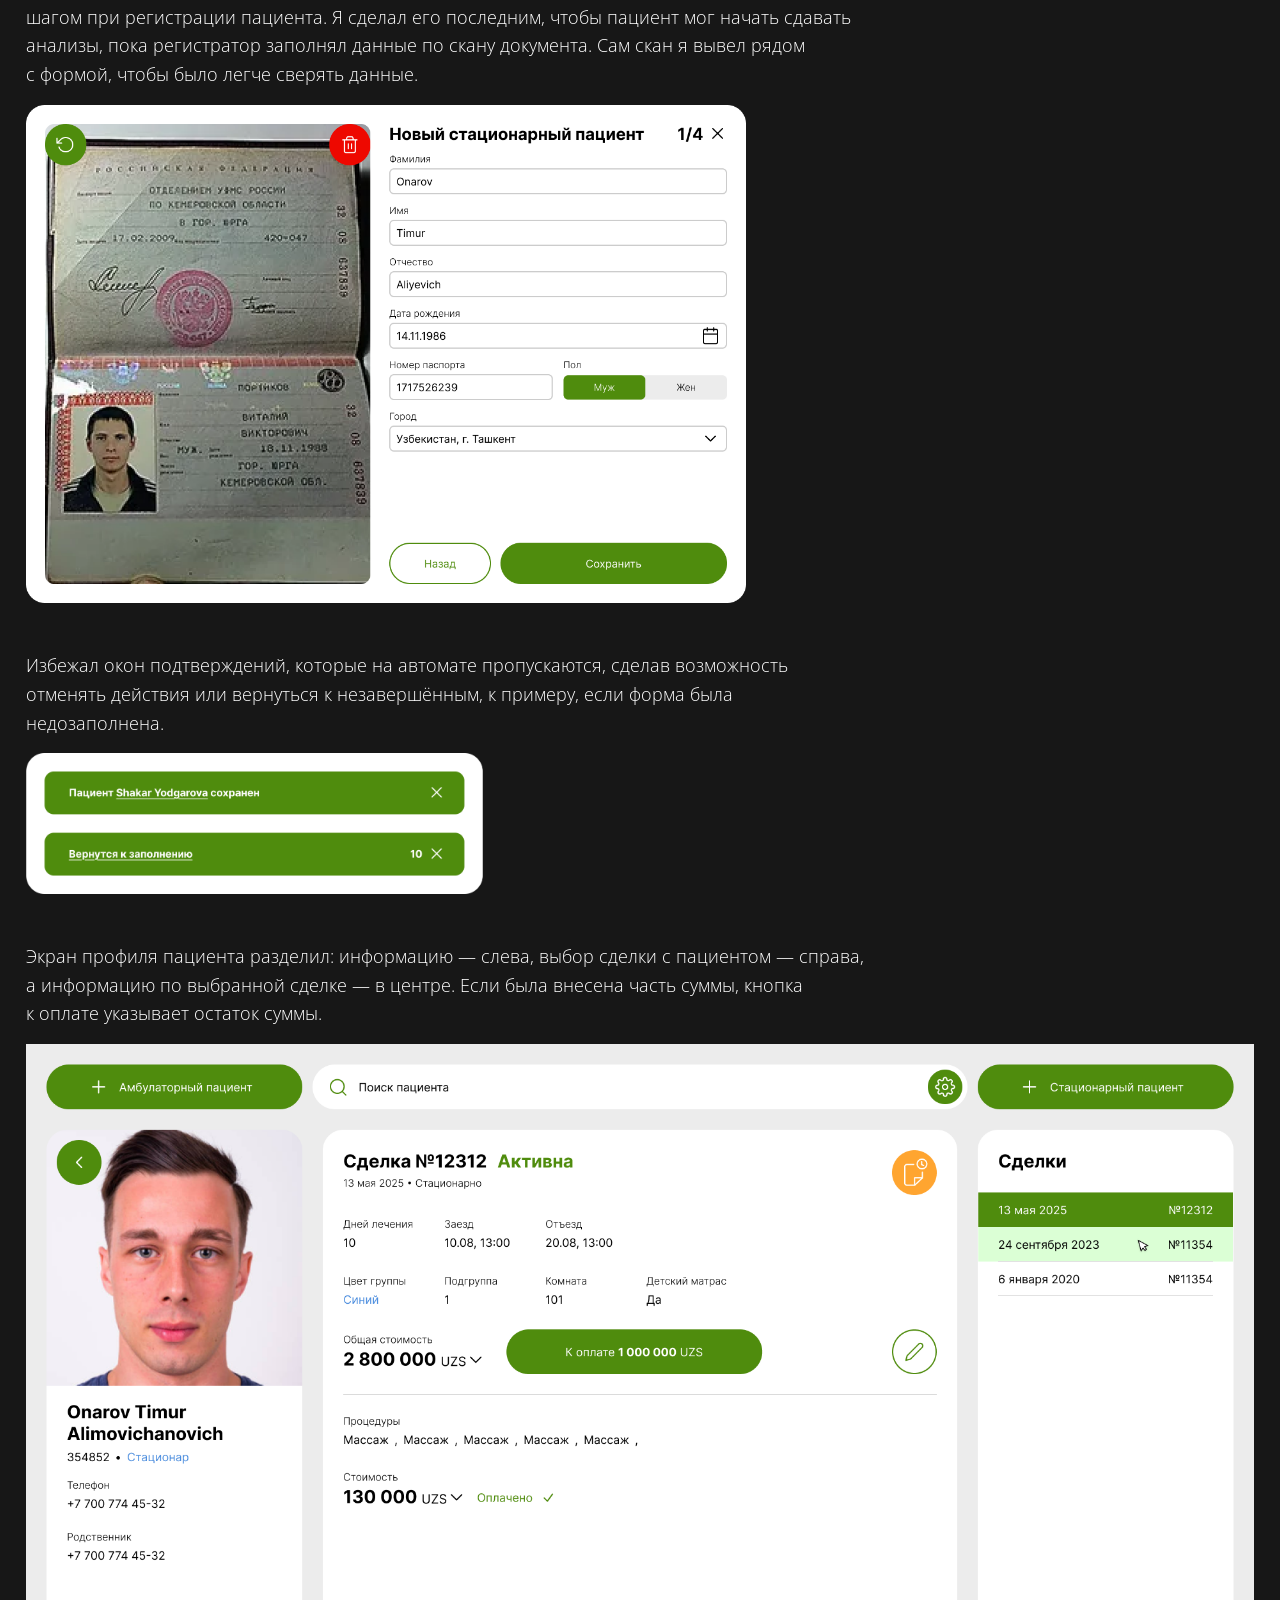
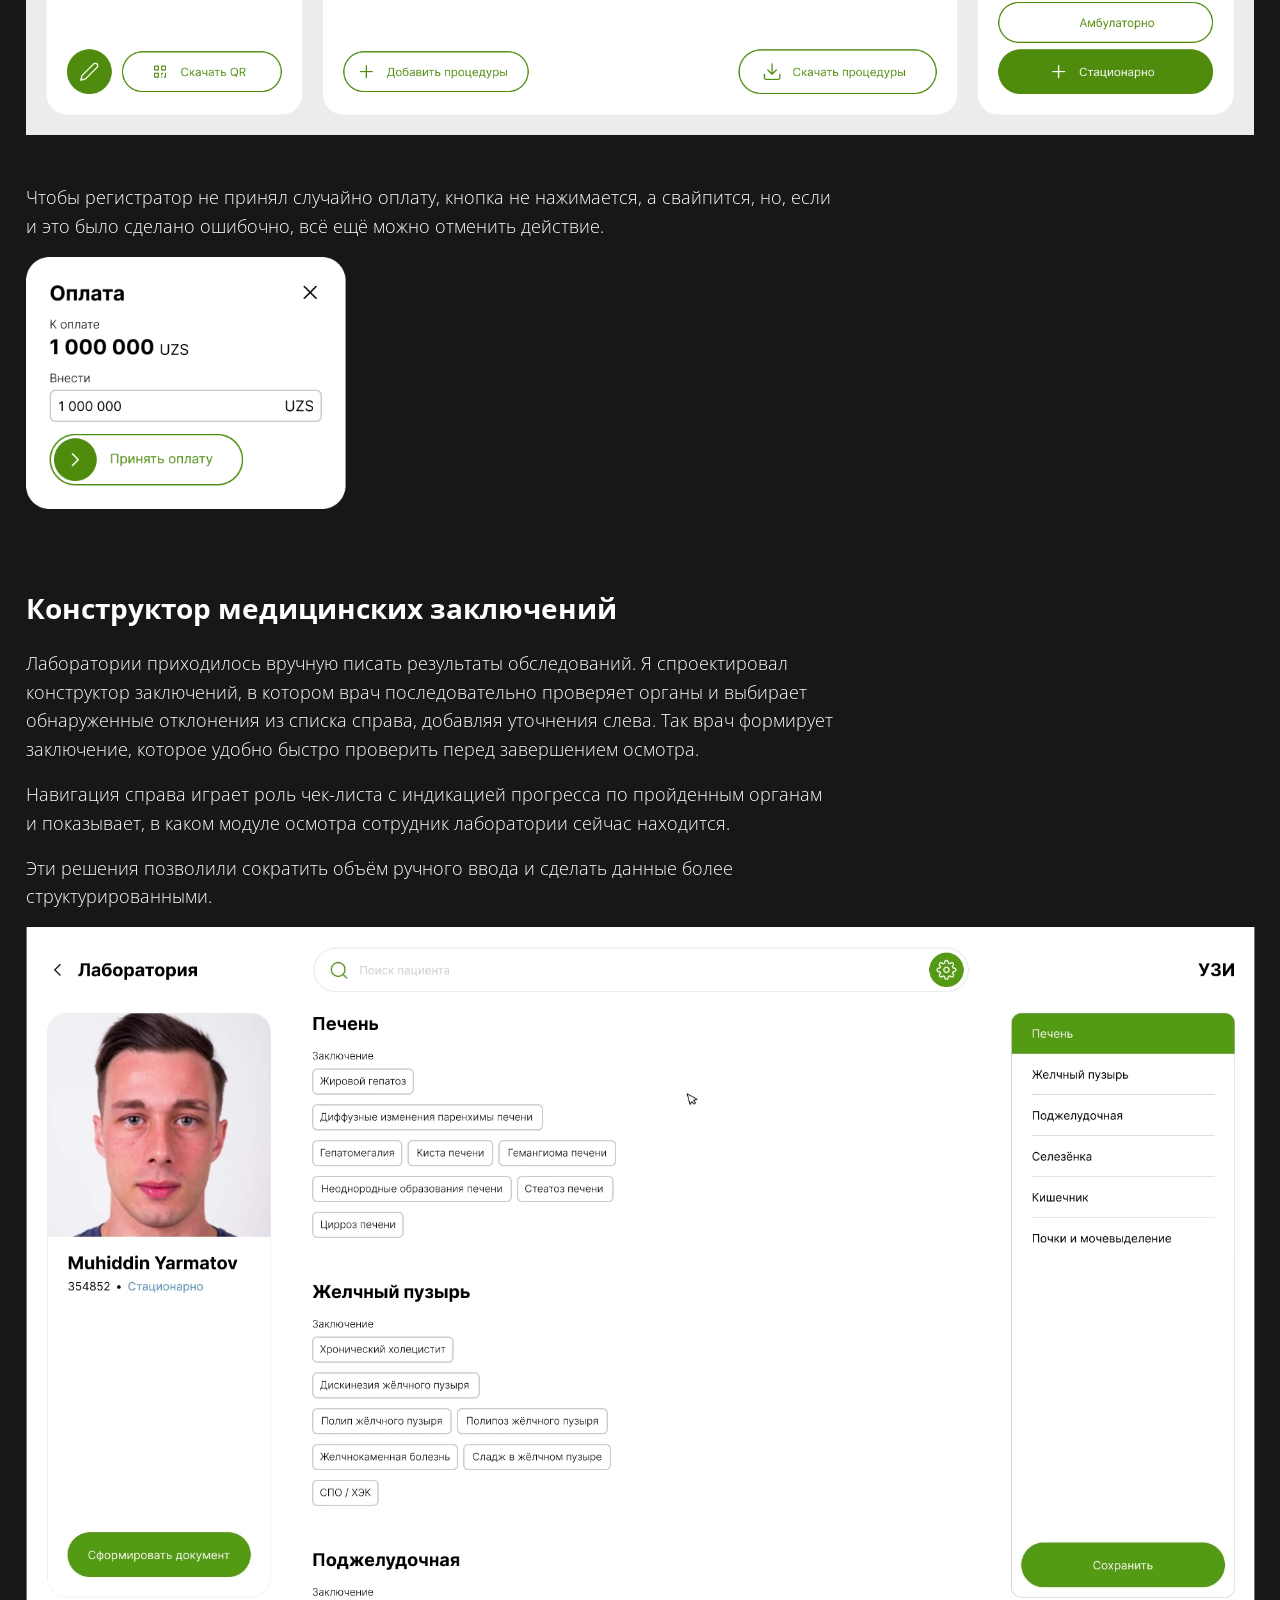
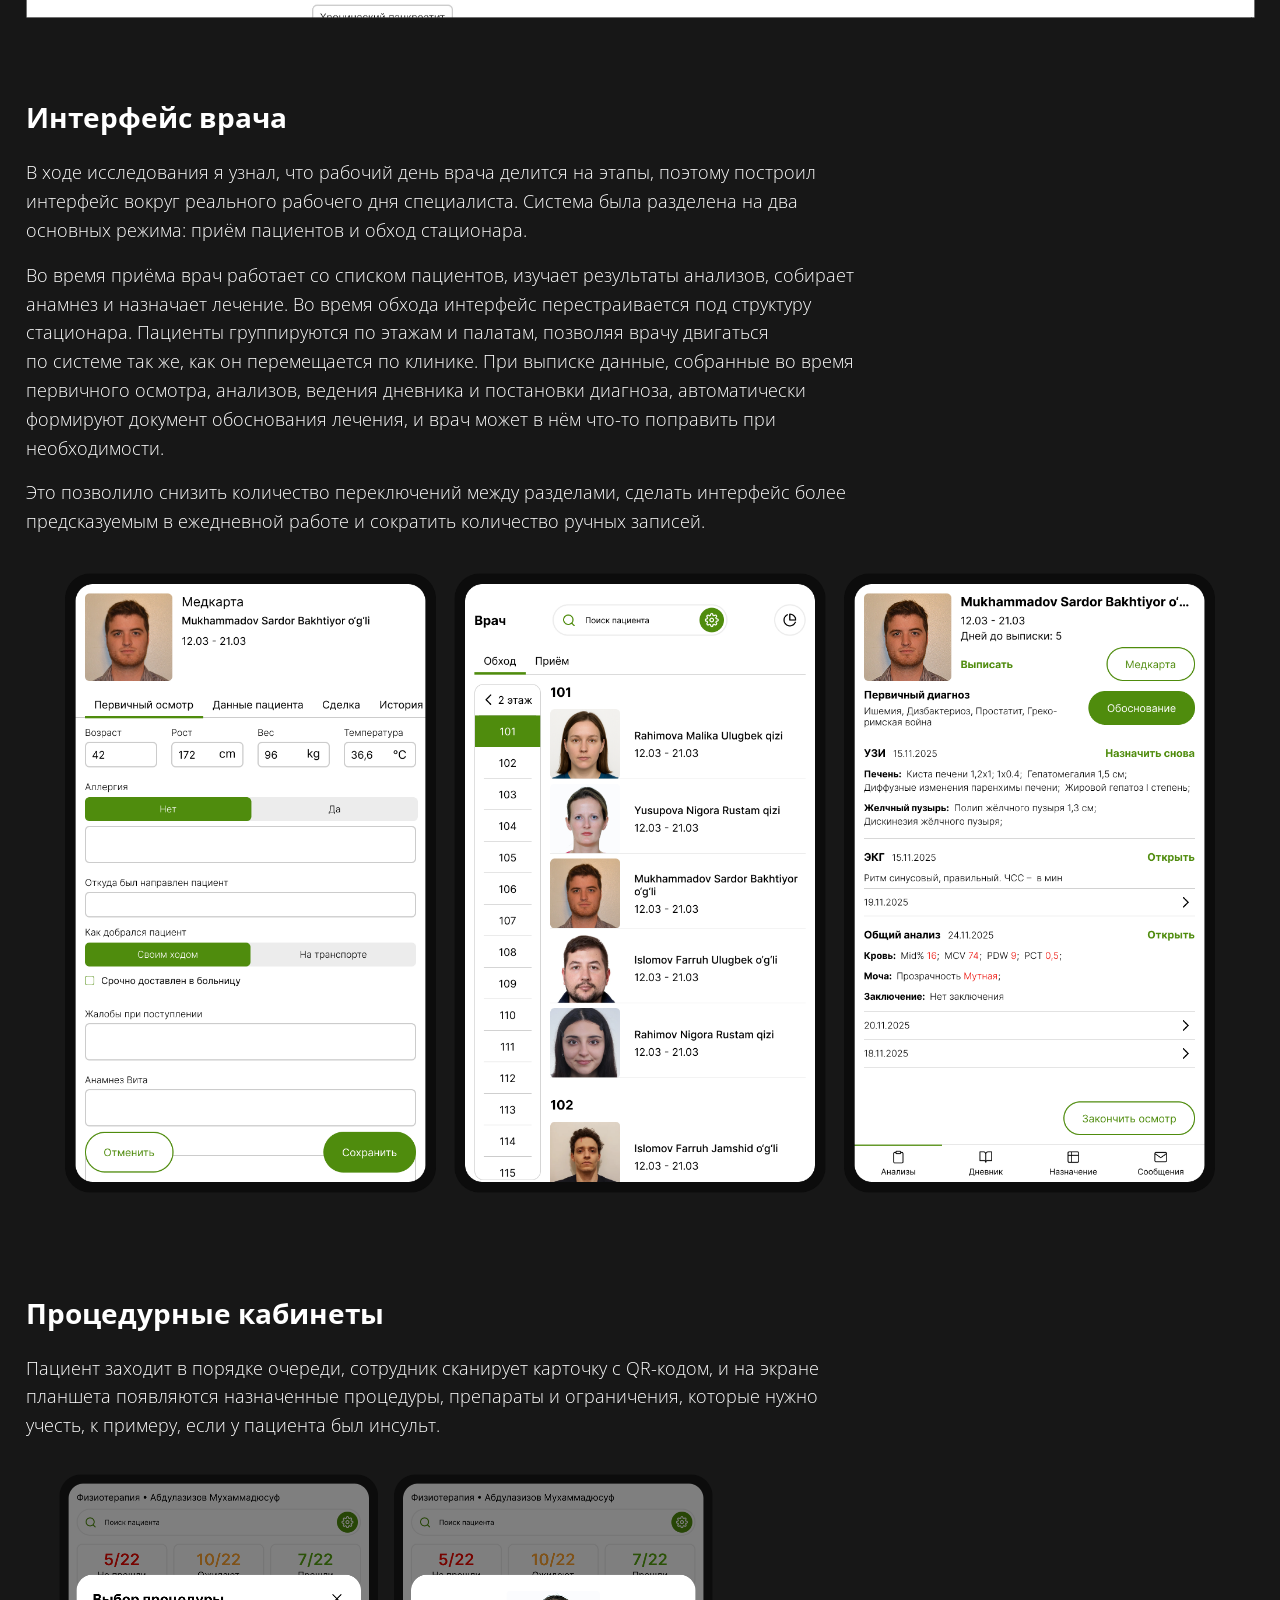
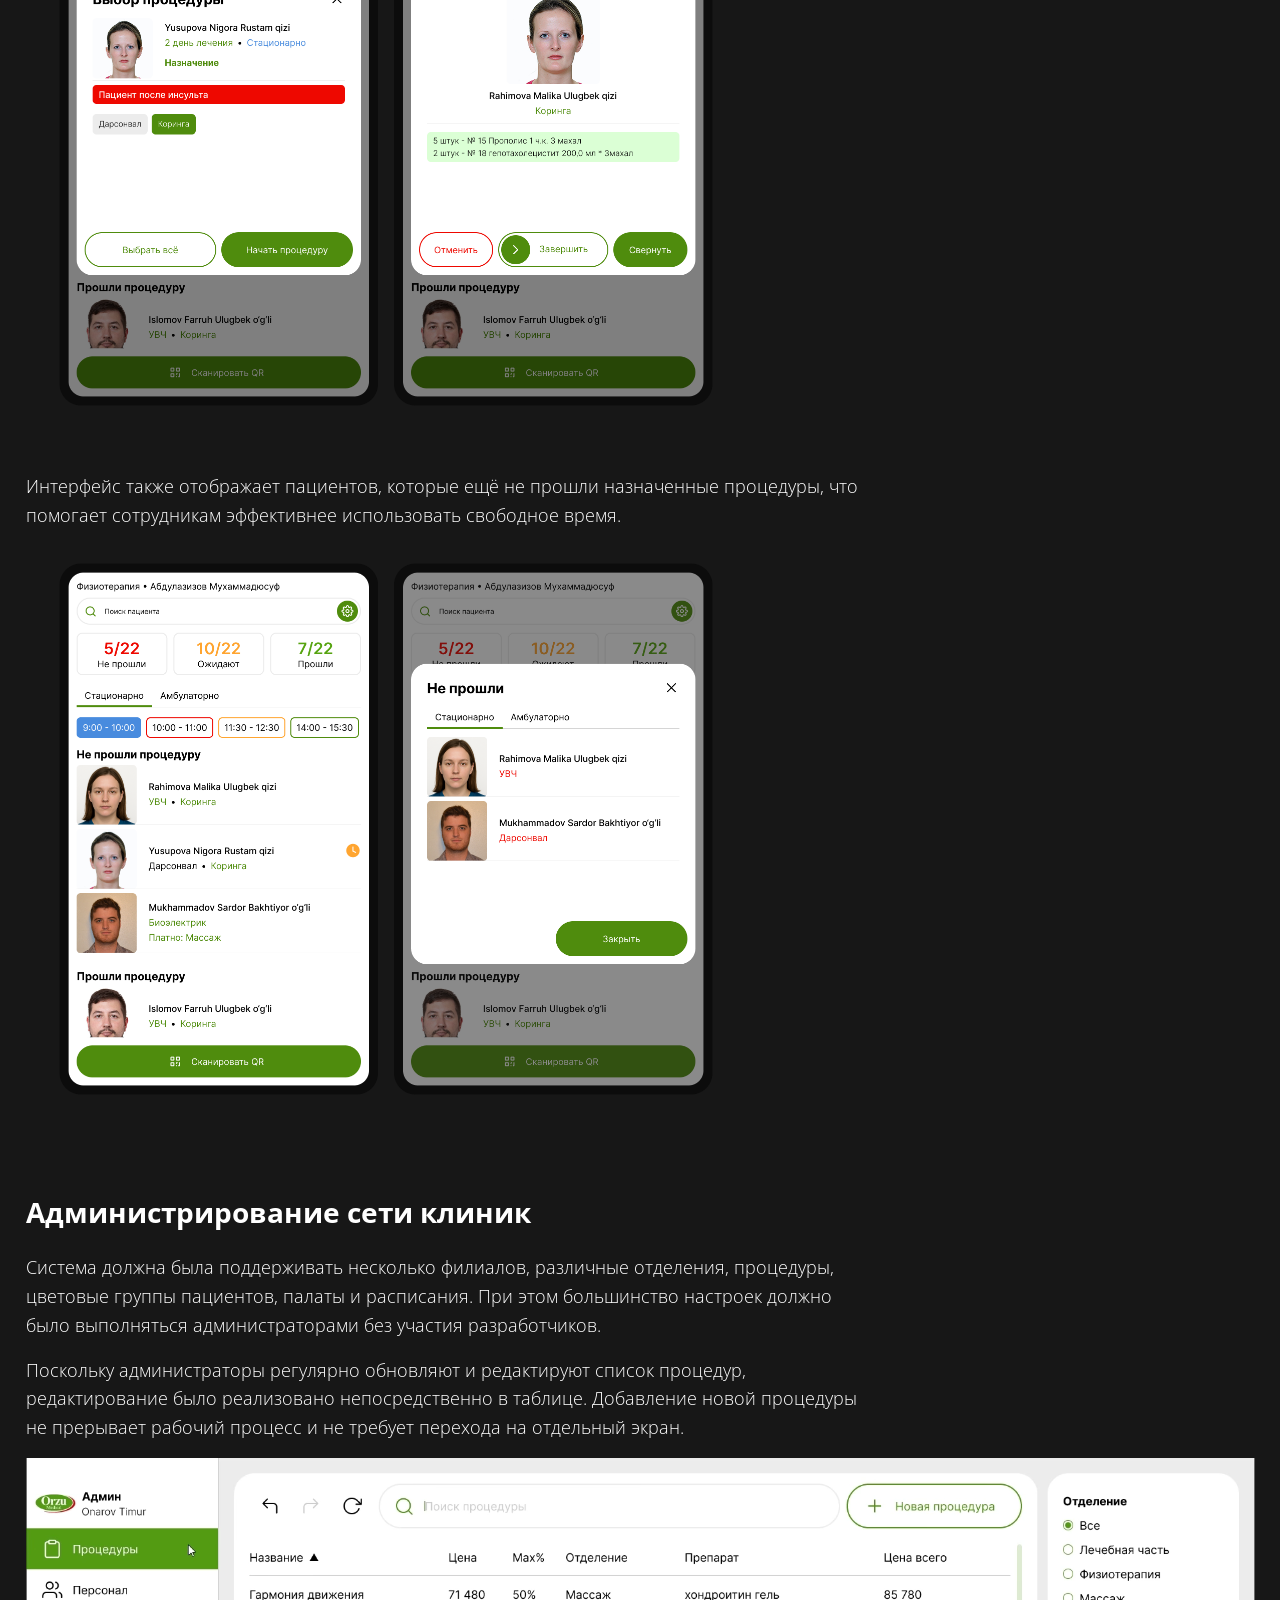
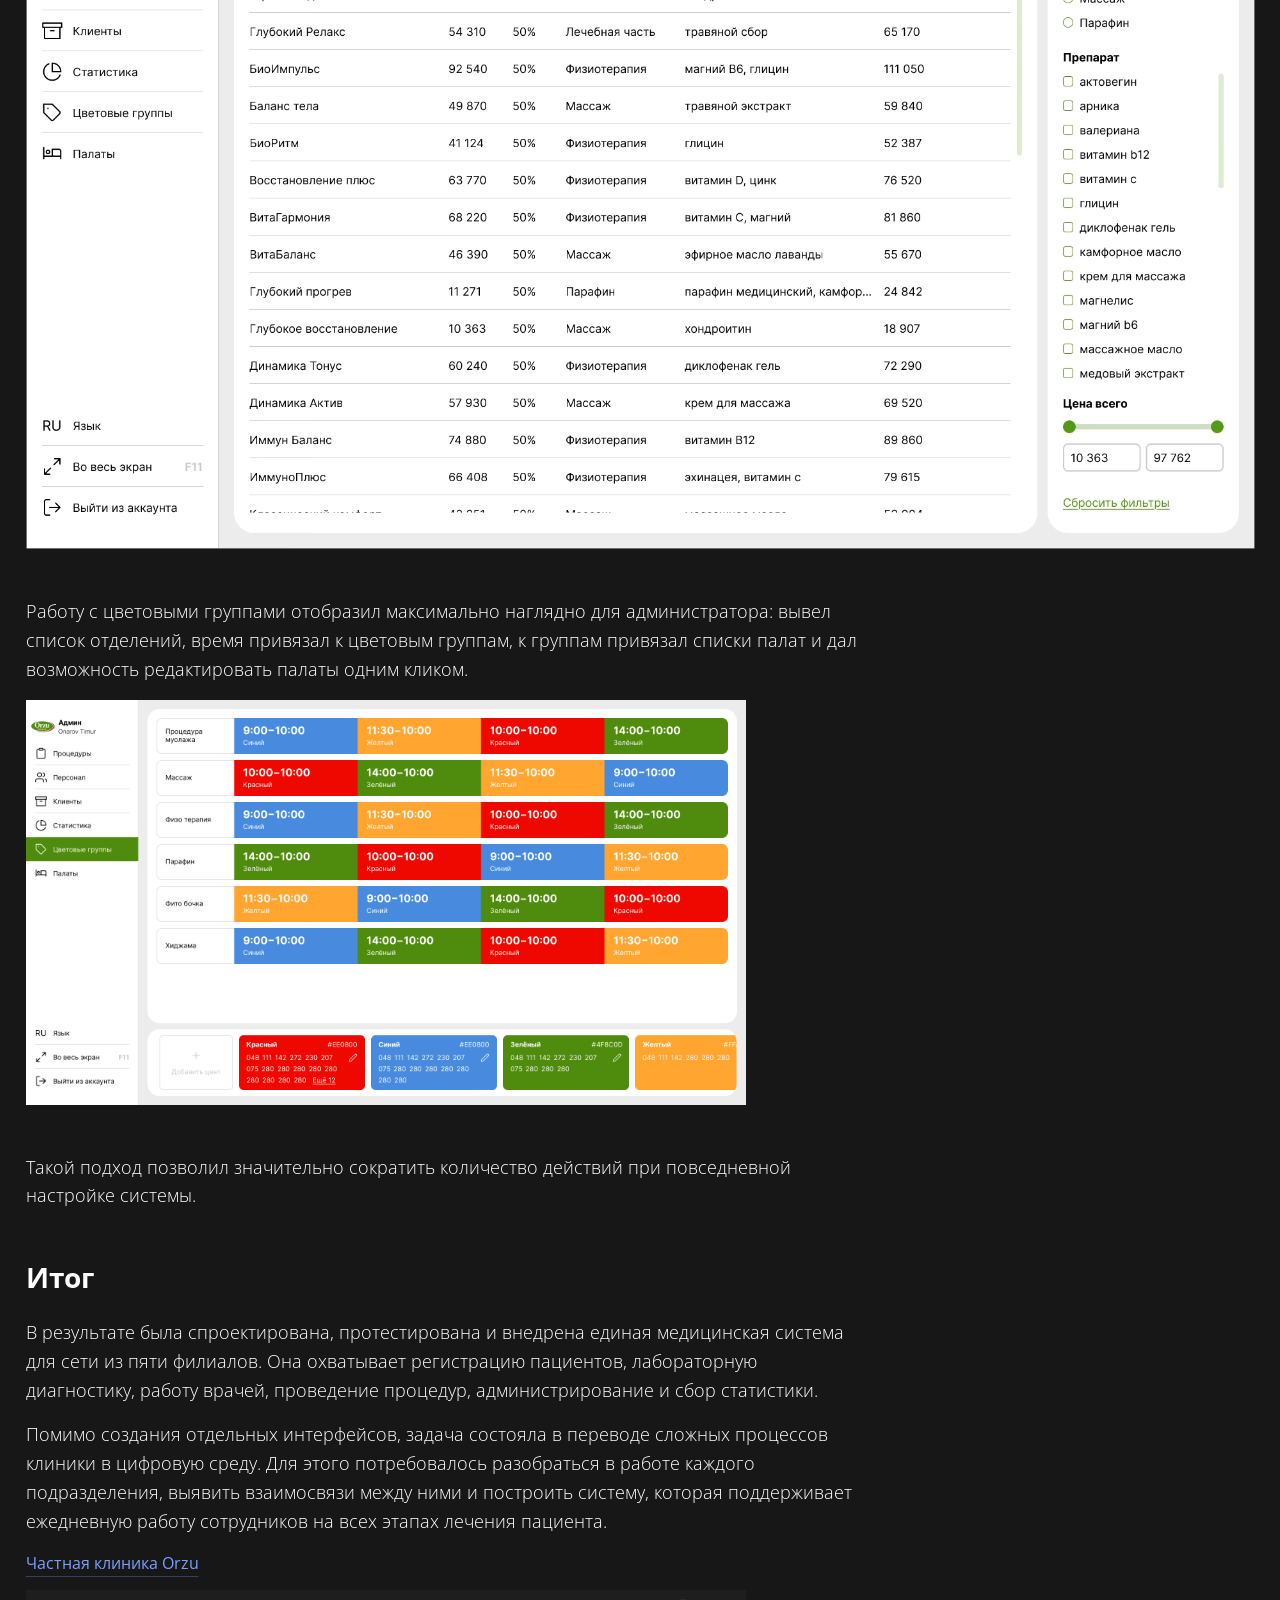
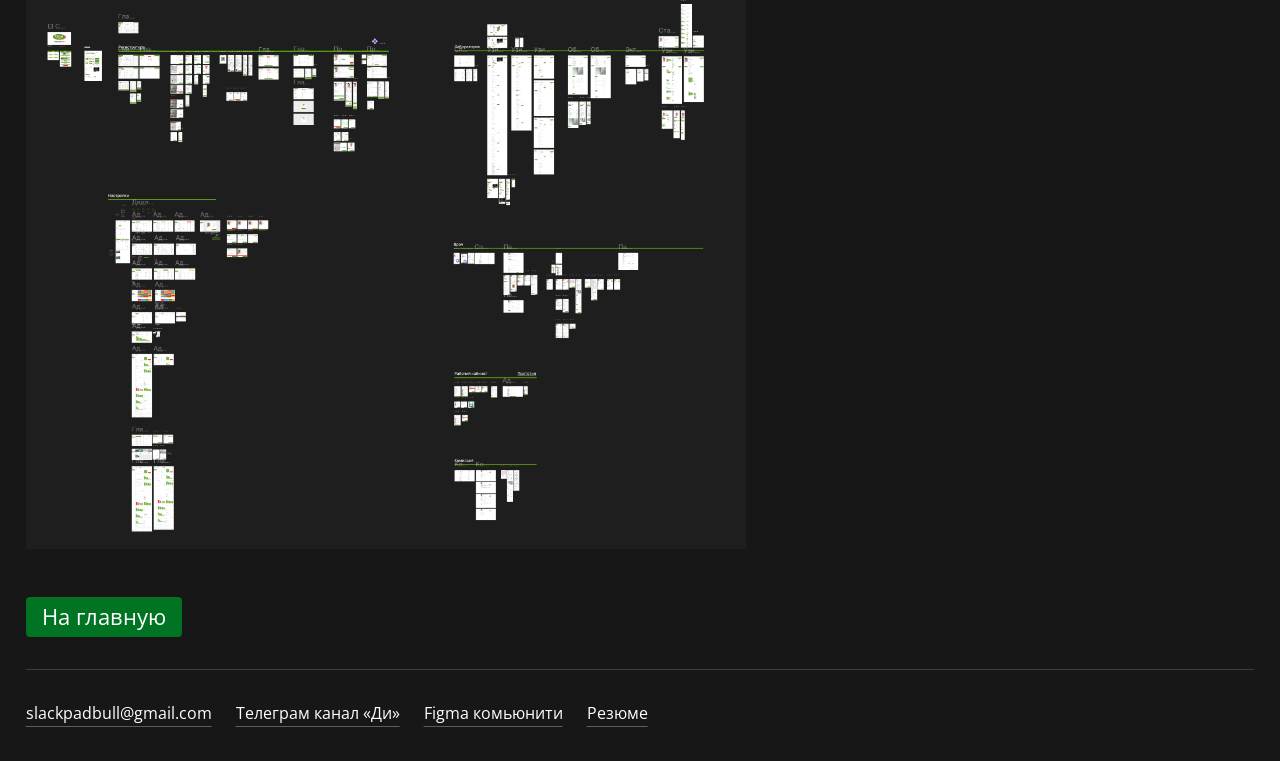
<file: OrzuMedical/index.html>
<!DOCTYPE html>
<html lang="ru">

<head>
  <meta charset="UTF-8">
  <meta name="viewport" content="width=device-width, initial-scale=1.0">

  <title>Автоматизация частной клиники</title>
  <link rel="icon" href="../assets/images/favicon.ico" type="image/x-icon" />

  <meta property="og:title" content="Автоматизация частной клиники" />
  <meta property="og:description"
    content="Проект по переводу работы частной клиники в цифровую систему: регистрация пациентов, управление лечением, процедуры и администрирование филиалов." />
  <meta property="og:image" content="./images/preview.jpg" />

  <link rel="preconnect" href="https://fonts.googleapis.com">
  <link rel="preconnect" href="https://fonts.gstatic.com" crossorigin>
  <link href="https://fonts.googleapis.com/css2?family=Open+Sans:ital,wght@0,300..800;1,300..800&display=swap"
    rel="stylesheet">

  <link rel="stylesheet" href="../assets/css/style.css">

  <!-- Yandex.Metrika counter -->
<script type="text/javascript">
    (function(m,e,t,r,i,k,a){
        m[i]=m[i]||function(){(m[i].a=m[i].a||[]).push(arguments)};
        m[i].l=1*new Date();
        for (var j = 0; j < document.scripts.length; j++) {if (document.scripts[j].src === r) { return; }}
        k=e.createElement(t),a=e.getElementsByTagName(t)[0],k.async=1,k.src=r,a.parentNode.insertBefore(k,a)
    })(window, document,'script','https://mc.yandex.ru/metrika/tag.js?id=110143503', 'ym');

    ym(110143503, 'init', {ssr:true, webvisor:true, clickmap:true, ecommerce:"dataLayer", referrer: document.referrer, url: location.href, accurateTrackBounce:true, trackLinks:true});
</script>
<noscript><div><img src="https://mc.yandex.ru/watch/110143503" style="position:absolute; left:-9999px;" alt="" /></div></noscript>
<!-- /Yandex.Metrika counter -->
</head>

<body>
  <header>
    <a class="me" href="/">
      <img src="../assets/images/avatar.avif" alt="" width="48" height="48">
      <h2>Дмитрий Бусел</h2>
    </a>
  </header>
  <main>
    <div class="project-loyaut">

      <h1>Автоматизация частной клиники</h1>
      <p>&laquo;Orzu Medical&raquo;&nbsp;&mdash; cеть частных клиник, использовала бумажный документооборот, Excel-таблицы и&nbsp;несколько разрозненных программ. Информация о&nbsp;пациентах дублировалась между отделениями, поиск был долгим, а&nbsp;хранение&nbsp;&mdash; сложным.</p>
      <p>Задача&nbsp;&mdash; перевести основные процессы клиники в&nbsp;цифровую среду и&nbsp;объединить работу филиалов в&nbsp;единой системе.</p>
      <p>Я&nbsp;отвечал за&nbsp;исследование процессов, проведение интервью с&nbsp;сотрудниками, проектирование сценариев, UX/UI-дизайн, а&nbsp;также участвовал во&nbsp;внедрении и&nbsp;тестировании системы.</p>
      <div class="project-photo fill">
        <img src="./images/main.png" alt="Orzu Medical">
        <!-- <p>Подпись</p> -->
      </div>
      
      <h2>Погружение в&nbsp;процессы клиники</h2>
      <p>Начал с&nbsp;интервью сотрудников всех уровней: руководство клиники, технический администратор, регистраторы, врачи, сотрудники лабораторий и&nbsp;процедурных кабинетов. Нужно было понять, как устроена работа каждого отделения клиники, какие данные используются в&nbsp;ежедневной работе и&nbsp;какие сложности возникают в&nbsp;существующих процессах.</p>
      <p>Из&nbsp;интервью я&nbsp;узнал, что большинство сценариев значительно сложнее, чем выглядело на&nbsp;первый взгляд. Например, сотрудники регистратуры, помимо оформления новых пациентов, консультировали, помогали найти нужный кабинет, контролировали пропущенные процедуры, проводили платежи, формировали документы сделки, подписывали договор и&nbsp;фактически выполняли роль координационного центра клиники.</p>
      <p>Врачи, помимо первичного приёма, ежедневно обходили пациентов стационара, корректировали лечение, вели медицинские дневники и&nbsp;готовили документы на&nbsp;выписку. Все эти задачи были тесно связаны между собой и&nbsp;требовали постоянного доступа к&nbsp;данным пациента.</p>
      <p>В&nbsp;процедурных кабинетах, пока проводится длительная процедура для пациента, параллельно сотрудник проводит короткие процедуры другим пациентам. Одного пациента нередко сопровождают сразу несколько сотрудников.</p>
      <div class="project-photo">
        <img src="./images/scheme.png" alt="схема пути пациента от регистрации до выписки">
        <!-- <p>Подпись</p> -->
      </div>
      
      <h2>Единая система</h2>
      <p>Во&nbsp;время исследования я&nbsp;восстанавливал полный путь пациента внутри клиники. Информация, собранная на&nbsp;регистрации, использовалась лабораториями. Результаты анализов попадали к&nbsp;врачу. Назначенное лечение передавалось процедурным кабинетам. Собранные данные использовались для подготовки выписки и&nbsp;формирования статистики.</p>
      <p>Вместо проектирования отдельных интерфейсов для каждого подразделения я&nbsp;рассматривал систему как единый продукт, внутри которого данные непрерывно перемещаются между сотрудниками.</p>
      <p>У&nbsp;меня также были технические и&nbsp;временные ограничения, которые нужно было учитывать при проектировании интерфейса.</p>
      <p>После предварительного проектирования стало понятно, что большинство сотрудников будет пользоваться сервисом через корпоративные планшеты, и&nbsp;для ускорения разработки я&nbsp;строил библиотеку компонентов для планшета с&nbsp;переиспользованием в&nbsp;компьютерной и&nbsp;мобильной версиях.</p>
        <div class="project-photo">
          <img src="./images/ui-kit.png" alt="ui-kit">
          <p>Это не полный UI-kit</p>
        </div>
      
      <h2>Регистратура</h2>
      <p>На&nbsp;основе информации о&nbsp;том, как регистратор ориентируется по&nbsp;существующим пациентам, чтобы их&nbsp;сориентировать, я&nbsp;сделал список текущих пациентов с&nbsp;фильтрацией на&nbsp;главном экране.</p>
      <p>Вывел кнопки создания амбулаторных и&nbsp;стационарных пациентов в&nbsp;верхние углы экрана, чтобы было проще целиться и&nbsp;вырабатывалась привычка. Создание и&nbsp;поиск пациентов доступны из&nbsp;любой точки системы, чтобы регистратору не&nbsp;нужно было возвращаться на&nbsp;главный экран, если во&nbsp;время работы с&nbsp;карточкой пациента пришёл новый посетитель.</p>
      <div class="project-photo fill">
        <img src="./images/registration.png" alt="Главный экран регистратора">
        <!-- <p>Подпись</p> -->
      </div>
      <p>Разделил форму на&nbsp;смысловые этапы. В&nbsp;клинике заполнение паспортных данных было первым шагом при регистрации пациента. Я&nbsp;сделал его последним, чтобы пациент мог начать сдавать анализы, пока регистратор заполнял данные по&nbsp;скану документа. Сам скан я&nbsp;вывел рядом с&nbsp;формой, чтобы было легче сверять данные.</p>
      <div class="project-photo">
        <img src="./images/form.png" alt="Форма">
        <!-- <p>В идеале форма сама должна считать скан, а регистратор только проверить, но технические ограничения.</p> -->
      </div>
      <p>Избежал окон подтверждений, которые на&nbsp;автомате пропускаются, сделав возможность отменять действия или вернуться к&nbsp;незавершённым, к&nbsp;примеру, если форма была недозаполнена.</p>
      <div class="project-photo">
        <img src="./images/cancel.png" alt="Отмена действий">
        <!-- <p>Шаги форм</p> -->
      </div>
      <p>Экран профиля пациента разделил: информацию&nbsp;&mdash; слева, выбор сделки с&nbsp;пациентом&nbsp;&mdash; справа, а&nbsp;информацию по&nbsp;выбранной сделке&nbsp;&mdash; в&nbsp;центре. Если была внесена часть суммы, кнопка к&nbsp;оплате указывает остаток суммы.</p>
      <div class="project-photo fill">
        <img src="./images/profile.png" alt="Профиль пациента">
        <!-- <p>Подпись</p> -->
      </div>
      <p>Чтобы регистратор не&nbsp;принял случайно оплату, кнопка не&nbsp;нажимается, а&nbsp;свайпится, но, если и&nbsp;это было сделано ошибочно, всё ещё можно отменить действие.</p>
      <div class="project-photo">
        <img src="./images/payment.png" alt="Принятие оплаты">
        <!-- <p>Подпись</p> -->
      </div>
      
      <h2>Конструктор медицинских заключений</h2>
      <p>Лаборатории приходилось вручную писать результаты обследований. Я&nbsp;спроектировал конструктор заключений, в&nbsp;котором врач последовательно проверяет органы и&nbsp;выбирает обнаруженные отклонения из&nbsp;списка справа, добавляя уточнения слева. Так врач формирует заключение, которое удобно быстро проверить перед завершением осмотра.</p>
      <p>Навигация справа играет роль чек-листа с&nbsp;индикацией прогресса по&nbsp;пройденным органам и&nbsp;показывает, в&nbsp;каком модуле осмотра сотрудник лаборатории сейчас находится.</p>
      <p>Эти решения позволили сократить объём ручного ввода и&nbsp;сделать данные более структурированными.</p>
      <video class="case-video fill" autoplay muted loop playsinline>
        <source src="./images/konstructor.webm" type="video/webm">
      </video>
      
      <h2>Интерфейс врача</h2>
      <p>В&nbsp;ходе исследования я&nbsp;узнал, что рабочий день врача делится на&nbsp;этапы, поэтому построил интерфейс вокруг реального рабочего дня специалиста. Система была разделена на&nbsp;два основных режима: приём пациентов и&nbsp;обход стационара.</p>
      <p>Во&nbsp;время приёма врач работает со&nbsp;списком пациентов, изучает результаты анализов, собирает анамнез и&nbsp;назначает лечение. Во&nbsp;время обхода интерфейс перестраивается под структуру стационара. Пациенты группируются по&nbsp;этажам и&nbsp;палатам, позволяя врачу двигаться по&nbsp;системе так&nbsp;же, как он&nbsp;перемещается по&nbsp;клинике. При выписке данные, собранные во&nbsp;время первичного осмотра, анализов, ведения дневника и&nbsp;постановки диагноза, автоматически формируют документ обоснования лечения, и&nbsp;врач может в&nbsp;нём что-то поправить при необходимости.</p>
      <p>Это позволило снизить количество переключений между разделами, сделать интерфейс более предсказуемым в&nbsp;ежедневной работе и&nbsp;сократить количество ручных записей.</p>
      <div class="project-photo fill">
        <img src="./images/doctor.png" alt="экран приёма пациента">
        <!-- <p>Подпись</p> -->
      </div>
      
      <h2>Процедурные кабинеты</h2>
      <P>Пациент заходит в&nbsp;порядке очереди, сотрудник сканирует карточку с&nbsp;QR-кодом, и&nbsp;на&nbsp;экране планшета появляются назначенные процедуры, препараты и&nbsp;ограничения, которые нужно учесть, к&nbsp;примеру, если у&nbsp;пациента был инсульт.</P>
      <div class="project-photo ">
        <img src="./images/work_modal.png" alt="рабочий кабинет сотрудника процедурного отделения">
        <!-- <p>Подпись</p> -->
      </div>
      <p>Интерфейс также отображает пациентов, которые ещё не&nbsp;прошли назначенные процедуры, что помогает сотрудникам эффективнее использовать свободное время.</p>
      <div class="project-photo ">
        <img src="./images/work_main.png" alt="экран пациента после сканирования QR-кода">
        <!-- <p>Подпись</p> -->
      </div>
      
      <h2>Администрирование сети клиник</h2>
      <p>Система должна была поддерживать несколько филиалов, различные отделения, процедуры, цветовые группы пациентов, палаты и&nbsp;расписания. При этом большинство настроек должно было выполняться администраторами без участия разработчиков.</p>
      <p>Поскольку администраторы регулярно обновляют и&nbsp;редактируют список процедур, редактирование было реализовано непосредственно в&nbsp;таблице. Добавление новой процедуры не&nbsp;прерывает рабочий процесс и&nbsp;не&nbsp;требует перехода на&nbsp;отдельный экран.</p>
      <video class="case-video fill" autoplay muted loop playsinline>
        <source src="./images/procedures.webm" type="video/webm">
      </video>
      <p>Работу с&nbsp;цветовыми группами отобразил максимально наглядно для администратора: вывел список отделений, время привязал к&nbsp;цветовым группам, к&nbsp;группам привязал списки палат и&nbsp;дал возможность редактировать палаты одним кликом.</p>
      <div class="project-photo ">
        <img src="./images/group.png" alt="настройка процедур и отделений">
        <!-- <p>Подпись</p> -->
      </div>
      <p>Такой подход позволил значительно сократить количество действий при повседневной настройке системы.</p>
      
      <h2>Итог</h2>
      <p>В&nbsp;результате была спроектирована, протестирована и&nbsp;внедрена единая медицинская система для сети из&nbsp;пяти филиалов. Она охватывает регистрацию пациентов, лабораторную диагностику, работу врачей, проведение процедур, администрирование и&nbsp;сбор статистики.</p>
      <p>Помимо создания отдельных интерфейсов, задача состояла в&nbsp;переводе сложных процессов клиники в&nbsp;цифровую среду. Для этого потребовалось разобраться в&nbsp;работе каждого подразделения, выявить взаимосвязи между ними и&nbsp;построить систему, которая поддерживает ежедневную работу сотрудников на&nbsp;всех этапах лечения пациента.</p>

      <a href="https://orzumed.uz/">Частная клиника Orzu</a>
      <div class="project-photo ">
        <img src="./images/screen.png" alt="структура файла">
        <!-- <p>Подпись</p> -->
      </div>
      <a class="btn" href="/">На главную</a>
    </div>

  </main>

  <footer>
    <a href="mailto:slackpadbull@gmail.com" >slackpadbull@gmail.com</a>
    <a href="tg://resolve?domain=didi_designer" target="_blank">Телеграм канал «Ди»</a>
    <a href="https://www.figma.com/@didi_designer" target="_blank">Figma комьюнити</a>
    <a href="https://docs.google.com/document/d/1TFCqY5TrbKjgYmMGzJi4ApslbBW3cc6D/edit?usp=sharing&ouid=107057437017257442245&rtpof=true&sd=true"
      target="_blank">Резюме</a>
    <div class="empty"></div>
  </footer>

  <div class="contact">
    <a href="tg://resolve?domain=Busel_Dmitry" class="btn">Телеграм</a>
    <a href="https://wa.me/77007794467" target="_blank" class="btn">Вотсап</a>
  </div>
</body>

</html>
</file>
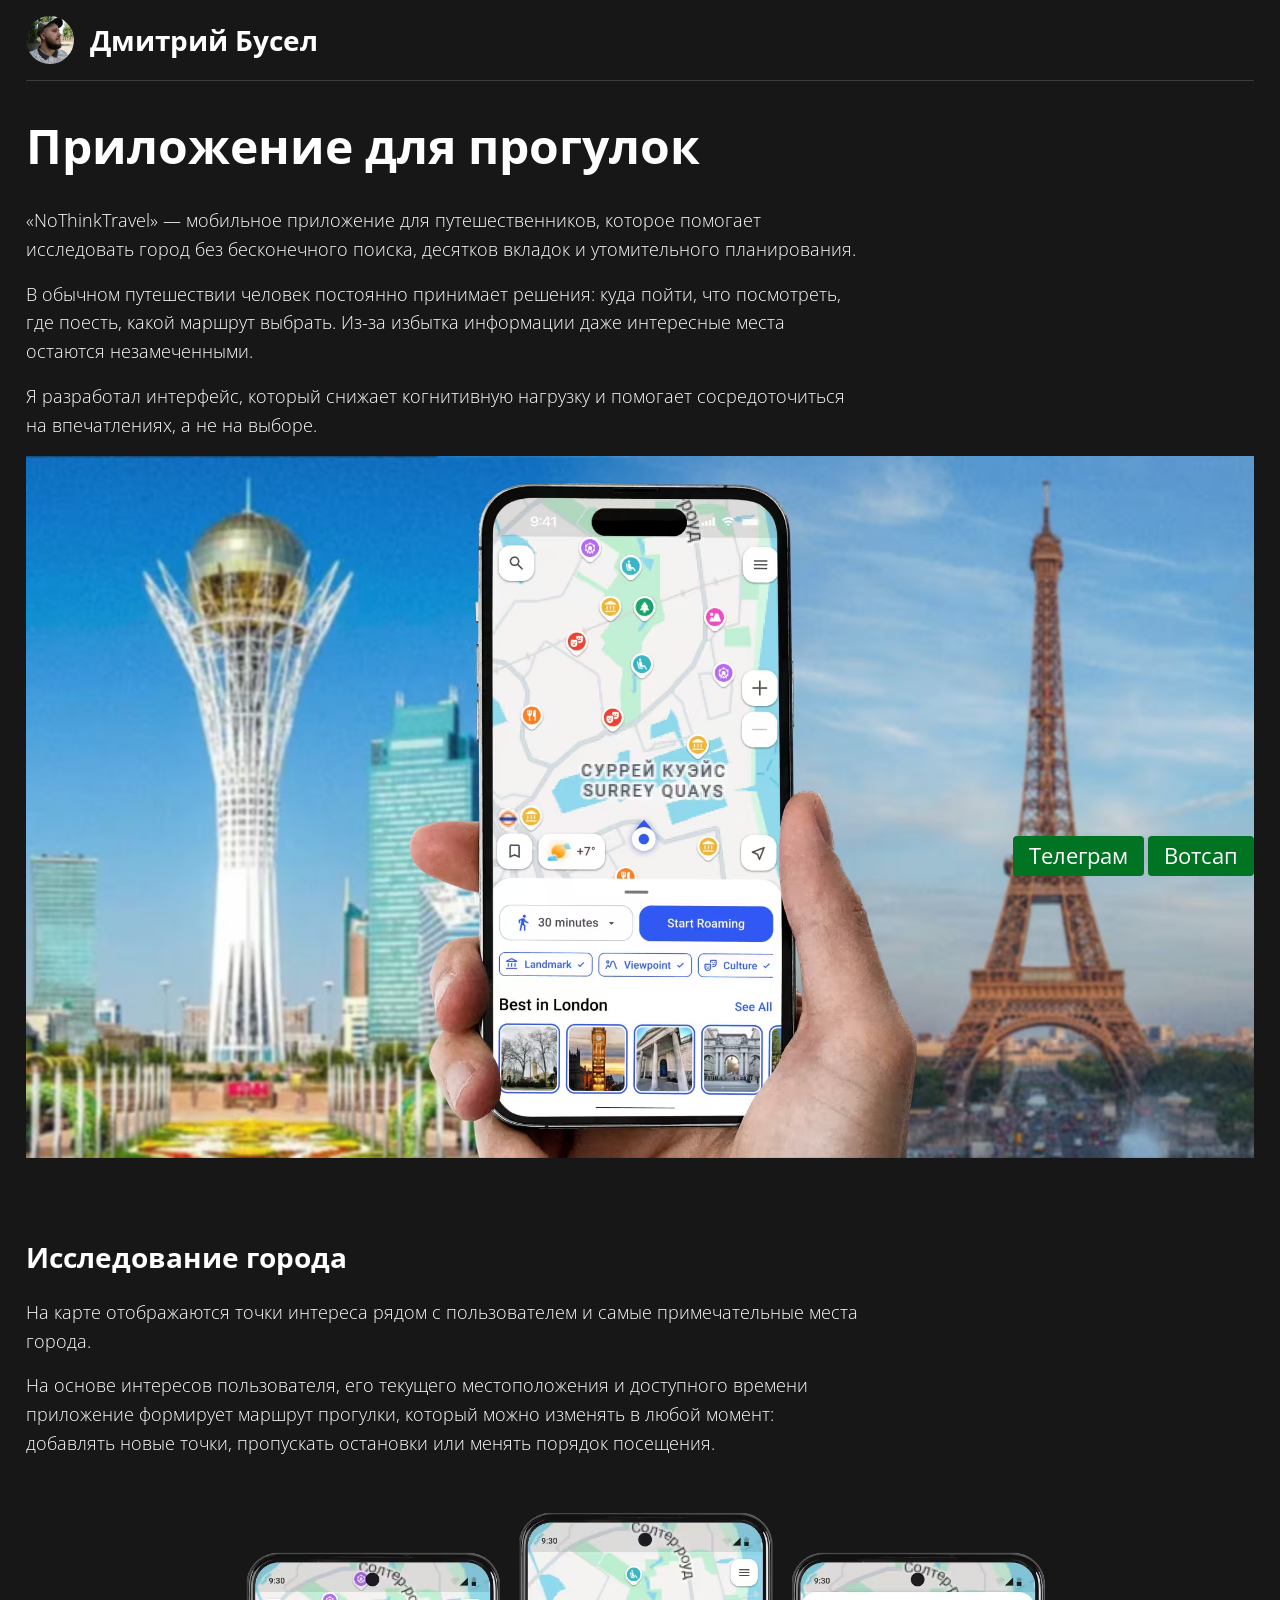
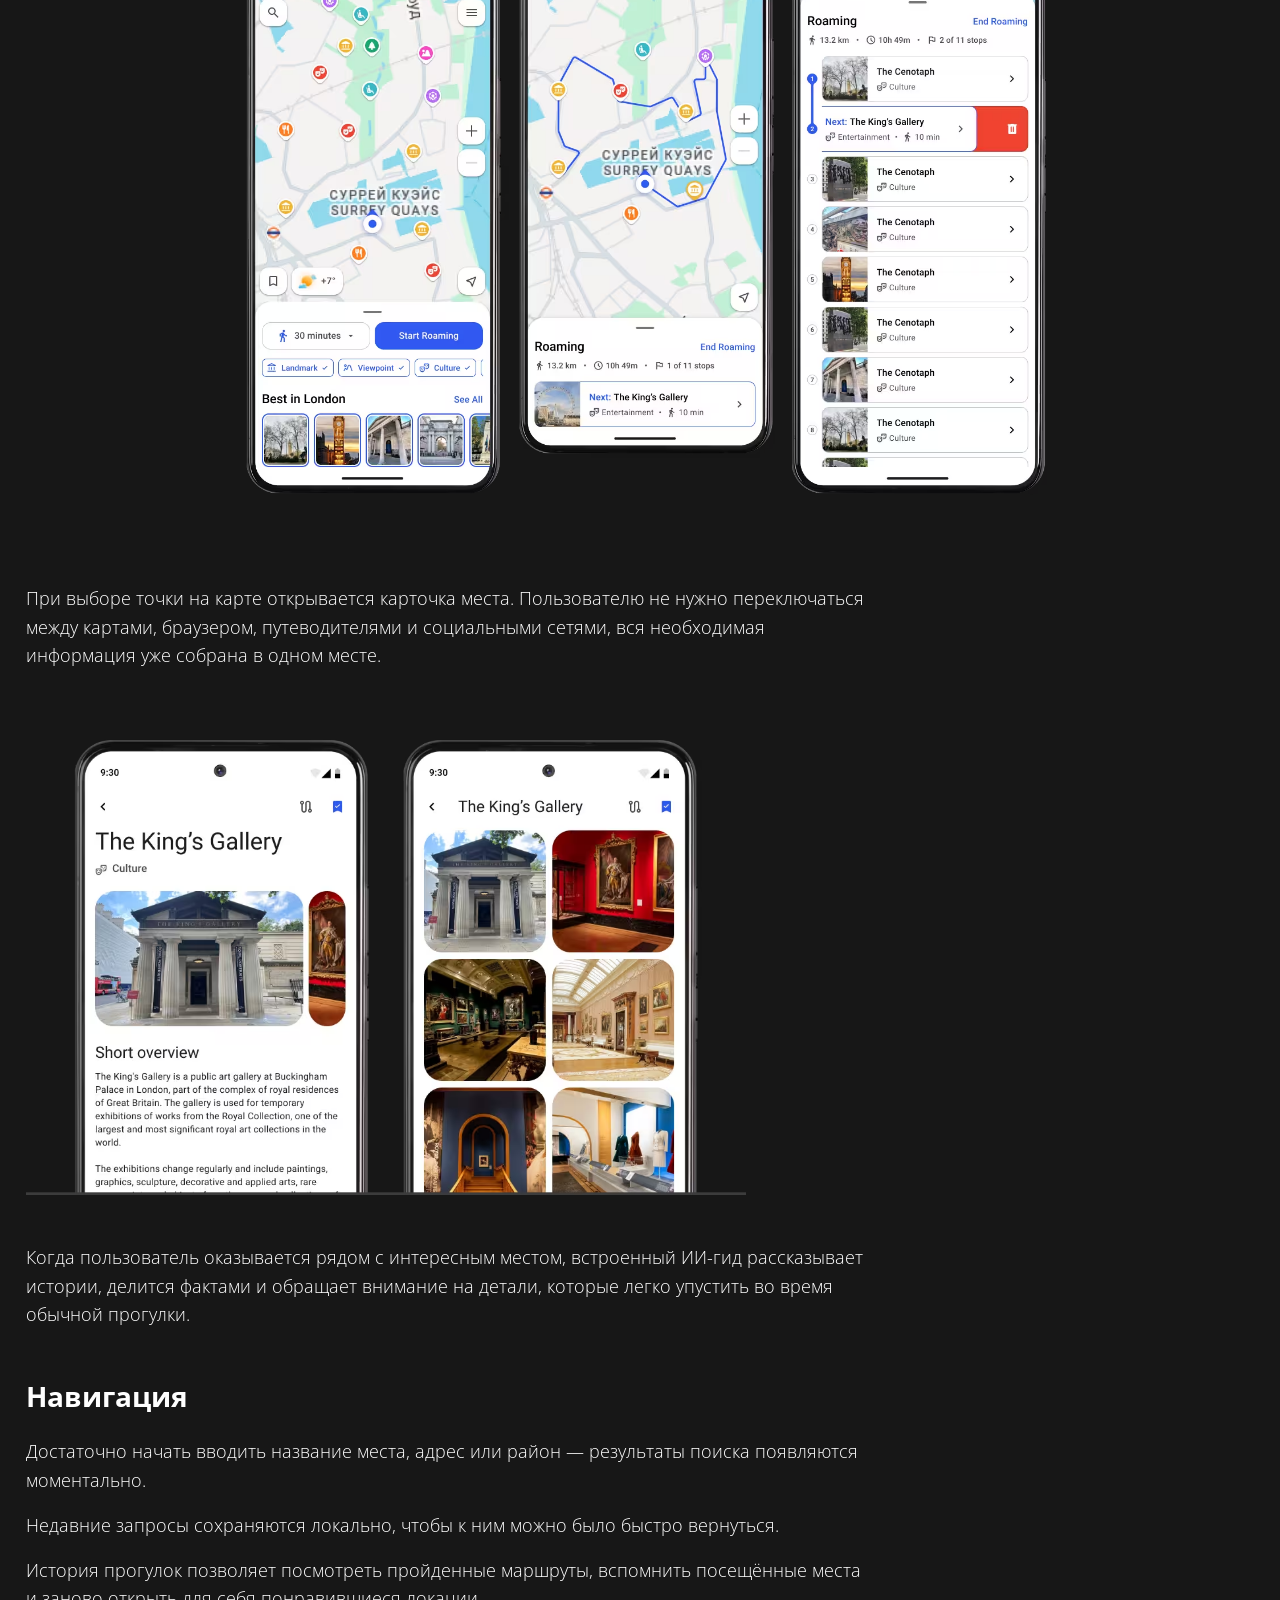
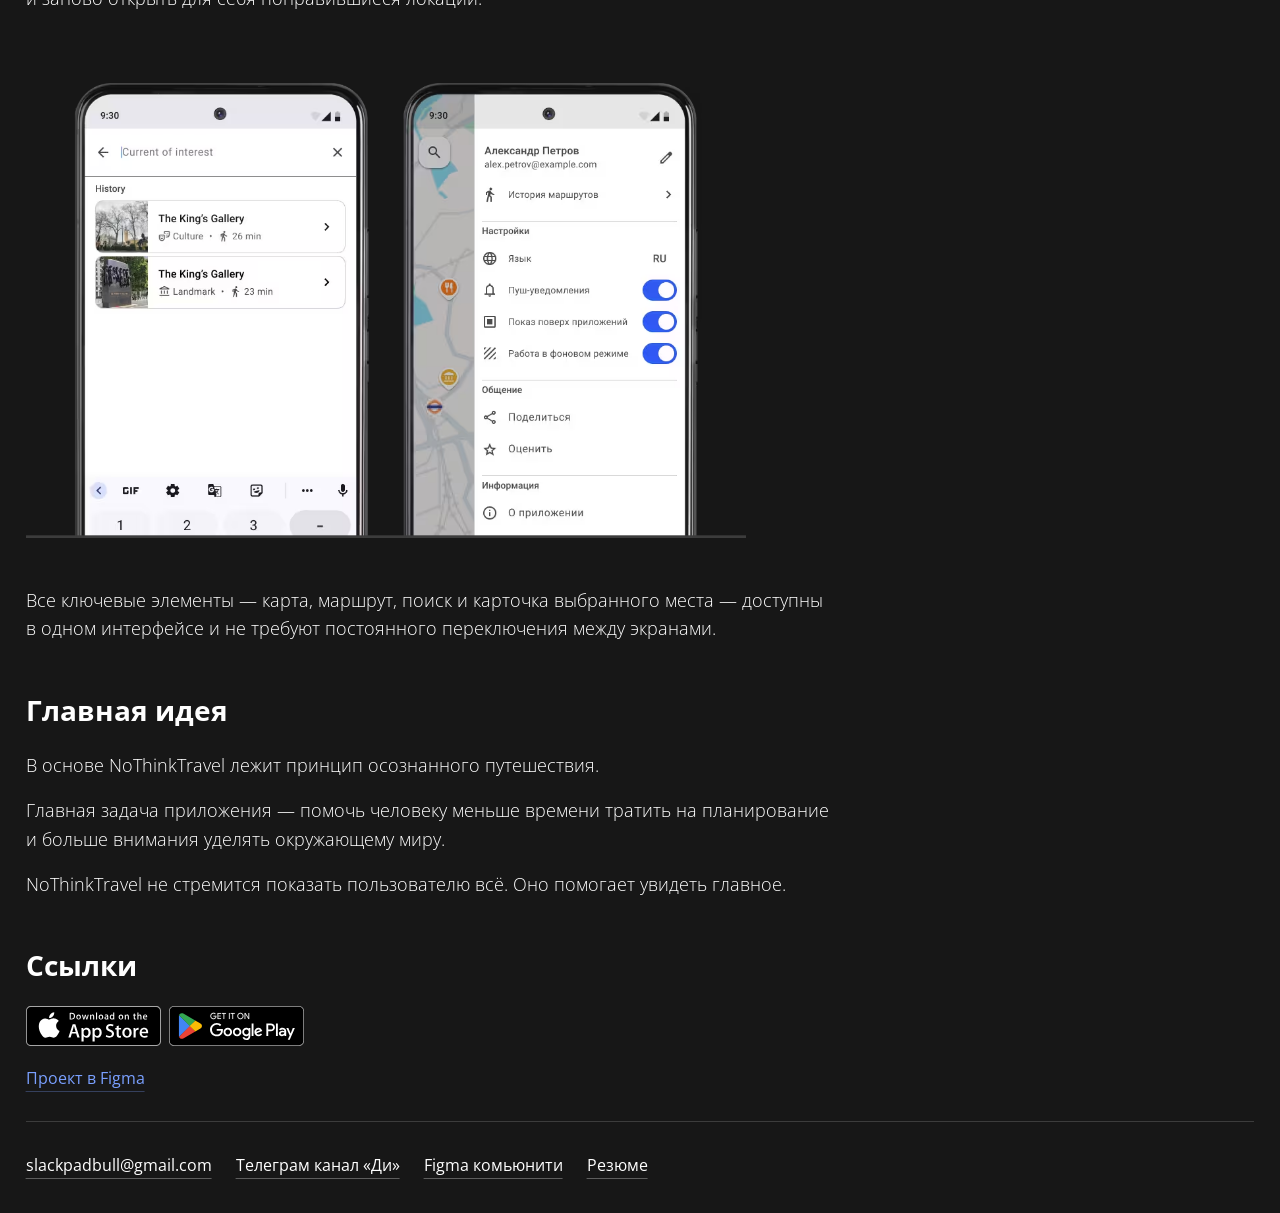
<file: NoThinkTravel.html>
<!DOCTYPE html>
<html lang="ru">

<head>
  <meta charset="UTF-8">
  <meta name="viewport" content="width=device-width, initial-scale=1.0">

  <title>Приложение для прогулок</title>
  <link rel="icon" href="./assets/images/favicon.ico" type="image/x-icon" />

  <meta property="og:title" content="Приложение для прогулок" />
  <meta property="og:description"
    content="Построение маршрута по выбранным интерсам и времени прогулки. ИИ-гид с описанием к каждой локации" />
  <meta property="og:image" content="./assets/images/NoThinkTravel.avif" />

  <link rel="preconnect" href="https://fonts.googleapis.com">
  <link rel="preconnect" href="https://fonts.gstatic.com" crossorigin>
  <link href="https://fonts.googleapis.com/css2?family=Open+Sans:ital,wght@0,300..800;1,300..800&display=swap"
    rel="stylesheet">

  <link rel="stylesheet" href="./assets/css/style.css">
</head>

<body>
  <header>
    <a class="me" href="./">
      <img src="./assets/images/avatar.avif" alt="" width="48" height="48">
      <h2>Дмитрий Бусел</h2>
    </a>
  </header>
  <main>
    <div class="project-loyaut">
      <h1>Приложение для&nbsp;прогулок</h1>
      <p>&laquo;NoThinkTravel&raquo;&nbsp;&mdash; мобильное приложение для путешественников, которое помогает
        исследовать город без бесконечного поиска, десятков вкладок и&nbsp;утомительного планирования.
      </p>
      <p>В&nbsp;обычном путешествии человек постоянно принимает решения: куда пойти, что посмотреть, где поесть, какой
        маршрут выбрать. Из-за избытка информации даже интересные места остаются незамеченными.
      </p>
      <p>Я&nbsp;разработал интерфейс, который снижает когнитивную нагрузку и&nbsp;помогает сосредоточиться
        на&nbsp;впечатлениях, а&nbsp;не&nbsp;на&nbsp;выборе.
      </p>

      <div class="project-photo fill">
        <img src="./assets/images/NoThinkTravel-main.avif" alt="Приложение для прогулок">
        <!-- <p>Текст под фото</p> -->
      </div>

      <h2>Исследование города</h2>
      <p>На&nbsp;карте отображаются точки интереса рядом с&nbsp;пользователем и&nbsp;самые примечательные места города.
      </p>
      <p>На&nbsp;основе интересов пользователя, его текущего местоположения и&nbsp;доступного времени приложение
        формирует маршрут прогулки, который можно изменять в&nbsp;любой момент: добавлять новые точки, пропускать
        остановки или менять порядок посещения.</p>
      <div class="project-photo fill">
        <img src="./assets/images/NoThinkTravel-interface.avif" alt="Приложение для доставки">
        <!-- <p>Текст под фото</p> -->
      </div>
      <p>При выборе точки на&nbsp;карте открывается карточка места. Пользователю не&nbsp;нужно переключаться между
        картами, браузером, путеводителями и&nbsp;социальными сетями, вся необходимая информация уже собрана
        в&nbsp;одном месте.</p>
      <div class="project-photo">
        <img src="./assets/images/NoThinkTravel-description.avif" alt="Приложение для доставки">
        <!-- <p>Текст под фото</p> -->
      </div>
      <p>Когда пользователь оказывается рядом с&nbsp;интересным местом, встроенный ИИ-гид рассказывает истории, делится
        фактами и&nbsp;обращает внимание на&nbsp;детали, которые легко упустить во&nbsp;время обычной прогулки.</p>

      <H2>Навигация</H2>
      <P>Достаточно начать вводить название места, адрес или район&nbsp;&mdash; результаты поиска появляются
        моментально.</P>
      <P>Недавние запросы сохраняются локально, чтобы к&nbsp;ним можно было быстро вернуться.</P>
      <P>История прогулок позволяет посмотреть пройденные маршруты, вспомнить посещённые места и&nbsp;заново открыть для
        себя понравившиеся локации.</P>
      <div class="project-photo">
        <img src="./assets/images/NoThinkTravel-navigation.avif" alt="Приложение для доставки">
        <!-- <p>Текст под фото</p> -->
      </div>

      <P>Все ключевые элементы&nbsp;&mdash; карта, маршрут, поиск и&nbsp;карточка выбранного места&nbsp;&mdash; доступны
        в&nbsp;одном интерфейсе и&nbsp;не&nbsp;требуют постоянного переключения между экранами.</P>

      <h2>Главная идея</h2>
      <p>В&nbsp;основе NoThinkTravel лежит принцип осознанного путешествия.</p>
      <p>Главная задача приложения&nbsp;&mdash; помочь человеку меньше времени тратить на&nbsp;планирование
        и&nbsp;больше внимания уделять окружающему миру.</p>
      <p>NoThinkTravel не&nbsp;стремится показать пользователю всё. Оно помогает увидеть главное.</p>

      <h2>Ссылки</h2>

      <div class="store">
        <a class="store-button" data-store="ios" aria-label="Скачать в App Store"
          href="https://apps.apple.com/app/id6761536471">
          <img src="./assets/images/apple-badge.svg" alt="Скачать в App Store">
        </a>
        <a class="store-button" data-store="android" aria-label="Скачайте в Google Play"
          href="https://play.google.com/store/apps/details?id=org.nothink.travel">
          <img src="./assets/images/google-play-badge.svg" alt="Скачайте в Google Play">
        </a>
      </div>

      <a
        href="https://www.figma.com/design/fKCgX1gH9lxSCgrVWCpdST/%D0%9F%D1%80%D0%B8%D0%BB%D0%BE%D0%B6%D0%B5%D0%BD%D0%B8%D0%B5-%D0%B4%D0%BB%D1%8F-%D0%BF%D1%80%D0%BE%D0%B3%D1%83%D0%BB%D0%BE%D0%BA?node-id=0-1&t=gXDpwnlabwWpsaX4-1">Проект
        в Figma</a>
      </div>
    </div>

  </main>

  <footer>
    <a href="mailto:slackpadbull@gmail.com" >slackpadbull@gmail.com</a>
    <a href="tg://resolve?domain=didi_designer" target="_blank">Телеграм канал «Ди»</a>
    <a href="https://www.figma.com/@didi_designer" target="_blank">Figma комьюнити</a>
    <a href="https://docs.google.com/document/d/1TFCqY5TrbKjgYmMGzJi4ApslbBW3cc6D/edit?usp=sharing&ouid=107057437017257442245&rtpof=true&sd=true"
      target="_blank">Резюме</a>
    <div class="empty"></div>
  </footer>

  <div class="contact">
    <a href="tg://resolve?domain=Busel_Dmitry" class="btn">Телеграм</a>
    <a href="https://wa.me/77007794467" target="_blank" class="btn">Вотсап</a>
  </div>
</body>

</html>
</file>
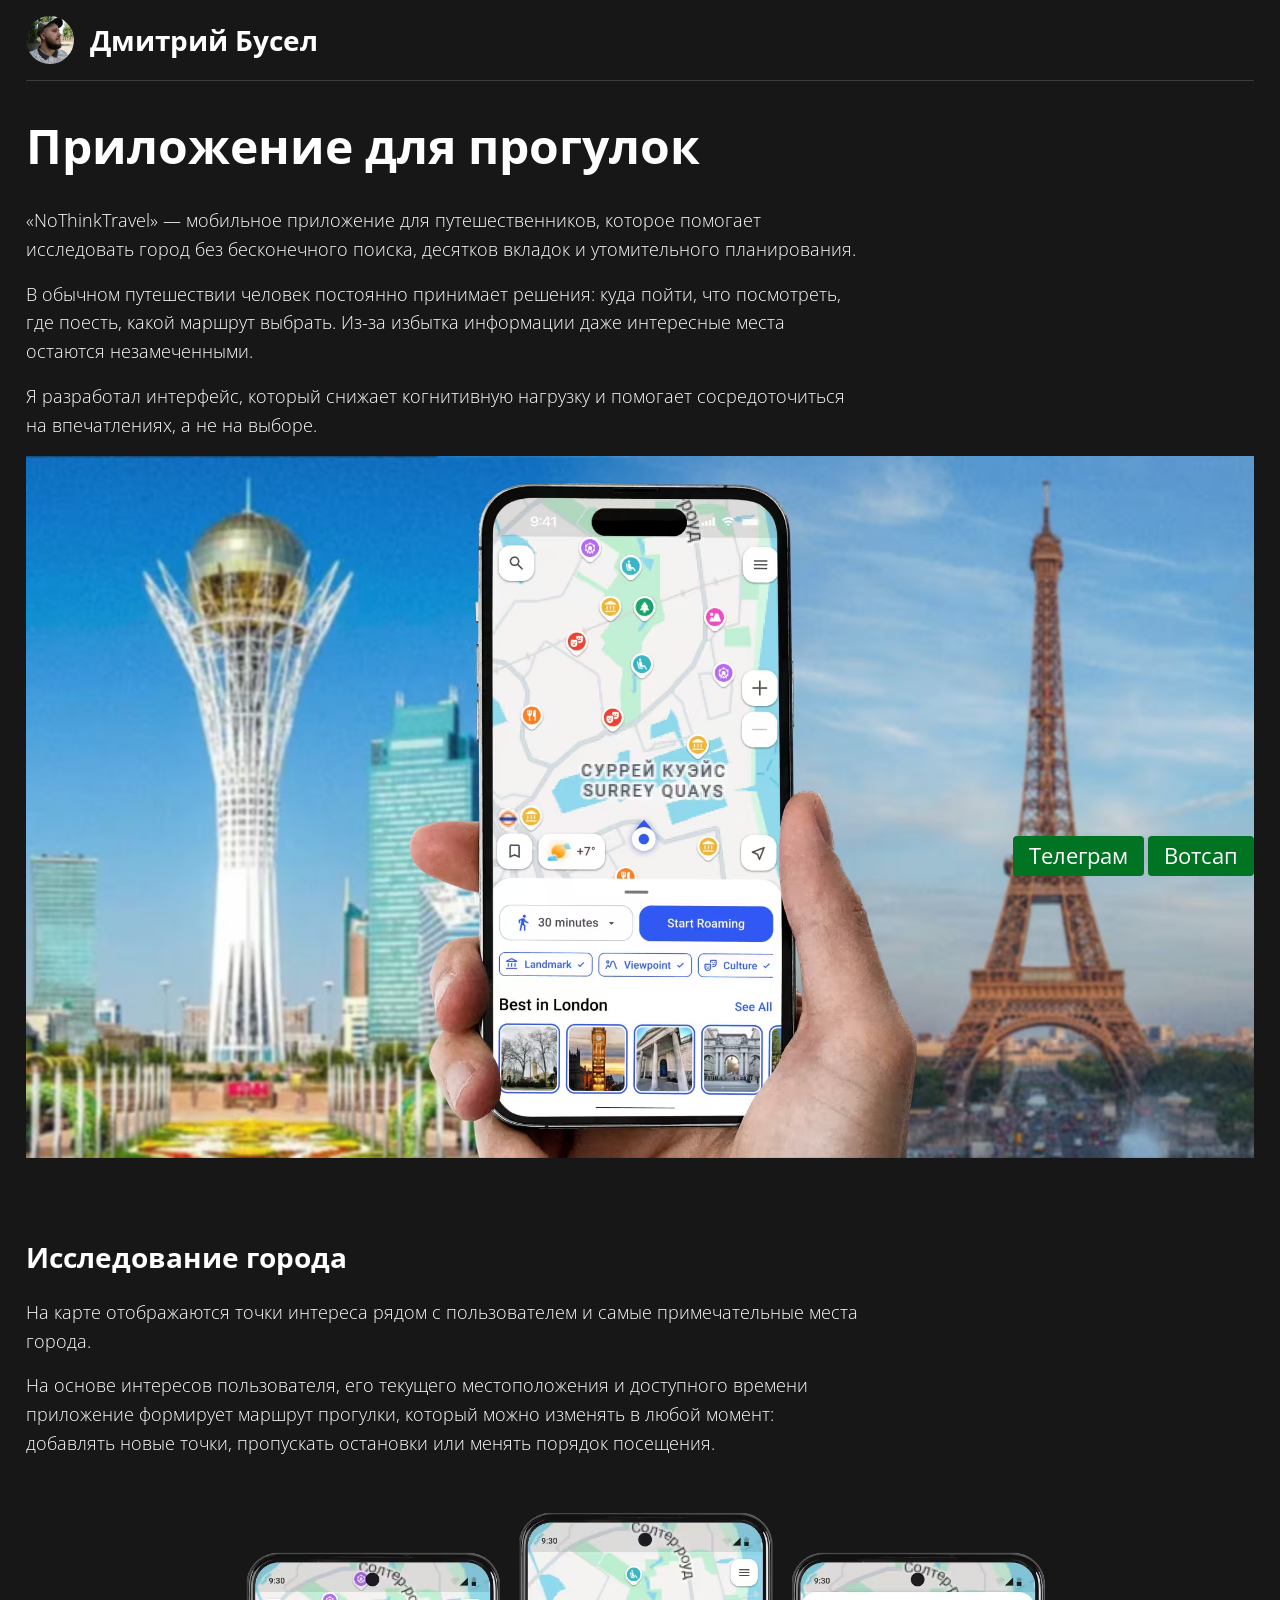
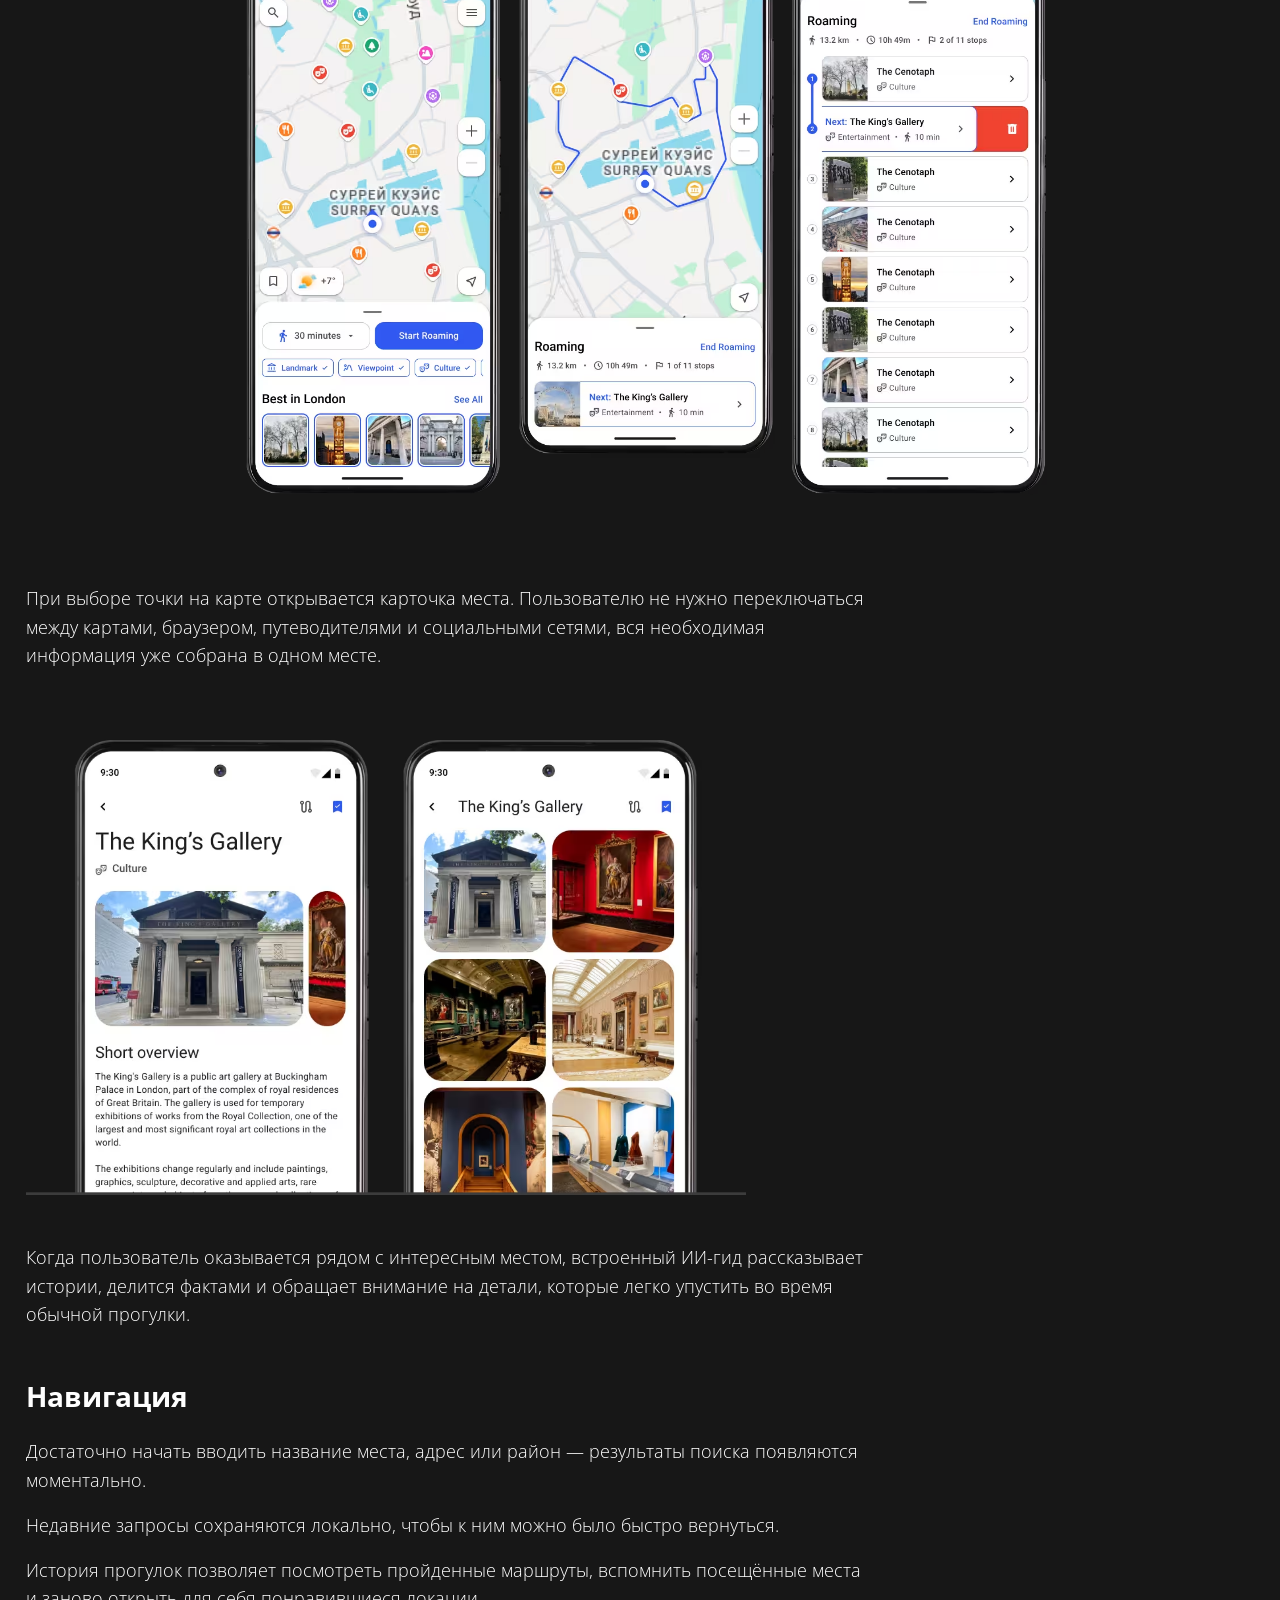
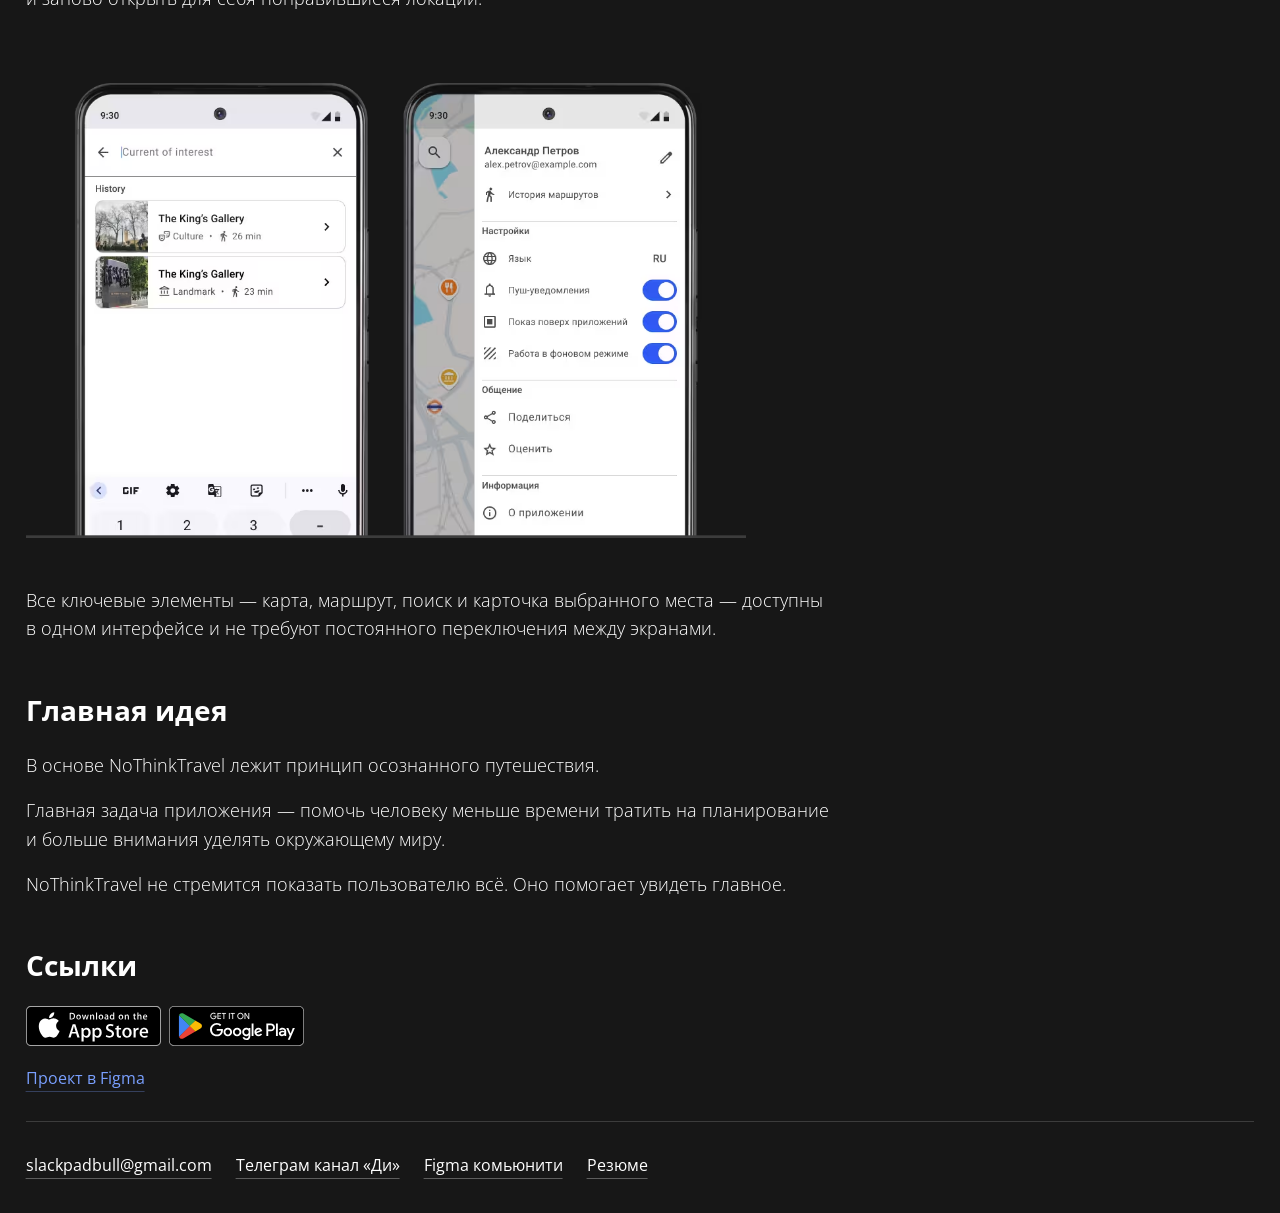
<file: projects/NoThinkTravel.html>
<!DOCTYPE html>
<html lang="ru">

<head>
  <meta charset="UTF-8">
  <meta name="viewport" content="width=device-width, initial-scale=1.0">

  <title>Приложение для прогулок</title>
  <link rel="icon" href="../assets/images/favicon.ico" type="image/x-icon" />

  <meta property="og:title" content="Приложение для прогулок" />
  <meta property="og:description"
    content="Построение маршрута по выбранным интерсам и времени прогулки. ИИ-гид с описанием к каждой локации" />
  <meta property="og:image" content="../assets/images/NoThinkTravel.avif" />

  <link rel="preconnect" href="https://fonts.googleapis.com">
  <link rel="preconnect" href="https://fonts.gstatic.com" crossorigin>
  <link href="https://fonts.googleapis.com/css2?family=Open+Sans:ital,wght@0,300..800;1,300..800&display=swap"
    rel="stylesheet">

  <link rel="stylesheet" href="../assets/css/style.css">
</head>

<body>
  <header>
    <a class="me" href="../index.html">
      <img src="../assets/images/avatar.avif" alt="" width="48" height="48">
      <h2>Дмитрий Бусел</h2>
    </a>
  </header>
  <main>
    <div class="project-loyaut">
      <h1>Приложение для&nbsp;прогулок</h1>
      <p>&laquo;NoThinkTravel&raquo;&nbsp;&mdash; мобильное приложение для путешественников, которое помогает
        исследовать город без бесконечного поиска, десятков вкладок и&nbsp;утомительного планирования.
      </p>
      <p>В&nbsp;обычном путешествии человек постоянно принимает решения: куда пойти, что посмотреть, где поесть, какой
        маршрут выбрать. Из-за избытка информации даже интересные места остаются незамеченными.
      </p>
      <p>Я&nbsp;разработал интерфейс, который снижает когнитивную нагрузку и&nbsp;помогает сосредоточиться
        на&nbsp;впечатлениях, а&nbsp;не&nbsp;на&nbsp;выборе.
      </p>

      <div class="project-photo fill">
        <img src="../assets/images/NoThinkTravel-main.avif" alt="Приложение для прогулок">
        <!-- <p>Текст под фото</p> -->
      </div>

      <h2>Исследование города</h2>
      <p>На&nbsp;карте отображаются точки интереса рядом с&nbsp;пользователем и&nbsp;самые примечательные места города.
      </p>
      <p>На&nbsp;основе интересов пользователя, его текущего местоположения и&nbsp;доступного времени приложение
        формирует маршрут прогулки, который можно изменять в&nbsp;любой момент: добавлять новые точки, пропускать
        остановки или менять порядок посещения.</p>
      <div class="project-photo fill">
        <img src="../assets/images/NoThinkTravel-interface.avif" alt="Приложение для доставки">
        <!-- <p>Текст под фото</p> -->
      </div>
      <p>При выборе точки на&nbsp;карте открывается карточка места. Пользователю не&nbsp;нужно переключаться между
        картами, браузером, путеводителями и&nbsp;социальными сетями, вся необходимая информация уже собрана
        в&nbsp;одном месте.</p>
      <div class="project-photo">
        <img src="../assets/images/NoThinkTravel-description.avif" alt="Приложение для доставки">
        <!-- <p>Текст под фото</p> -->
      </div>
      <p>Когда пользователь оказывается рядом с&nbsp;интересным местом, встроенный ИИ-гид рассказывает истории, делится
        фактами и&nbsp;обращает внимание на&nbsp;детали, которые легко упустить во&nbsp;время обычной прогулки.</p>

      <H2>Навигация</H2>
      <P>Достаточно начать вводить название места, адрес или район&nbsp;&mdash; результаты поиска появляются
        моментально.</P>
      <P>Недавние запросы сохраняются локально, чтобы к&nbsp;ним можно было быстро вернуться.</P>
      <P>История прогулок позволяет посмотреть пройденные маршруты, вспомнить посещённые места и&nbsp;заново открыть для
        себя понравившиеся локации.</P>
      <div class="project-photo">
        <img src="../assets/images/NoThinkTravel-navigation.avif" alt="Приложение для доставки">
        <!-- <p>Текст под фото</p> -->
      </div>

      <P>Все ключевые элементы&nbsp;&mdash; карта, маршрут, поиск и&nbsp;карточка выбранного места&nbsp;&mdash; доступны
        в&nbsp;одном интерфейсе и&nbsp;не&nbsp;требуют постоянного переключения между экранами.</P>

      <h2>Главная идея</h2>
      <p>В&nbsp;основе NoThinkTravel лежит принцип осознанного путешествия.</p>
      <p>Главная задача приложения&nbsp;&mdash; помочь человеку меньше времени тратить на&nbsp;планирование
        и&nbsp;больше внимания уделять окружающему миру.</p>
      <p>NoThinkTravel не&nbsp;стремится показать пользователю всё. Оно помогает увидеть главное.</p>

      <h2>Ссылки</h2>

      <div class="store">
        <a class="store-button" data-store="ios" aria-label="Скачать в App Store"
          href="https://apps.apple.com/app/id6761536471">
          <img src="../assets/images/apple-badge.svg" alt="Скачать в App Store">
        </a>
        <a class="store-button" data-store="android" aria-label="Скачайте в Google Play"
          href="https://play.google.com/store/apps/details?id=org.nothink.travel">
          <img src="../assets/images/google-play-badge.svg" alt="Скачайте в Google Play">
        </a>
      </div>

      <a
        href="https://www.figma.com/design/fKCgX1gH9lxSCgrVWCpdST/%D0%9F%D1%80%D0%B8%D0%BB%D0%BE%D0%B6%D0%B5%D0%BD%D0%B8%D0%B5-%D0%B4%D0%BB%D1%8F-%D0%BF%D1%80%D0%BE%D0%B3%D1%83%D0%BB%D0%BE%D0%BA?node-id=0-1&t=gXDpwnlabwWpsaX4-1">Проект
        в Figma</a>
      </div>
    </div>

  </main>

  <footer>
    <a href="mailto:slackpadbull@gmail.com" >slackpadbull@gmail.com</a>
    <a href="tg://resolve?domain=didi_designer" target="_blank">Телеграм канал «Ди»</a>
    <a href="https://www.figma.com/@didi_designer" target="_blank">Figma комьюнити</a>
    <a href="https://docs.google.com/document/d/1TFCqY5TrbKjgYmMGzJi4ApslbBW3cc6D/edit?usp=sharing&ouid=107057437017257442245&rtpof=true&sd=true"
      target="_blank">Резюме</a>
    <div class="empty"></div>
  </footer>

  <div class="contact">
    <a href="tg://resolve?domain=Busel_Dmitry" class="btn">Телеграм</a>
    <a href="https://wa.me/77007794467" target="_blank" class="btn">Вотсап</a>
  </div>
</body>

</html>
</file>
<file: assets/css/style.css>
:root {
    --bg: #171717;
    --text: #ffffff;
    --link: #7AA0FF;
    --accent: #007423;
    --border: #3c3c3c;
    --radius: 4px;
}
* {
    box-sizing: border-box;
    margin: 0;
}
body {
    font-family: 'Open Sans', Arial, sans-serif;
    background: var(--bg);
    color: var(--text);
    min-height: 100vh;
    display: flex;
    flex-direction: column;
    justify-content:center;
}
main,
footer,
header,
.contact {
    width: 96%;
    margin: 0 auto;
    max-width: 1400px;
}

.contact {
    position:fixed;
    bottom: 24px;
    display: flex;
    justify-content: flex-end;
    gap: 4px;
    left: 0; 
    right: 0;
    margin: 0 auto;
    pointer-events: none;
}

h1 {
    font-size: 48px;
    font-weight: 700;
}
@media (max-width: 800px) {
    h1 {
        font-size: 34px;
    }
}
h2 {
    font-size: 28px;
    font-weight: 700;
}
p {
    font-size: 18px;
    max-width: 840px;
    line-height: 1.6;
    font-weight: 300;
}
a {
    color: var(--link);
    text-decoration: underline;
    text-underline-offset: 40%;
    text-decoration-thickness: 1px;
    text-decoration-color: color-mix(in srgb, var(--link) 30%, transparent);
    transition: 0.2s;
    font-weight: 400;
}
a:hover {
    color: var(--accent);
    text-decoration-color: color-mix(in srgb, var(--accent) 30%, transparent);
}
.btn {
    width: fit-content;
    align-items: center;
    justify-content: center;
    gap: 4px;
    padding: 4px 16px 6px;
    border-radius: var(--radius);
    text-decoration: none;
    color: var(--text);
    font-size: 22px;
    letter-spacing: 3%;
    background-color: var(--accent);
    transition: 0.2s;
    pointer-events:fill;
}
.btn:hover {
    background-color: color-mix(in srgb, var(--accent) 80%, transparent);
    color: var(--text);
}

.avatar {
    margin-top: 24px;
    position: relative;
}

.decor {
    color: var(--border);
    position: absolute;
    z-index: 1;
    border: 2px solid var(--border);
    top: -10px;
    left: 10px;
    width: 180px;
    height: 180px;
}

.avatar img {
    position: relative;
    width: 180px;
    height: 180px;
    background-color: var(--white);
    overflow: hidden; /* обрезаем лишнее */
    z-index: 2;
}

.avatar-mobile {
    display: none;
}

@media (max-width: 800px) {
    .avatar-desctop {
        display: none;
    }
    .avatar-mobile {
        display:block;
    }
}

/* =========================
LOYAUT
============================ */

main {
    display: flex;
    flex-direction: column;
    gap: 32px;
    padding: 32px 0;
    flex: 1;
}

.hero {
    display: flex;
    align-items: center;
    gap: 64px;
    padding-bottom: 32px;
    border-bottom: 1px solid var(--border);
}

.about {
    display: flex;
    flex-direction: column;
    gap: 24px;
    flex-grow: 1;
}

.about p {
    max-width: 900px;
}

.portfolio,
.portfolio-container {
    display: flex;
    flex-direction: column;
    gap: 32px;
}
.portfolio-cards {
    display: flex;
    flex-wrap: wrap;
    gap: 16px 16px;
}

.card {
    display: inline-flex;
    flex-direction: column;
    gap: 8px;
    min-width: 200px;
    cursor: pointer;
}
.card-image {
    height: 200px;
}
.card-image img {
    height: 100%;
    width: auto;
    display: block;
}
.card-title {
    height: 58px;
    width: 0;
    min-width: 100%;
    overflow: hidden;
    font-weight: 400;
}

footer {
    padding: 32px 300px 32px 0;
    display: flex;
    flex-wrap: wrap;
    gap: 16px 24px;
    border-top: 1px solid var(--border);
}
footer a,
.me {
    white-space: nowrap;
    color: #fff;
    text-decoration-color: color-mix(in srgb, var(--text) 30%, transparent);
}
footer .empty {
    height: 27px;
    width: 79px;
}

header {
    display: flex;
    gap: 12px;
    padding: 16px 0;
    border-bottom: 1px solid var(--border);
}

.me {
    display: inline-flex;
    align-items: center;
    text-decoration: none;
    gap: 16px;
}
.me img {
    border-radius: 100%;
}

.project-loyaut {
    display: flex;
    flex-direction: column;
    gap: 16px;
}

.project-loyaut h1 {
    margin-bottom: 12px;
}
.project-loyaut h2 {
    margin-top: 32px;
    margin-bottom: 6px;
}
.project-loyaut img {
    width: 100%;
}

.project-photo,
.case-video {
    display: flex;
    flex-direction: column;
    gap: 8px;
    max-width: 720px;
    margin-bottom: 32px;
}

.project-photo p {
    font-size: 16px;
}

.fill {
    max-width: none;
}

.store {
    display: flex;
    gap: 8px;
}

.store-button {
    width: 135px;
}
</file>
